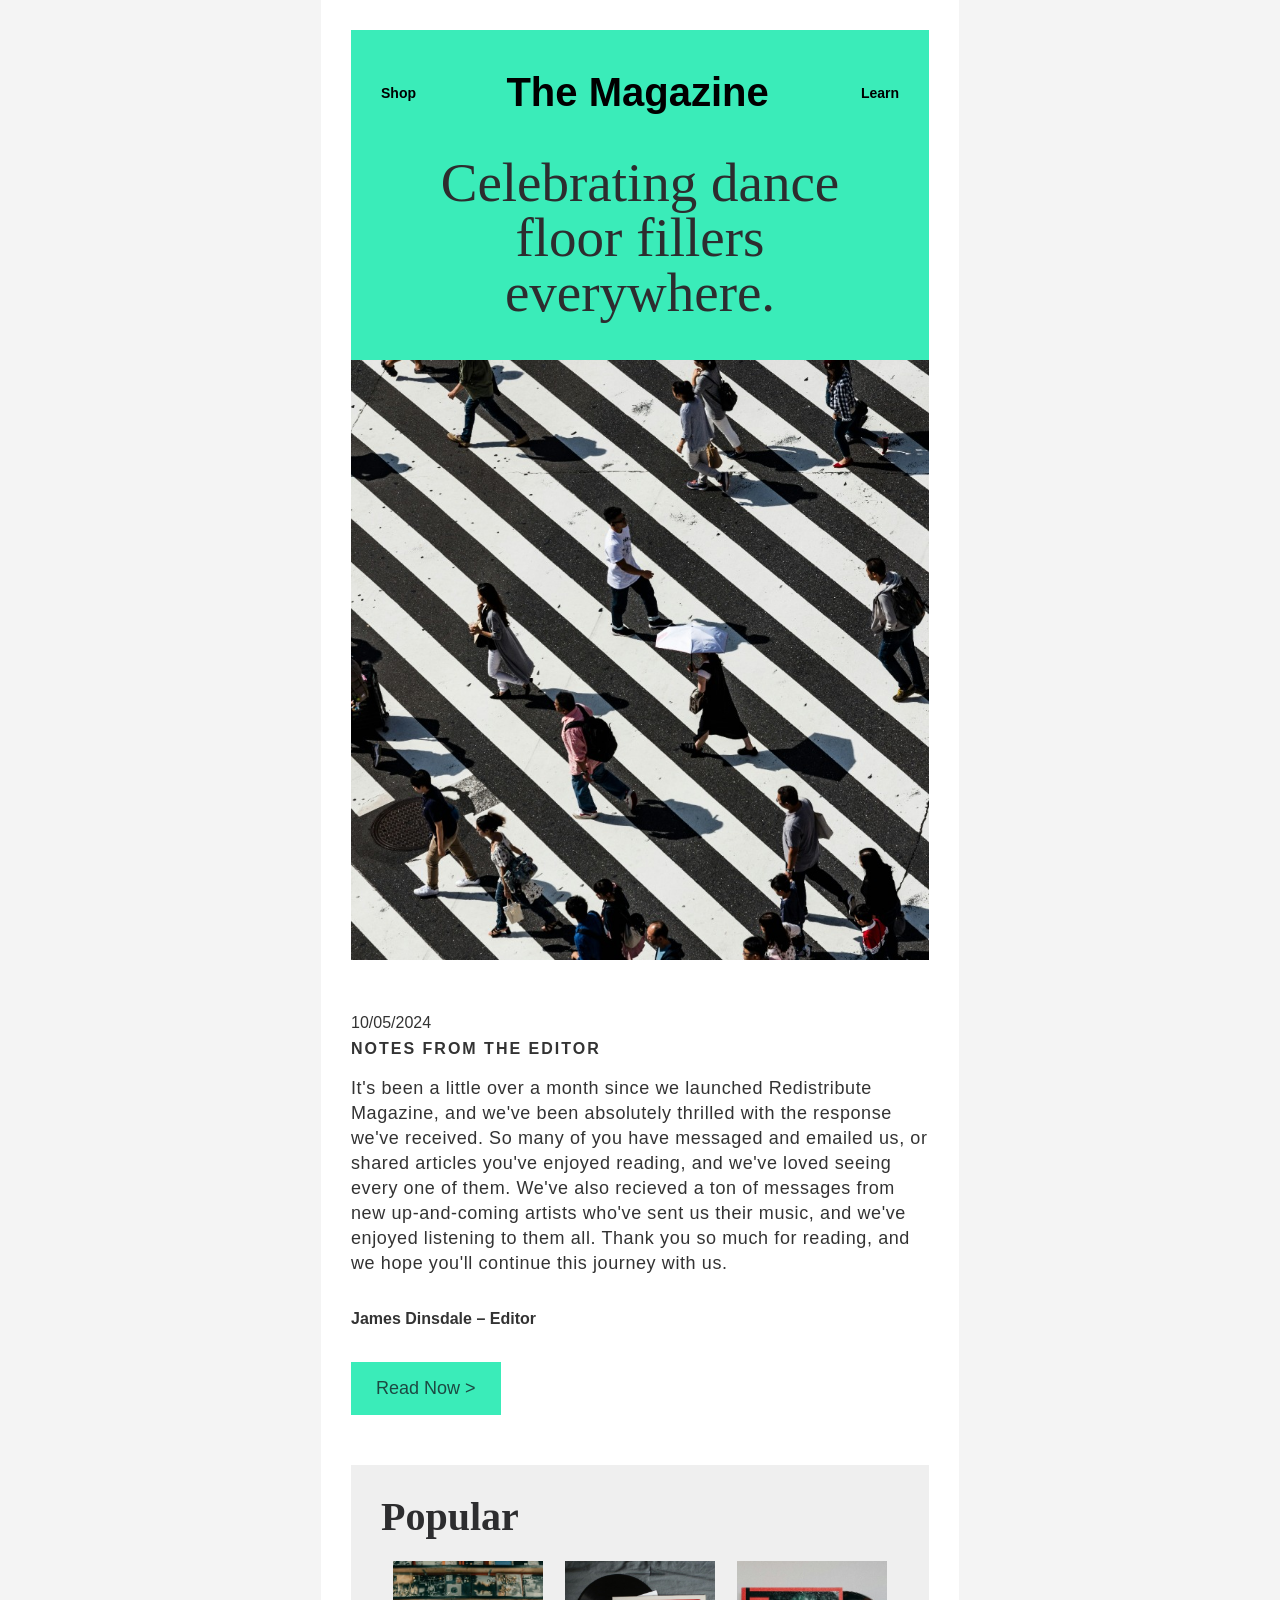
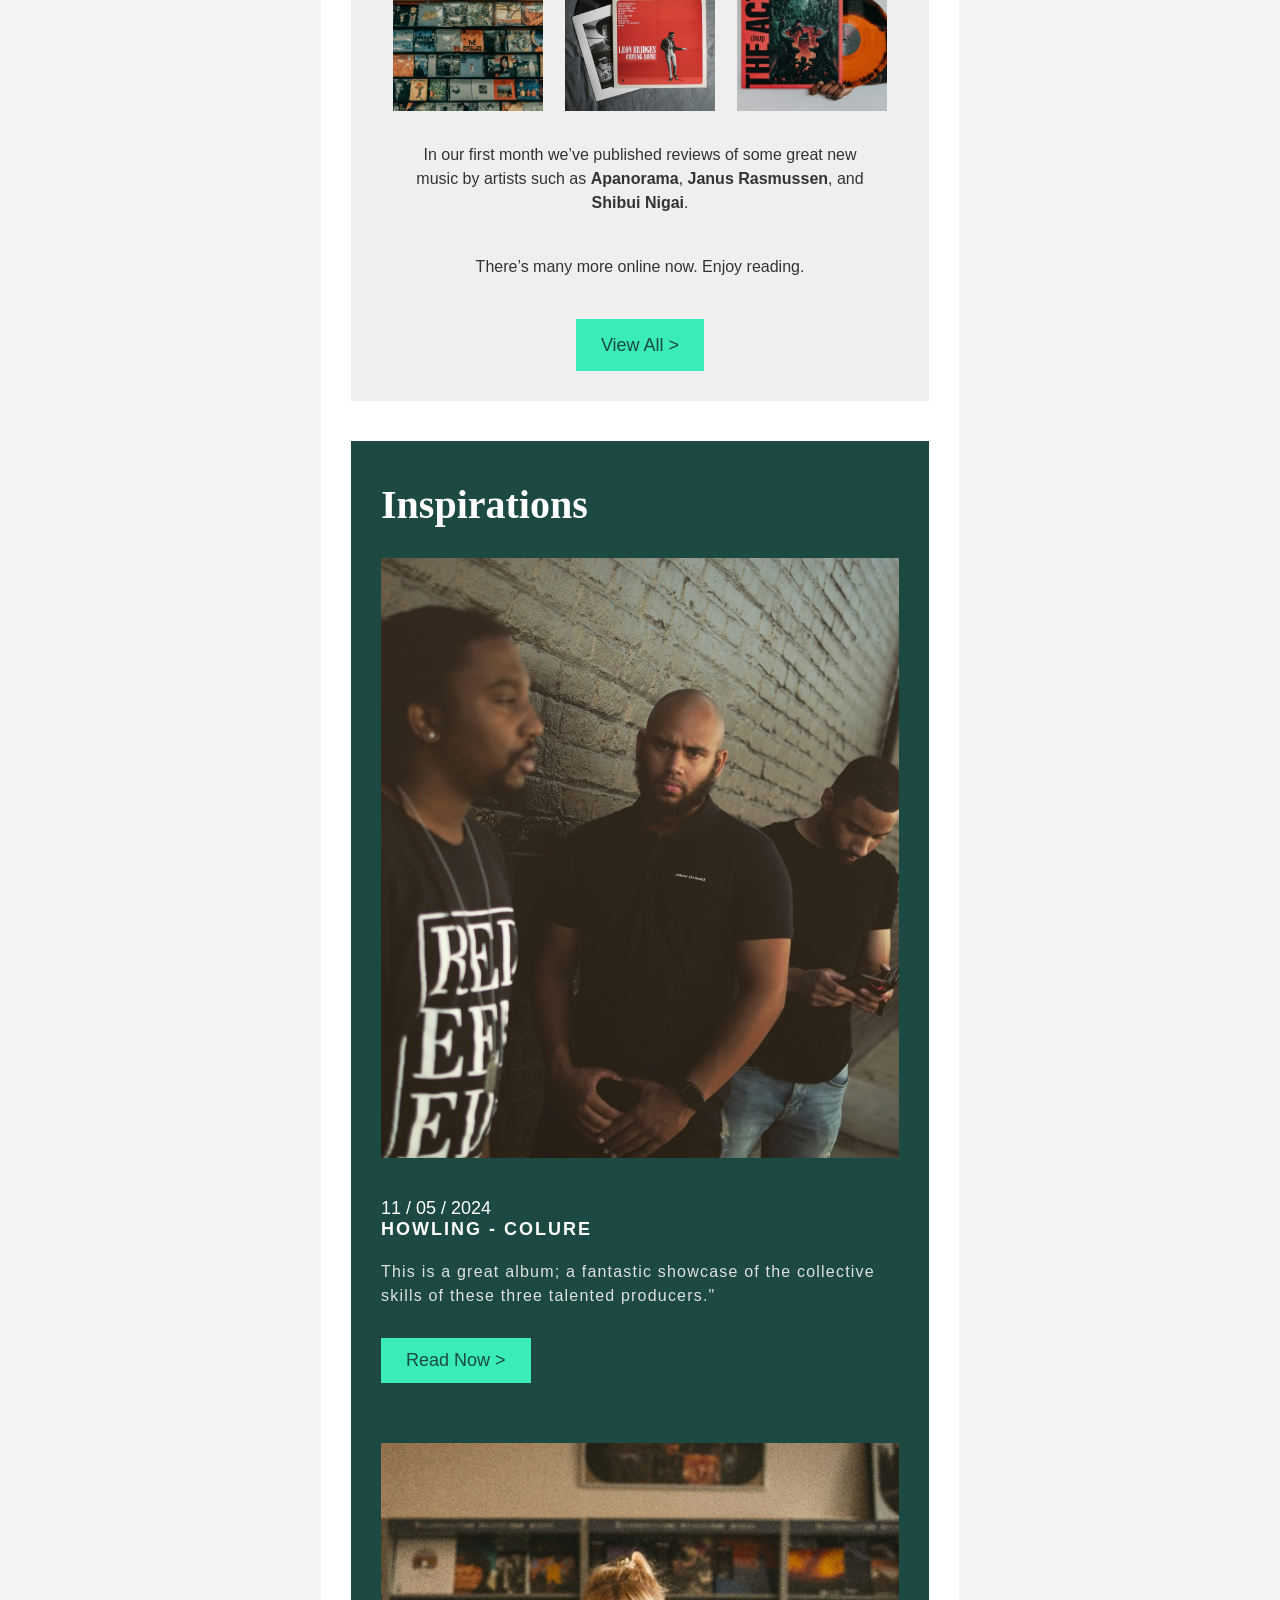
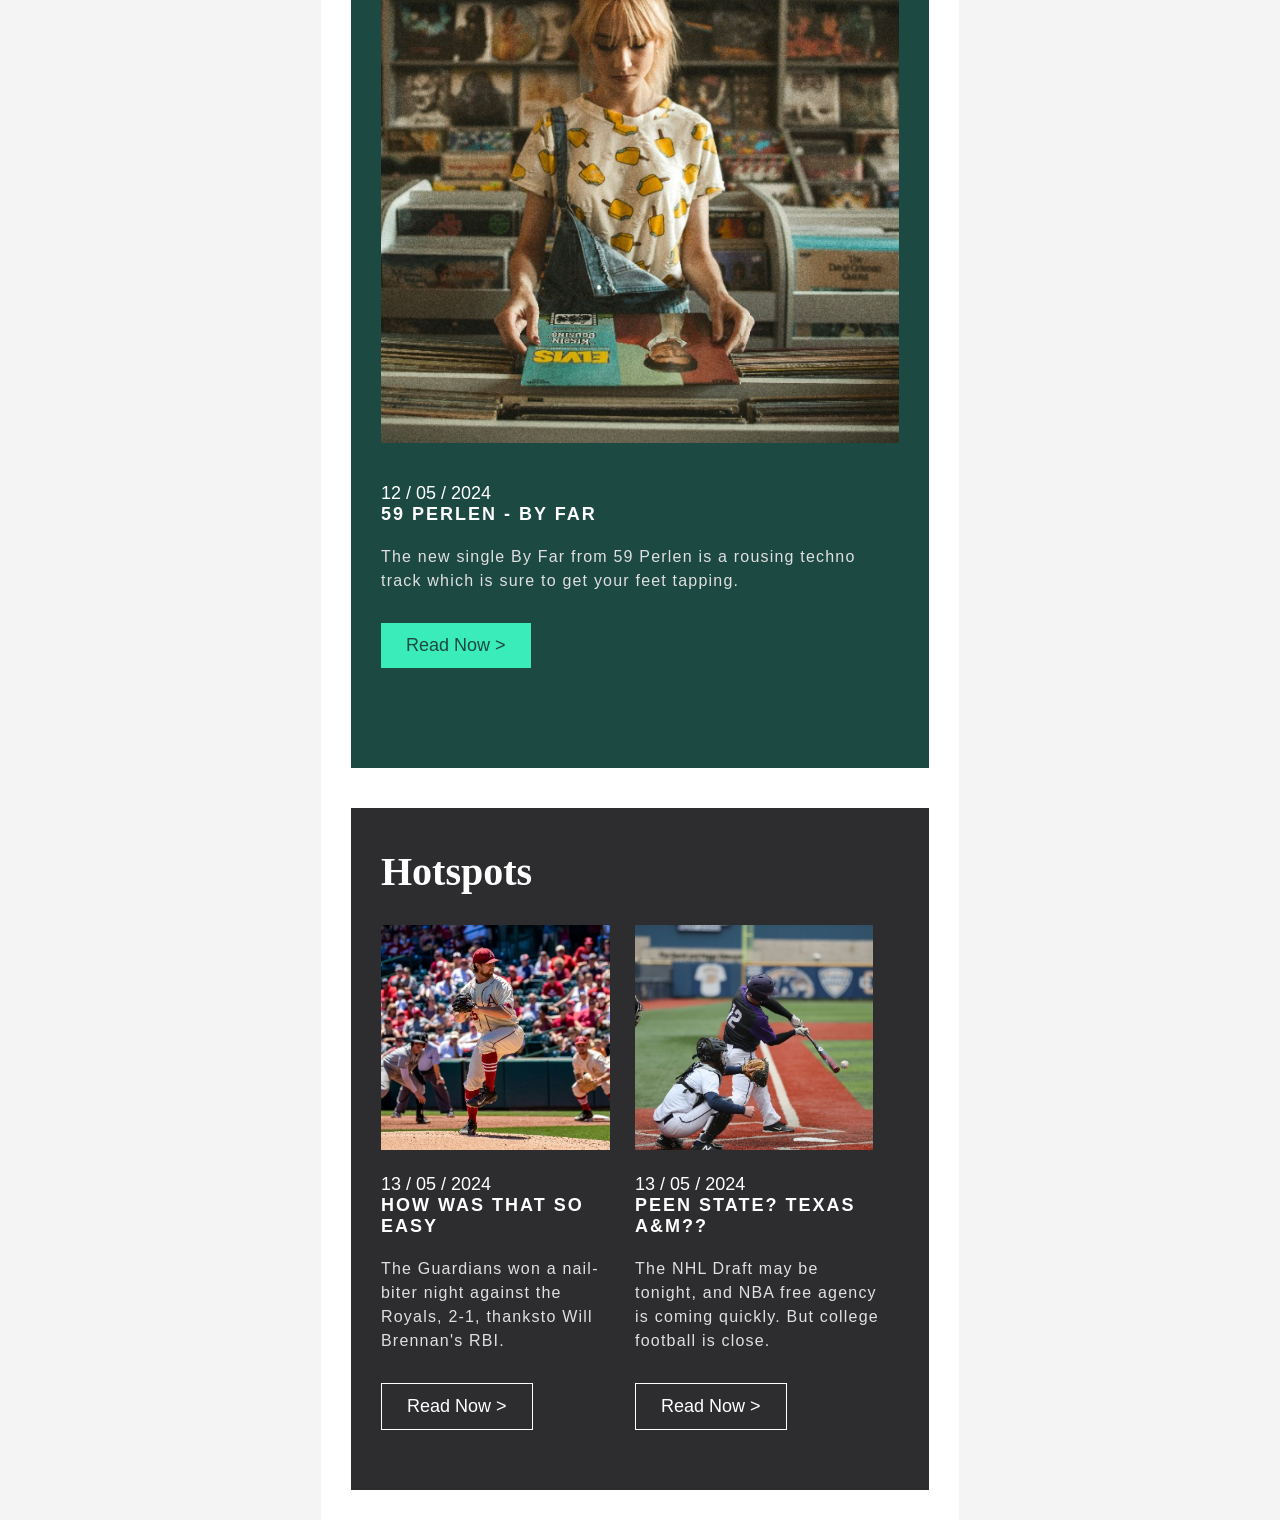
<file: Template1/index.html>
<!DOCTYPE html>
<html lang="en">
<head>
    <meta charset="UTF-8">
    <title>The Magazine Email</title>
    <meta name="viewport" content="width=device-width, initial-scale=1" />
    <link rel="stylesheet" href="style.css">

</head>
<body>

<table class="wrapper" cellpadding="0" cellspacing="0" border="0">
    <tr>
        <td align="center">

            <table class="container" cellpadding="0" cellspacing="0" border="0">

                <!-- Header -->
                <tr>
                    <td class="header">
                        <table class="header-table" cellpadding="0" cellspacing="0" border="0">
                            <tr>
                                <td class="nav nav-left">Shop</td>
                                <td class="logo">The Magazine</td>
                                <td class="nav nav-right">Learn</td>
                            </tr>
                        </table>
                    </td>
                </tr>

                <!-- Hero -->
                <tr>
                    <td class="hero">
                        <h1 class="hero-title">
                            Celebrating dance<br>
                            floor fillers<br>
                            everywhere.
                        </h1>
                    </td>
                </tr>

                <!-- Hero Image -->
                <tr>
                    <td class="image-cell">
                        <img src="img/hero.jpg" alt="Crosswalk" class="responsive-img">
                    </td>
                </tr>

                <!-- Content -->
                <tr>
                    <td class="content">
                        <p class="date">10/05/2024</p>
                        <p class="category">NOTES FROM THE EDITOR</p>

                        <p class="paragraph">
                            It's been a little over a month since we launched Redistribute Magazine,
                            and we've been absolutely thrilled with the response we've received.
                            So many of you have messaged and emailed us, or shared articles you've enjoyed reading,
                            and we've loved seeing every one of them. We've also recieved a ton of messages from new up-and-coming 
                            artists who've sent us their music, and we've enjoyed listening to them all. 
                            Thank you so much for reading, and we hope you'll continue this journey with us.
                        </p>

                        <p class="author">James Dinsdale – Editor</p>

                        <table class="button-table" cellpadding="0" cellspacing="0" border="0">
                            <tr>
                                <td>
                                    <a href="#" class="button">Read Now > </a>
                                </td>
                            </tr>
                        </table>
                    </td>
                </tr>

                <!-- Popular -->
                <tr>
                    <td class="popular">

                        <h2 class="section-title">Popular</h2>

                        <table class="popular-table">
                            <tr>
                                <td class="popular-item">
                                    <img src="img/Diskoi.jpg" alt="" class="responsive-img">
                                </td>
                                <td class="popular-item">
                                    <img src="img/Diskoi 2.jpg" alt="" class="responsive-img">
                                </td>
                                <td class="popular-item">
                                    <img src="img/Diskoi 3.jpg" alt="" class="responsive-img">
                                </td>
                            </tr>
                        </table>

                        <p class="popular-text">
                            In our first month we’ve published reviews of some great new music by artists such as
                            <strong>Apanorama</strong>, <strong>Janus Rasmussen</strong>, and <strong>Shibui Nigai</strong>.
                        </p>

                        <p class="popular-subtext">
                            There’s many more online now. Enjoy reading.
                        </p>

                        <table class="button-table view-all-table" cellpadding="0" cellspacing="0" border="0" align="center">
                            <tr>
                                <td>
                                    <a href="#" class="button">View All > </a>
                                </td>
                            </tr>
                        </table>

                    </td>
                </tr>

                <!-- Space -->
                <tr>
                    <td class="space"></td>
                </tr>

                <!-- Inspirations -->
                <tr>
                    <td class="inspirations">
                        <h2 class="section-title insp-main-title">Inspirations</h2>

                        <table class="inspirations-table" cellpadding="0" cellspacing="0" border="0">
                            <tr>
                                <td class="insp-item">
                                    <img src="img/Insp1.jpg" alt="Howling Colure" class="responsive-img">
                                </td>
                            </tr>
                            <tr>
                                <td class="insp-text-cell">
                                    <p class="inspDate">11 / 05 / 2024</p>
                                    <p class="inspTitle">HOWLING - COLURE</p>
                                    <p class="inspContent">This is a great album; a fantastic showcase of the collective skills of these three talented producers."</p>
                                    <a href="#" class="button insp-button">Read Now > </a>
                                </td>
                            </tr>
                        </table>

                        <table class="inspirations-table" cellpadding="0" cellspacing="0" border="0">
                            <tr>
                                <td class="insp-item">
                                    <img src="img/Insp2.jpg" alt="59 Perlen" class="responsive-img">
                                </td>
                            </tr>
                            <tr>
                                <td class="insp-text-cell">
                                    <p class="inspDate">12 / 05 / 2024</p>
                                    <p class="inspTitle">59 PERLEN - BY FAR</p>
                                    <p class="inspContent">The new single By Far from 59 Perlen is a rousing techno track which is sure to get your feet tapping.</p>
                                    <a href="#" class="button insp-button">Read Now > </a>
                                </td>
                            </tr>
                        </table>
                    </td>
                </tr>
            

                <!-- Space -->
                <tr>
                    <td class="space"></td>
                </tr>

                <!-- Hotspots -->
                <tr>
                    <td class="hotspot">
                        <h2 class="section-title insp-main-title">Hotspots</h2>
                        
                        <table class="hotspot-table"  cellpadding="0" cellspacing="0" border="0">
                            <tr>
                                <td>
                                    <img src="img/Baseall1.jpg" class="hotsImg" alt="Baseball">
                                    <p class="hotsDate">13 / 05 / 2024</p>
                                    <p class="hotsTitle">HOW WAS THAT SO EASY</p>
                                    <p class="hotsContent">The Guardians won a nail-biter  night against the Royals, 2-1, thanksto Will Brennan's RBI.</p>
                                    <a href="#" class="hotsButton">Read Now > </a>
                                </td>
                                <td>
                                    <img src="img/Baseall2.jpg" class="hotsImg" alt="Baseball">
                                    <p class="hotsDate">13 / 05 / 2024</p>
                                    <p class="hotsTitle">PEEN STATE? TEXAS A&M??</p>
                                    <p class="hotsContent">The NHL Draft may be tonight, and NBA free agency is coming quickly. But college football is close.</p>
                                    <a href="#" class="hotsButton">Read Now > </a>
                                </td>
                            </tr>
                        </table>

                    </td>
                </tr>   
        </td>
    </tr>
</table>

</body>
</html>
</file>
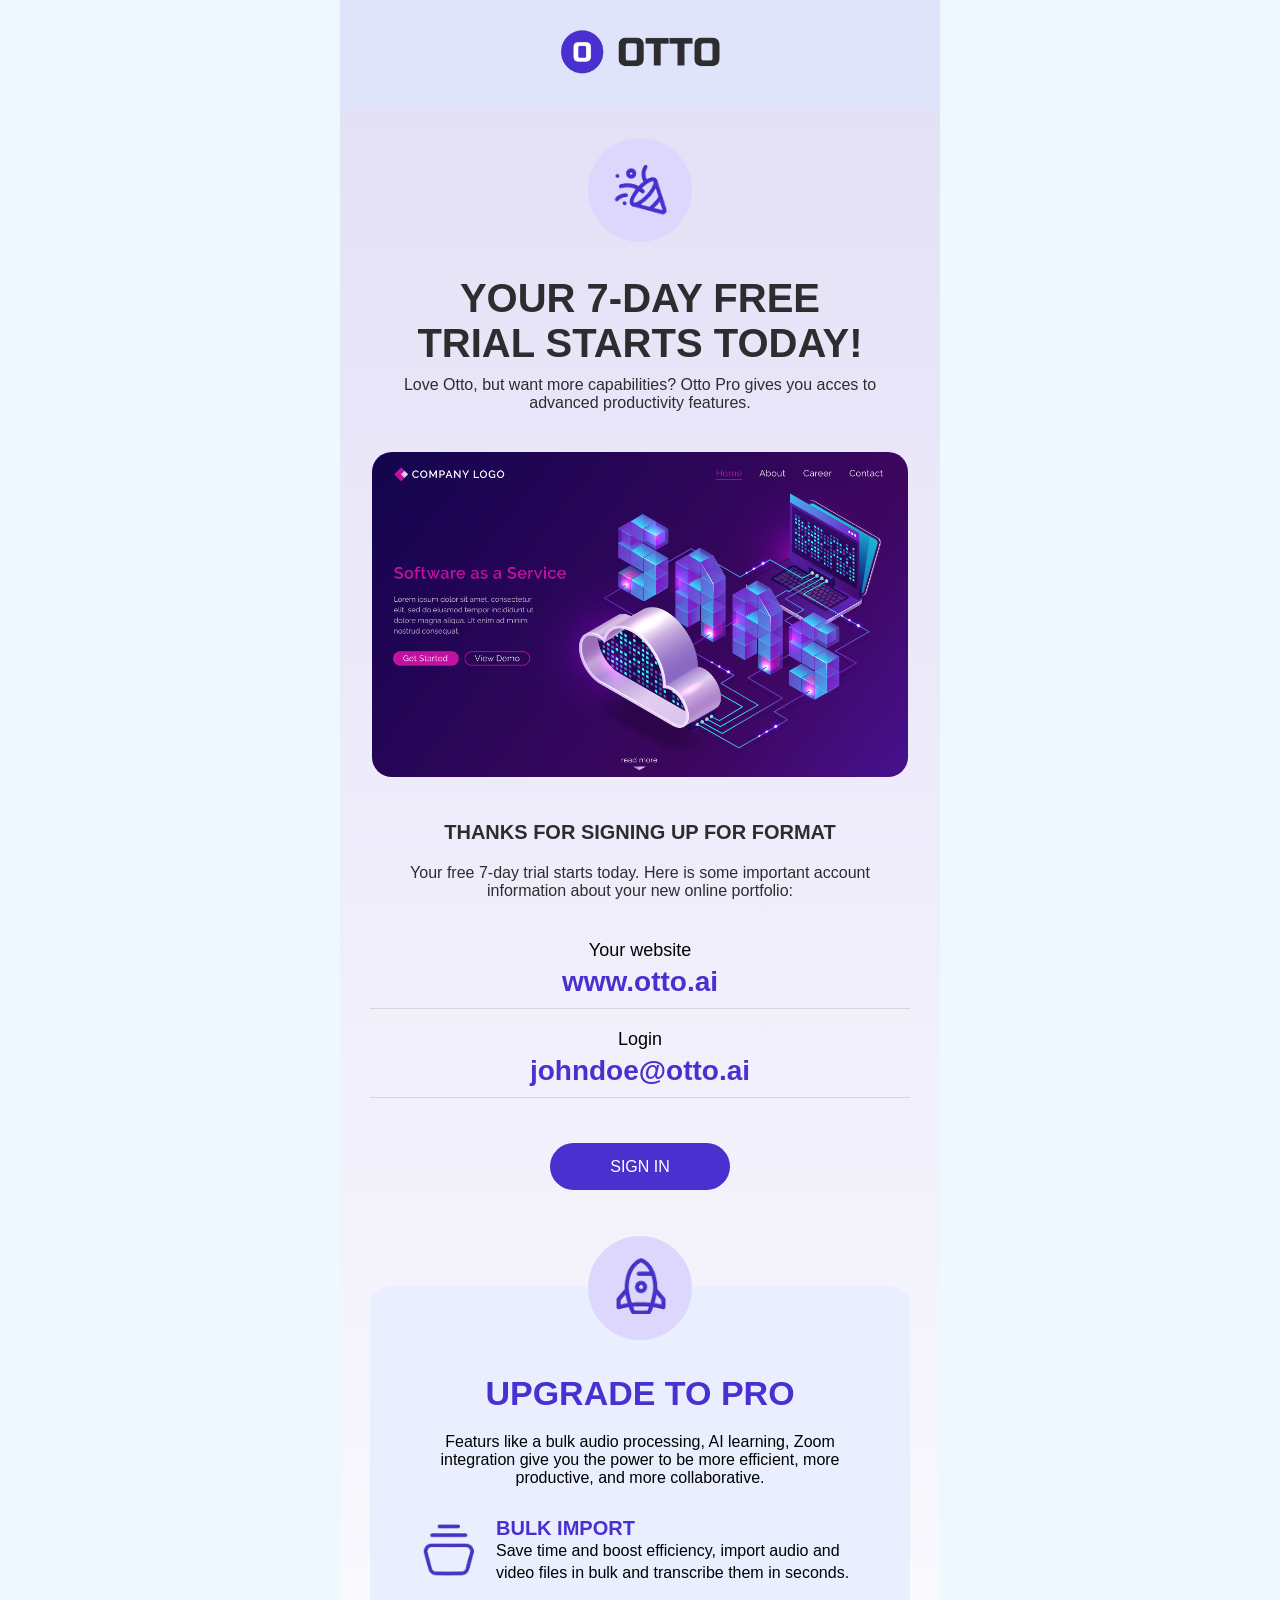
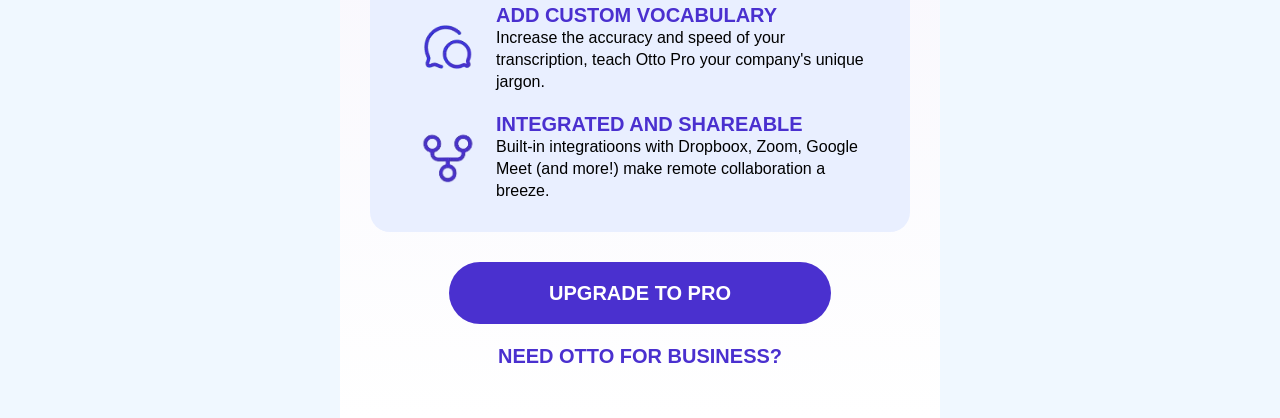
<file: Template10/index.html>
<!DOCTYPE html>
<html lang="en">
<head>
    <meta charset="UTF-8">
    <meta name="viewport" content="width=device-width, initial-scale=1.0">
    <title>OTTO</title>
    <link rel="stylesheet" href="style.css">
</head>
<body>


<table class="wrapper" cellpadding="0" cellspacing="0" border="0">
<tr>
    <td align="center">


        <table class="container" cellpadding="0" cellspacing="0" border="0">
            <tr>
                <td class="wrapLogo">
                    <img class="logo" class="logo" src="img/Logo.png" alt="">
                </td>
            </tr>
        </table>

        <table class="container1" cellpadding="0" cellspacing="0" border="0">
            <tr>
                <td class="centerParty">
                    <table class="wrapParty" cellpadding="0" cellspacing="0" border="0">
                        <tr>
                            <td class="wrapPartyImg">
                                <img class="party" src="img/imgparty.png" alt="">
                            </td>
                        </tr>
                    </table>
                </td>
            </tr>
            <tr>
                <td class="wrapHeroText">
                    <p class="heroTitle">YOUR 7-DAY FREE <br> TRIAL STARTS TODAY!</p>
                    <p class="heroText">
                        Love Otto, but want more capabilities? 
                        Otto Pro gives you acces to advanced
                        productivity features.
                    </p>
                </td>
            </tr>
            <tr>
                <td class="wrapImg1">
                    <img class="img1" src="img/img1.jpg" alt="">
                </td>
            </tr>
            <tr>
                <td class="wrapTySec">
                    <p class="subTitle">THANKS FOR SIGNING UP FOR FORMAT</p>
                    <p class="subText">
                        Your free 7-day trial starts today. Here is some important
                        account information about your new online portfolio:
                    </p>
                </td>
            </tr>
            <tr>
                <td class="wrapContact">
                    <table class="contact" cellpadding="0" cellspacing="0" border="0">
                        <tr>
                            <td class="wrapConInfo">
                                <p class="conTitle">Your website</p>
                                <p class="conText">www.otto.ai</p>
                            </td>
                        </tr>
                        <tr>
                            <td class="wrapConInfo">
                                <p class="conTitle">Login</p>
                                <p class="conText">johndoe@otto.ai</p>
                            </td>
                        </tr>
                        <tr>
                            <td class="wrapConInfo1">
                                <a class="signBtn" href="">SIGN IN</a>
                            </td>
                        </tr>
                    </table>
                </td>
            </tr>
            <tr>
                <td class="spacer">
                    <p></p>
                </td>
            </tr>
            <tr>
                <td class="centerPro">
                    <table class="wrapPro" cellpadding="0" cellspacing="0" border="0">
                        <tr>
                            <td class="wrapProImg">
                                <img class="pro" src="img/imgrocket.png" alt="">
                            </td>
                        </tr>
                    </table>
                    <table class="wrapCard" cellpadding="0" cellspacing="0" border="0">
                        <tr>
                            <td class="wrapCardDis">
                                <p class="cardTitle">UPGRADE TO PRO</p>
                                <p class="cardText">
                                    Featurs like a bulk audio processing, AI learning, Zoom
                                    integration give you the power to be more efficient, more
                                    productive, and more collaborative.
                                </p>
                            </td>
                        </tr>
                        <tr>
                            <td>
                                <table class="wrapFeatures" cellpadding="0" cellspacing="0" border="0">
                                    <tr>
                                        <td class="wrapFeature">
                                            <table cellpadding="0" cellspacing="0" border="0">
                                                <tr>
                                                    <td>
                                                        <img class="imgCard" src="img/imgimport.png" alt="">
                                                    </td>
                                                    <td class="wrapFeatureCon">
                                                        <p class="featureTitle">BULK IMPORT</p>
                                                        <p class="featureText">
                                                            Save time and boost efficiency, import audio and
                                                            video files in bulk and transcribe them in seconds.
                                                        </p>
                                                    </td>
                                                </tr>
                                            </table>
                                        </td>  
                                    </tr>
                                    <tr>
                                        <td class="wrapFeature">
                                            <table cellpadding="0" cellspacing="0" border="0">
                                                <tr>
                                                    <td>
                                                        <img class="imgCard" src="img/imgvocabulary.png" alt="">
                                                    </td>
                                                    <td class="wrapFeatureCon">
                                                        <p class="featureTitle">ADD CUSTOM VOCABULARY</p>
                                                        <p class="featureText">
                                                            Increase the accuracy and speed of your transcription,
                                                            teach Otto Pro your company's unique jargon.
                                                        </p>
                                                    </td>
                                                </tr>
                                            </table>
                                        </td>
                                    </tr>
                                    <tr>
                                        <td class="wrapFeature">
                                            <table cellpadding="0" cellspacing="0" border="0">
                                                <tr>
                                                    <td>
                                                        <img class="imgCard" src="img/imgshareable.png" alt="">
                                                    </td>
                                                    <td class="wrapFeatureCon">
                                                        <p class="featureTitle">INTEGRATED AND SHAREABLE</p>
                                                        <p class="featureText">
                                                            Built-in integratioons with Dropboox, Zoom, Google
                                                            Meet (and more!) make remote collaboration a breeze.
                                                        </p>
                                                    </td>
                                                </tr>
                                            </table>
                                        </td>
                                    </tr>
                                </table>
                            </td>
                        </tr>
                    </table>
                </td>
            </tr>

            <tr>
                <td class="wrapBtns">
                    <table class="wrapBtnsTable" cellpadding="0" cellspacing="0" border="0">
                        <tr>
                            <td class="wrapBtn">
                                <a class="lastBtn" href="##">UPGRADE TO PRO</a>
                            </td>
                        </tr>
                        <tr>                 
                            <td class="wrapBtn">
                                <p class="lastBusinessBtn">NEED OTTO FOR BUSINESS?</p>
                            </td>
                        </tr>
                    </table>
                </td>
            </tr>

        </table>



    </td>
</tr>
</table>


</body>
</html>
</file>
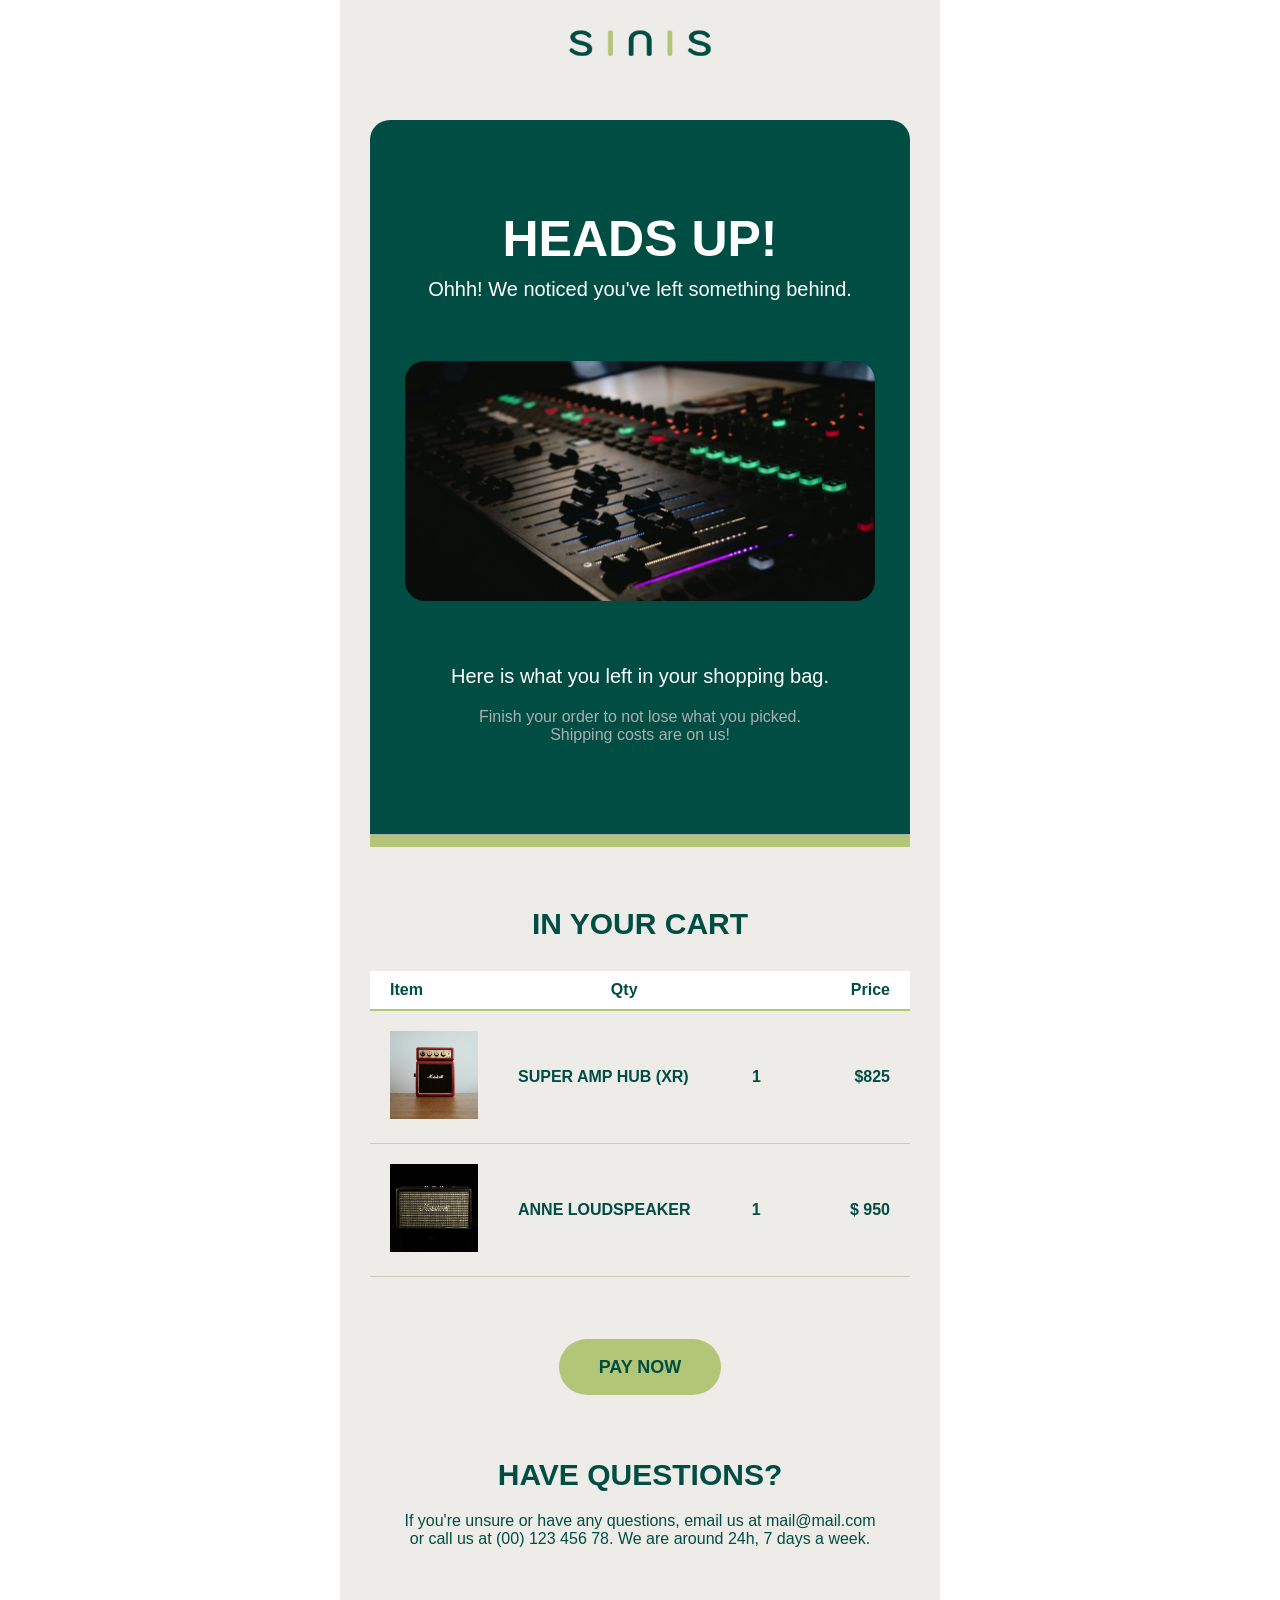
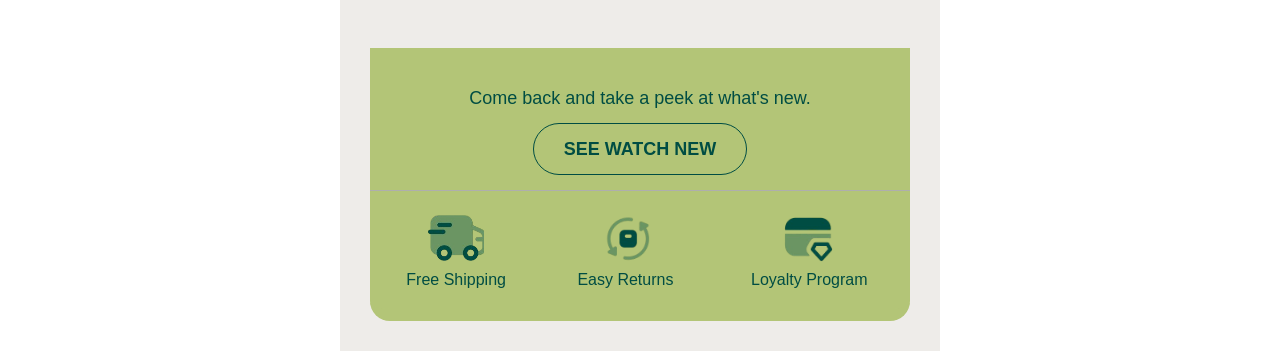
<file: Template11/index.html>
<!DOCTYPE html>
<html lang="en">
<head>
    <meta charset="UTF-8">
    <meta name="viewport" content="width=device-width, initial-scale=1.0">
    <title>OTTO</title>
    <link rel="stylesheet" href="style.css">
</head>
<body>


<table class="wrapper" cellpadding="0" cellspacing="0" border="0">
<tr>
    <td align="center">

        <table class="container" cellpadding="0" cellspacing="0" border="0">
            <tr>
                <td class="wrapLogo">
                    <img class="logo" class="logo" src="img/Logo.png" alt="">
                </td>
            </tr>
        </table>


        <table class="container1" cellpadding="0" cellspacing="0" border="0">
            <tr>
                <td class="wrapGreenSection">
                    <table class="greenSection" cellpadding="0" cellspacing="0" border="0">
                        <tr>
                            <td class="wrapCon">
                                <p class="title">HEADS UP!</p>
                                <p class="subtitle">Ohhh! We noticed you've left something behind.</p>
                                <img class="img1" src="img/img1.jpg" alt="">
                                <p class="secTitle">Here is what you left in your shopping bag.</p>
                                <p class="secSubTitle">
                                    Finish your order to not lose what you picked.
                                    Shipping costs are on us!
                                </p>
                            </td>
                        </tr>
                    </table>
                </td>
            </tr>
        </table>


        <table class="container2" cellpadding="0" cellspacing="0" border="0">
            <tr>
                <td class="wrapSecTitle">
                    <p class="inCart">IN YOUR CART</p>
                </td>
            </tr>
            <tr>
                <td class="wrapItems">
                    <table class="wrapItemsTable" cellpadding="0" cellspacing="0" border="0">
                        <tr>
                            <td>
                                <p class="navCart left">Item</p>
                            </td>
                            <td>
                                <p class="navCart">Qty</p>
                            </td>
                            <td>
                                <p class="navCart right">Price</p>
                            </td>
                        </tr>
                    </table>
                    <table class="wrapItem" cellpadding="0" cellspacing="0" border="0">
                        <tr>
                            <td class="wrapImgItem">
                                <table cellpadding="0" cellspacing="0" border="0">
                                    <tr>
                                        <td>
                                            <img class="imgItem" src="img/img2.jpg" alt="">
                                        </td>
                                        <td>
                                            <p class="itemDisc">SUPER AMP HUB (XR)</p>
                                        </td>
                                    </tr>
                                </table>
                            </td>
                            <td>
                                <p class="qty">1</p>
                            </td>
                            <td>
                                <p class="price">$825</p>
                            </td>
                        </tr>
                    </table>
                    <table class="wrapItem" cellpadding="0" cellspacing="0" border="0">
                        <tr>
                            <td class="wrapImgItem">
                                <table cellpadding="0" cellspacing="0" border="0">
                                    <tr>
                                        <td>
                                            <img class="imgItem" src="img/img3.jpg" alt="">
                                        </td>
                                        <td>
                                            <p class="itemDisc">ANNE LOUDSPEAKER</p>
                                        </td>
                                    </tr>
                                </table>
                            </td>
                            <td>
                                <p class="qty">1</p>
                            </td>
                            <td>
                                <p class="price">$ 950</p>
                            </td>
                        </tr>
                    </table>
                </td>
            </tr>
        </table>


        <table class="container3" cellpadding="0" cellspacing="0" border="0">
            <tr>
                <td class="wrapPayBtn">
                    <a class="payBtn" href="#">PAY NOW</a>
                </td>
            </tr>
            <tr>
                <td class="wrapQuestions">
                    <p class="question">HAVE QUESTIONS?</p>
                    <p class="queDesc">
                        If you're unsure or have any questions, email us at mail@mail.com
                        or call us at (00) 123 456 78. We are around 24h, 7 days a week.
                    </p>
                </td>
            </tr>
        </table>

        
        <table class="container4" cellpadding="0" cellspacing="0" border="0">
            <tr>
                <td class="wrapLightGreenSection">
                    <table class="lightGreenSection" cellpadding="0" cellspacing="0" border="0">
                        <tr>
                            <td class="wrapCon">
                                <p class="footerTitle">Come back and take a peek at what's new.</p>
                                <a class="footerBtn" href="#">SEE WATCH NEW</a>
                            </td>
                        </tr>
                        <tr>
                            <td>
                                <table class="policy" cellpadding="0" cellspacing="0" border="0">
                                    <tr>
                                        <td class="wrapDeliv">
                                            <img class="footerImg" src="img/Van.png" alt="">
                                            <p class="footerText">Free Shipping</p>
                                        </td>
                                        <td class="wrapDeliv">
                                            <img class="footerImg" src="img/Return.png" alt="">
                                            <p class="footerText">Easy Returns</p>
                                        </td>
                                        <td class="wrapDeliv">
                                            <img class="footerImg" src="img/Program.png" alt="">
                                            <p class="footerText">Loyalty Program</p>
                                        </td>
                                    </tr>
                                </table>
                            </td>
                        </tr>
                    </table>
                </td>
            </tr>
        </table>

    </td>
</tr>
</table>
</body>
</html>
</file>
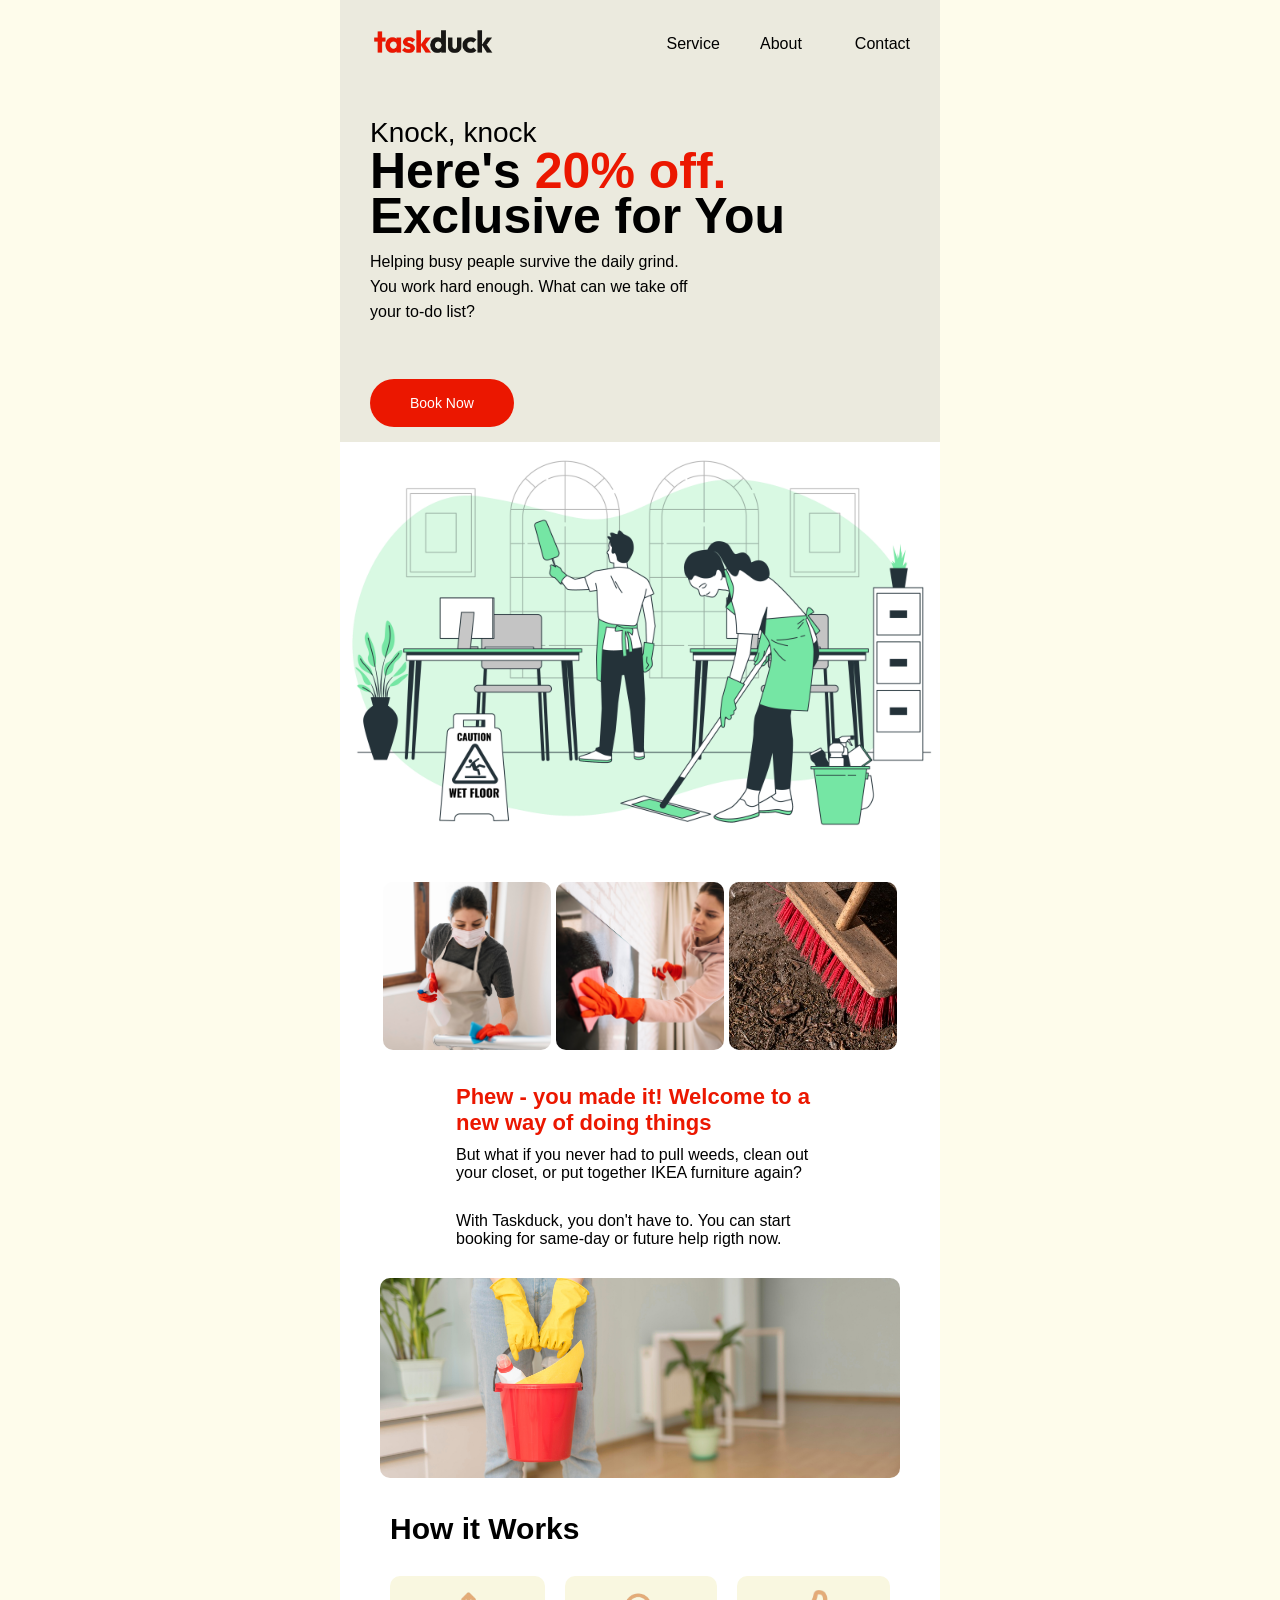
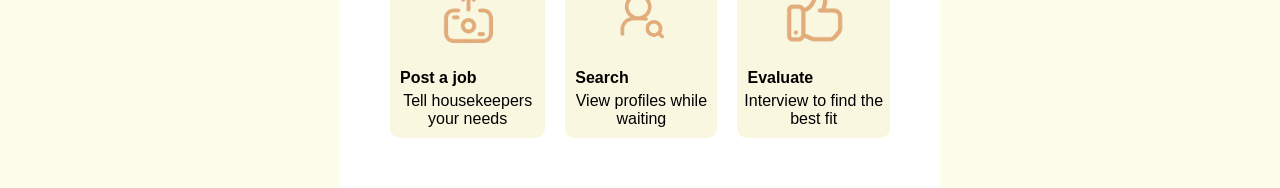
<file: Template12/index.html>
<!DOCTYPE html>
<html lang="en">
<head>
    <meta charset="UTF-8">
    <meta name="viewport" content="width=device-width, initial-scale=1.0">
    <title>OTTO</title>
    <link rel="stylesheet" href="style.css">
</head>
<body>


<table class="wrapper" cellpadding="0" cellspacing="0" border="0">
<tr>
    <td align="center">

        <table class="container" cellpadding="0" cellspacing="0" border="0">
            <tr>
                <td class="wrapLogo">
                    <a href="##"><img class="logo" src="img/Logo.png" alt=""></a>
                </td>
                <td class="wrapNavSec">
                    <table class="navSec" cellpadding="0" cellspacing="0" border="0">
                        <tr>
                            <td class="wrapNav">
                                <a class="navCat" href="#">Service</a>
                            </td>
                            <td class="wrapNav">
                                <a class="navCat" href="#">About</a>
                            </td>
                            <td class="wrapNav">
                                <a class="navCat" href="#">Contact</a>
                            </td>
                        </tr>
                    </table>
                </td>
            </tr>
        </table>


        <table class="container1" cellpadding="0" cellspacing="0" border="0">
            <tr>
                <td class="heroSection">
                    <p class="preTitle">Knock, knock</p>
                    <p class="title">Here's <span>20% off.</span> Exclusive for You</p>
                    <p class="content">
                        Helping busy peaple survive the daily grind.
                        You work hard enough. What can we take off
                        your to-do list?
                    </p>
                </td>
            </tr>
            <tr>
                <td class="wrapHeroBtn">
                    <a class="heroBtn" href="">Book Now</a>
                </td>
            </tr>
            <tr>
                <td class="wrapHeroImg">
                    <img class="img1" src="img/img1.jpg" alt="">
                </td>
            </tr>
        </table>


        <table class="container2" cellpadding="0" cellspacing="0" border="0">
            <tr>
                <td>
                    <table class="wrapSideImgs" cellpadding="0" cellspacing="0" border="0">
                        <tr>
                            <td>
                                <img class="sideImgs" src="img/img2.jpg" alt="">
                            </td>
                            <td>
                                <img class="sideImgs" src="img/img3.jpg" alt="">
                            </td>
                            <td>
                                <img class="sideImgs" src="img/img4.jpg" alt="">
                            </td>
                        </tr>
                    </table>
                </td>
            </tr>
            <tr>
                <td class="wrapTextCon">
                    <p class="first">
                        Phew - you made it! Welcome to a new way of doing things
                    </p>
                    <p class="second">
                        But what if you never had to pull weeds, clean out your
                        closet, or put together IKEA furniture again?
                    </p>
                    <p class="third">
                        With Taskduck, you don't have to. You can start booking
                        for same-day or future help rigth now.
                    </p>
                </td>
            </tr>
            <tr>
                <td>
                    <img class="img5" src="img/img5.jpg" alt="">
                </td>
            </tr>
            <tr>
                <td>
                    <p class="cardSectionTitle">How it Works</p>
                    <table class="wrapCardSection" cellpadding="0" cellspacing="0" border="0">
                        <tr>
                            <td class="wrapCardItem">
                                <table class="cardItem" cellpadding="0" cellspacing="0" border="0">
                                    <tr>
                                        <td class="wrapCon">
                                            <img class="imgCardItem" src="img/camera.png" alt="">
                                            <p class="cardTitle">Post a job</p>
                                            <p class="cardText">Tell housekeepers your needs</p>
                                        </td>
                                    </tr>
                                </table>
                            </td>
                            <td class="wrapCardItem">
                                <table class="cardItem" cellpadding="0" cellspacing="0" border="0">
                                    <tr>
                                        <td class="wrapCon">
                                            <img class="imgCardItem" src="img/person.png" alt="">
                                            <p class="cardTitle">Search</p>
                                            <p class="cardText">View profiles while waiting</p>
                                        </td>
                                    </tr>
                                </table>
                            </td>
                            <td class="wrapCardItem">
                                <table class="cardItem" cellpadding="0" cellspacing="0" border="0">
                                    <tr>
                                        <td class="wrapCon">
                                            <img class="imgCardItem" src="img/hand.png" alt="">
                                            <p class="cardTitle">Evaluate</p>
                                            <p class="cardText">Interview to find the best fit</p>
                                        </td>
                                    </tr>
                                </table>
                            </td>
                        </tr>
                    </table>
                </td>
            </tr>
        </table>

    </td>
</tr>
</table>
</body>
</html>
</file>
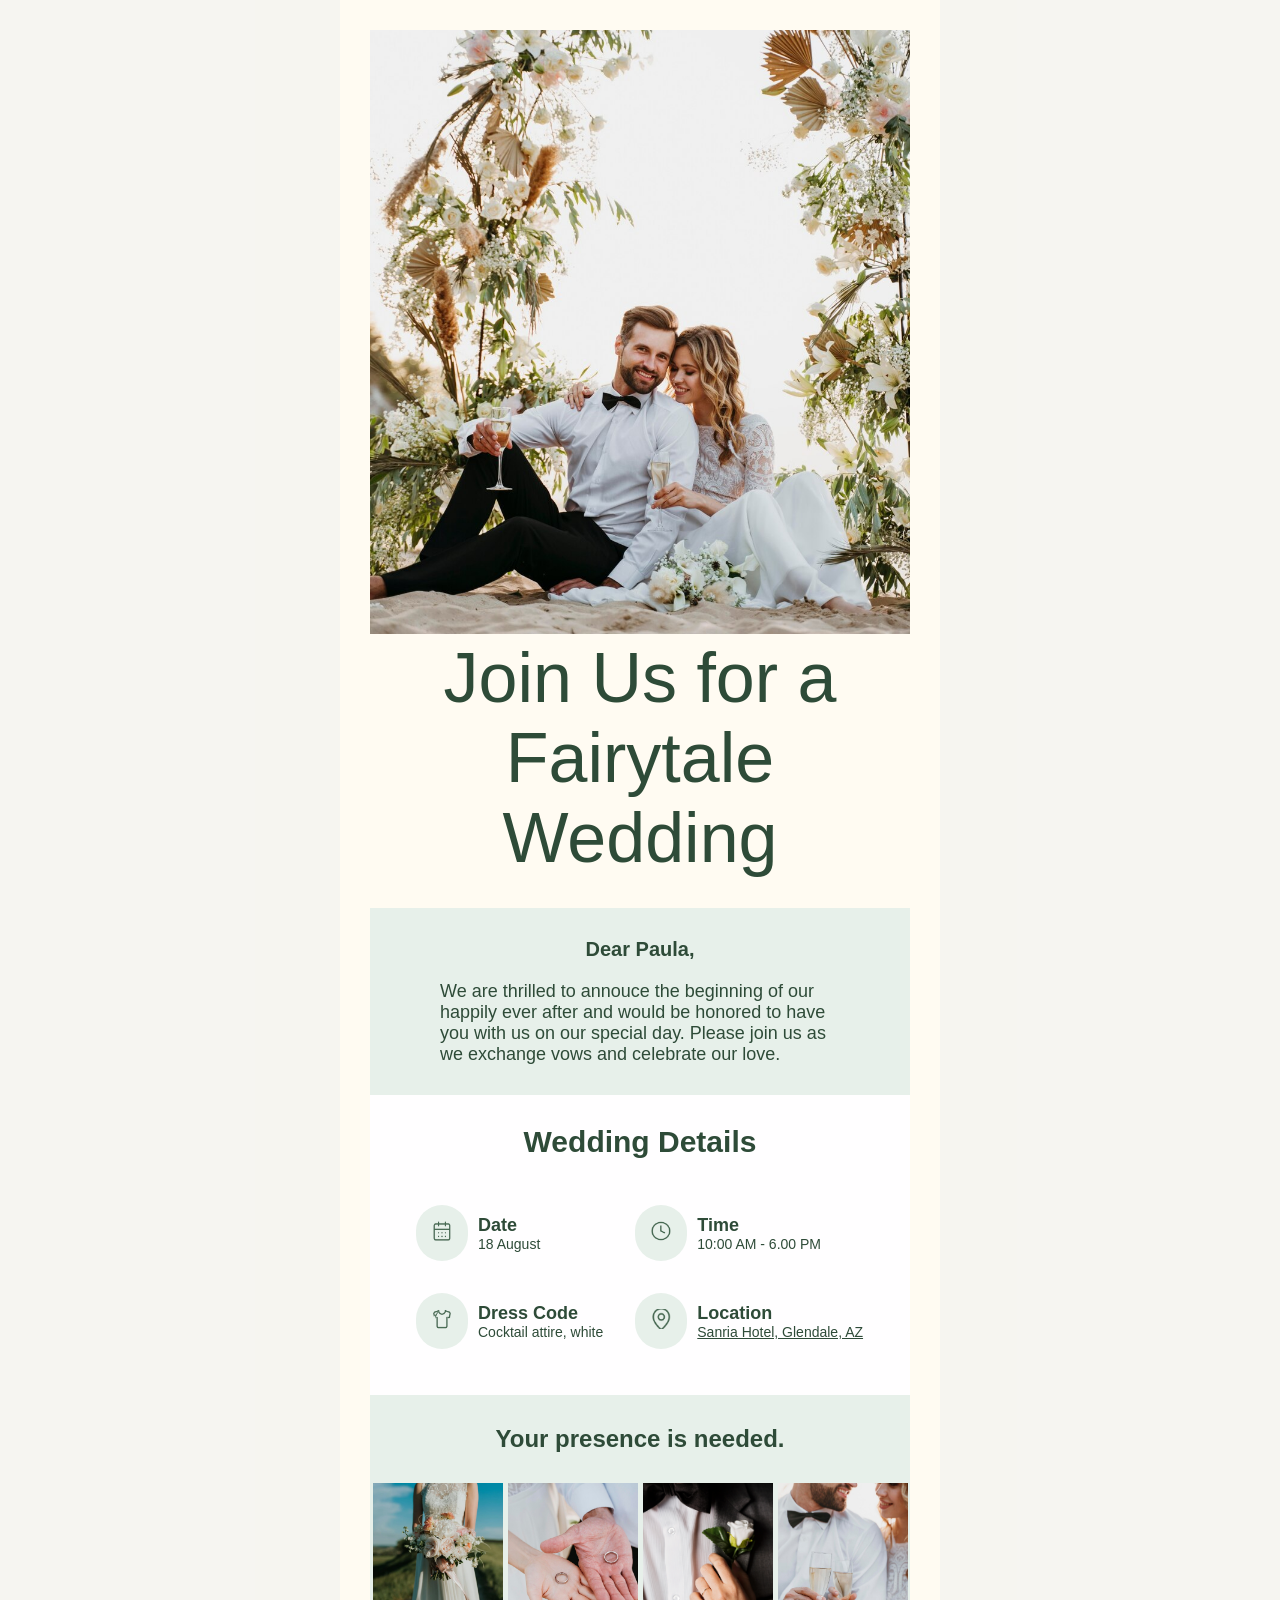
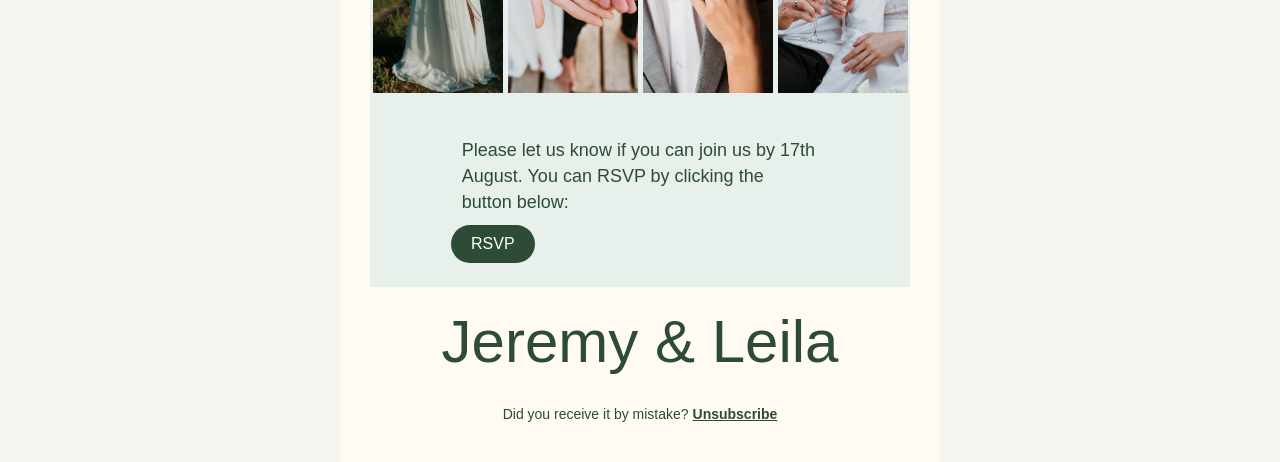
<file: Template13/index.html>
<!DOCTYPE html>
<html lang="en">
<head>
    <meta charset="UTF-8">
    <meta name="viewport" content="width=device-width, initial-scale=1.0">
    <title>Fairytail</title>
    <link rel="stylesheet" href="style.css">
</head>
<body>


<table class="wrapper" cellpadding="0" cellspacing="0" border="0">
<tr>
    <td align="center">

        <table class="container" cellpadding="0" cellspacing="0" border="0">
            <tr>
                <td>
                    <img class="img1" src="img/img1.png" alt="">
                </td>
            </tr>
            <tr>
                <td class="wrapTitle">
                    <p class="title">
                        Join Us for a Fairytale Wedding
                    </p>
                </td>
            </tr>
        </table>


        <!-- Section 1 -->
        <table class="container2" cellpadding="0" cellspacing="0" border="0"q>
            <tr>
                <td class="wrapSecOne">
                    <p class="secOneTitle">Dear Paula,</p>
                    <p class="secOneSubtitle">
                        We are thrilled to annouce the beginning of our happily
                        ever after and would be honored to have you with us on 
                        our special day. Please join us as we exchange vows and
                        celebrate our love.
                    </p>
                </td>
            </tr>
        </table>
        <table class="container3" cellpadding="0" cellspacing="0" border="0">
            <tr>
                <td class="wrapSecTwo">
                    <p class="secTwoTitle">Wedding Details</p>
                </td>
            </tr>
            <tr>
                <td class="wrapSecTwoCard">
                    <table cellpadding="0" cellspacing="0" border="0">
                        <tr>
                            <td>
                                <table class="secTwo" cellpadding="0" cellspacing="0" border="0">
                                    <tr>
                                        <td class="wrapSmallImg">
                                            <img class="smallImg" src="img/date.png" alt="">
                                        </td>
                                        <td class="wrapSecText">
                                            <p class="secTextTitle">Date</p>
                                            <p class="secText">18 August</p>
                                        </td>
                                    </tr>
                                </table>
                            </td>
                            <td>
                                <table class="secTwo" cellpadding="0" cellspacing="0" border="0">
                                    <tr>
                                        <td class="wrapSmallImg">
                                            <img class="smallImg" src="img/clock.png" alt="">
                                        </td>
                                        <td class="wrapSecText">
                                            <p class="secTextTitle">Time</p>
                                            <p class="secText">10:00 AM - 6.00 PM</p>
                                        </td>
                                    </tr>
                                </table>
                            </td>
                        </tr>
                        <tr>
                            <td>
                                <table class="secTwo" cellpadding="0" cellspacing="0" border="0">
                                    <tr>
                                        <td class="wrapSmallImg">
                                            <img class="smallImg" src="img/T-Shirt.png" alt="">
                                        </td>
                                        <td class="wrapSecText">
                                            <p class="secTextTitle">Dress Code</p>
                                            <p class="secText">Cocktail attire, white</p>
                                        </td>
                                    </tr>
                                </table>
                            </td>
                            <td>
                                <table class="secTwo" cellpadding="0" cellspacing="0" border="0">
                                    <tr>
                                        <td class="wrapSmallImg">
                                            <img class="smallImg" src="img/gps.png" alt="">
                                        </td>
                                        <td class="wrapSecText">
                                            <p class="secTextTitle">Location</p>
                                            <p class="secText"> 
                                                <span class="location">Sanria Hotel, Glendale, AZ</span>
                                            </p>
                                        </td>
                                    </tr>
                                </table>
                            </td>
                        </tr>
                    </table>
                </td>
            </tr>
        </table>
        <table class="container4" cellpadding="0" cellspacing="0" border="0">
            <tr>
                <td class="wrapSecThreeTitle">
                    <p class="secTitle">Your presence is needed.</p>
                </td>
            </tr>
            <tr>
                <td class="wrapSecThree">
                    <table class="wrapImgSec" cellpadding="0" cellspacing="0" border="0">
                        <tr>
                            <td>
                                <img class="imgSec" src="img/img2.png" alt="">
                            </td>
                            <td>
                                <img class="imgSec" src="img/img3.png" alt="">
                            </td>
                            <td>
                                <img class="imgSec" src="img/img4.png" alt="">
                            </td>
                            <td>
                                <img class="imgSec" src="img/img5.png" alt="">
                            </td>
                        </tr>

                    </table>
                </td>
            </tr>
            <tr>
                <td class="wrapSecTextFinal">
                    <p class="secTextFinal textFinal">
                        Please let us know if you can join us by 17th August. 
                        You can RSVP by clicking the button below:
                    </p>
                </td>
            </tr>
            <tr>
                <td class="wrapFinalBtn">
                    <table class="tbwrapSecbtnFinal" cellpadding="0" cellspacing="0" border="0">
                        <tr>
                            <td class="wrapSecbtnFinal">
                                <a class="secbtnFinal btnFinal" href="#">RSVP</a>
                            </td>
                        </tr>
                    </table>
                </td>
            </tr>
        </table>

        <table class="wrapSecFooter" cellpadding="0" cellspacing="0" border="0">
            <tr>
                <td class="wrapFooter">
                    <p class="footerTitle">Jeremy & Leila</p>
                    <p class="footerUnsub">
                        Did you receive it by mistake? <a class="footerLink" href="#">Unsubscribe</a>
                    </p>
                </td>
            </tr>
        </table>

    </td>
</tr>
</table>
</body>
</html>
</file>
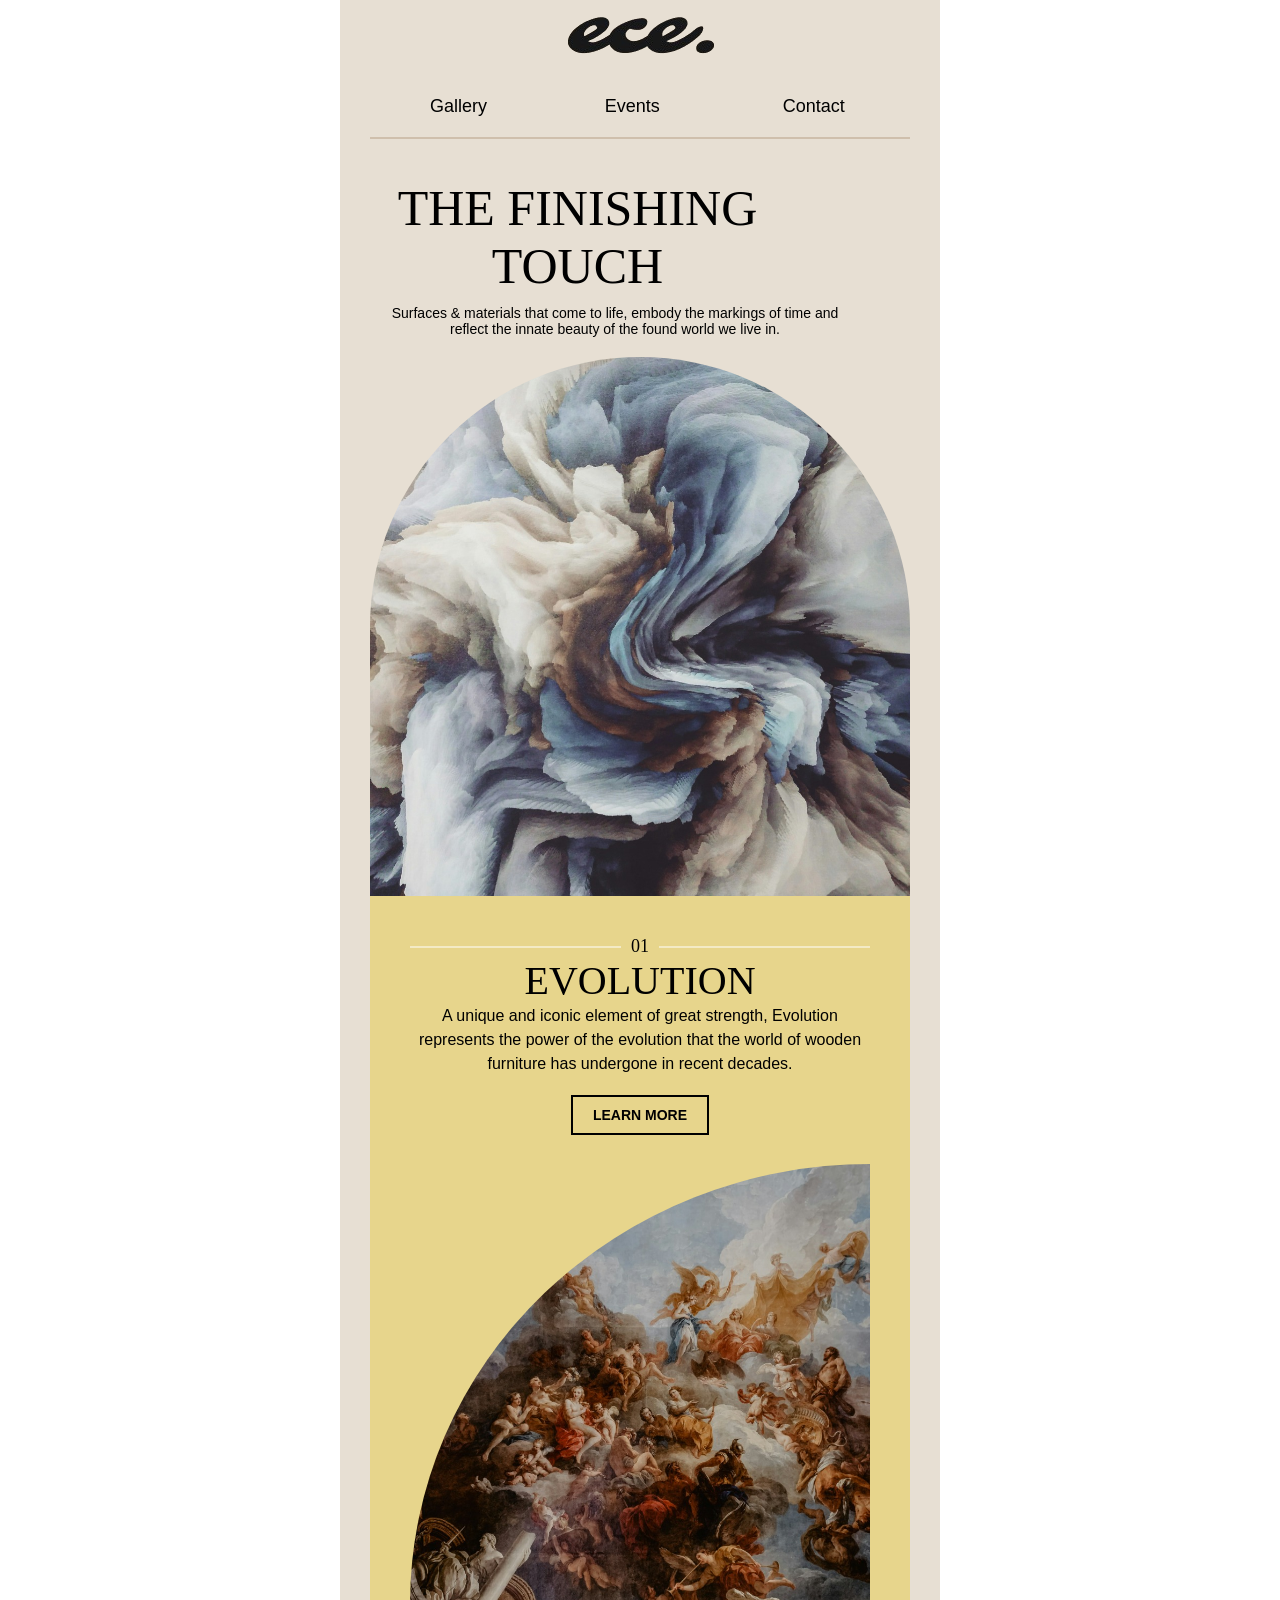
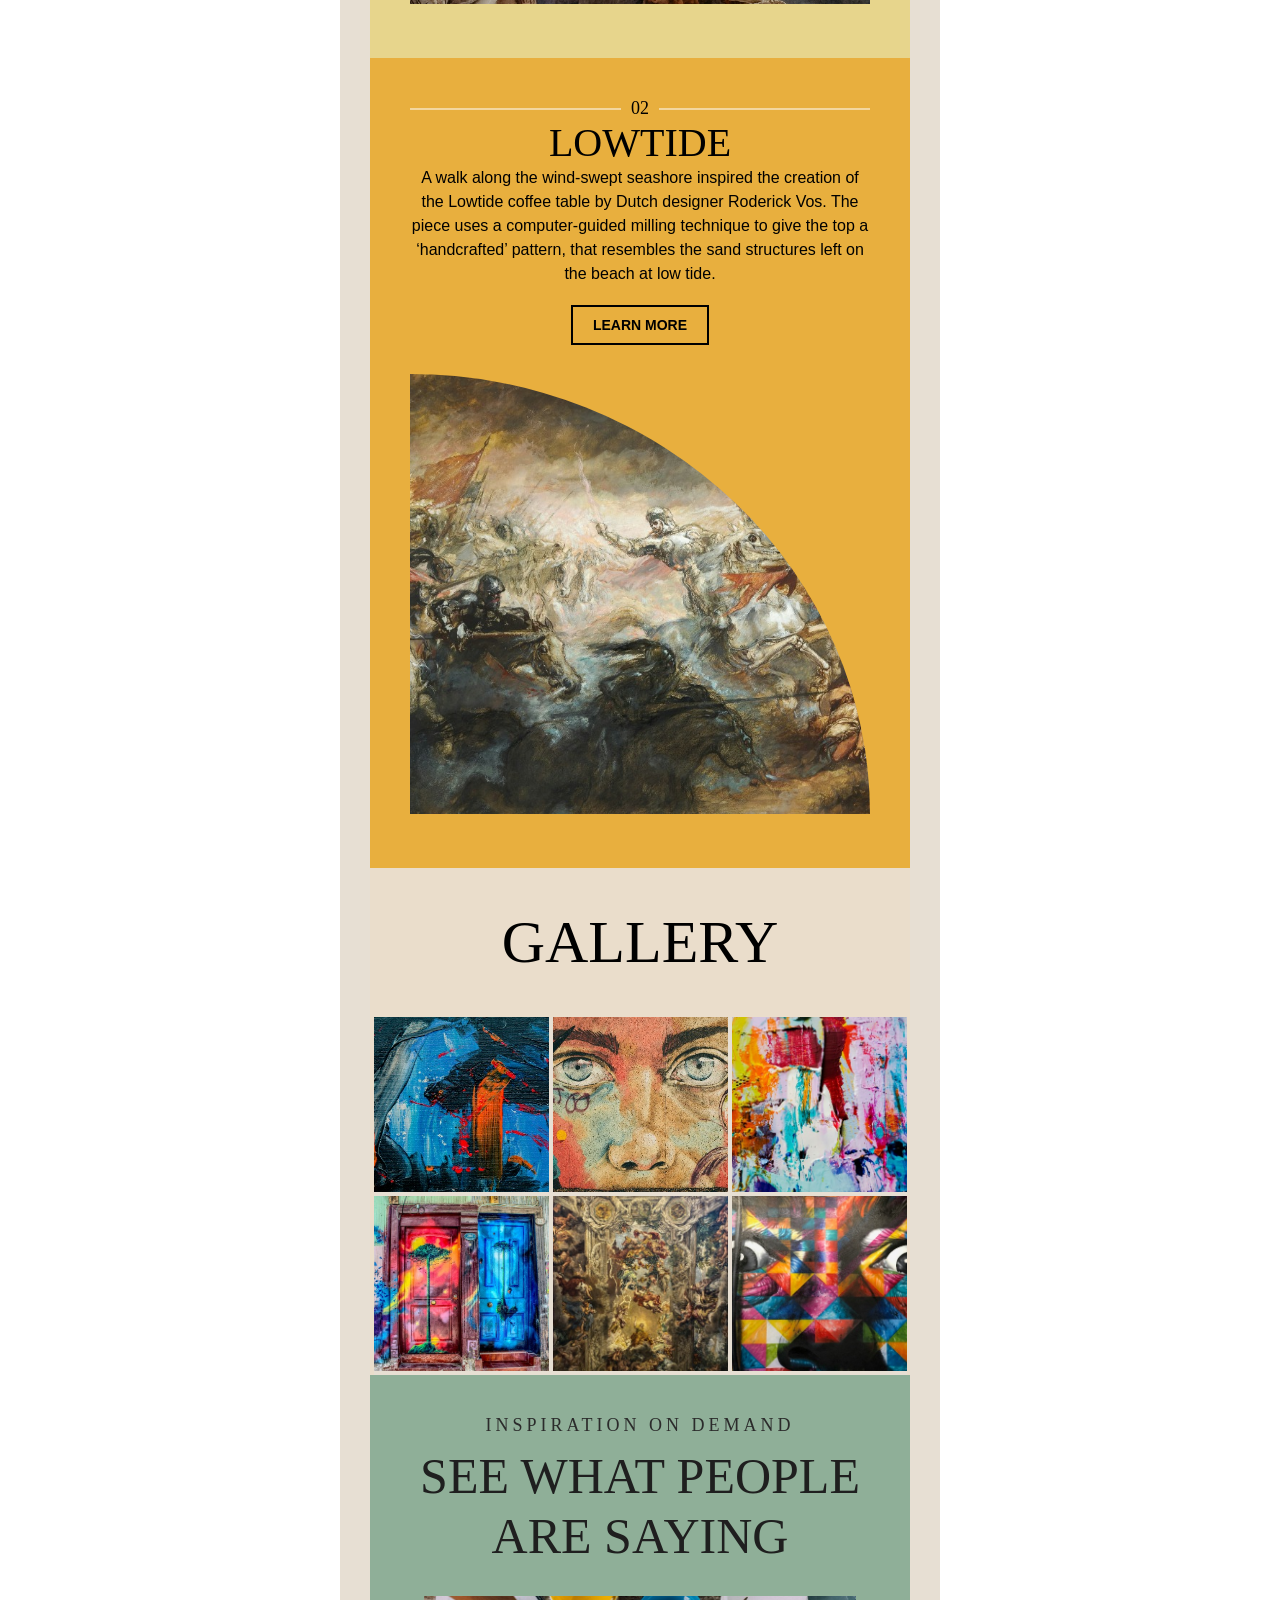
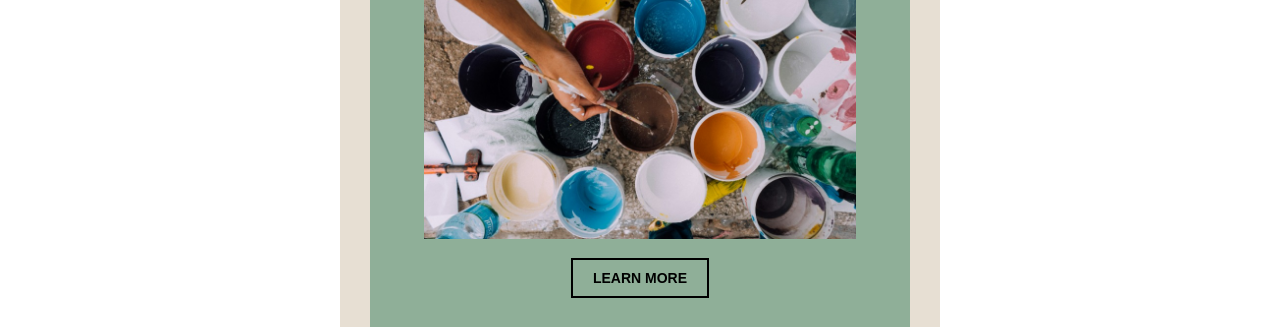
<file: Template2/index.html>
<!DOCTYPE html>
<html lang="en">
<head>
    <meta charset="UTF-8">
    <title>ece</title>
    <link rel="stylesheet" href="style.css">
    <meta name="viewport" content="width=device-width, initial-scale=1" />

</head>
<body>

<table class="wrapper" cellpadding="0" cellspacing="0" border="0">
    <tr>
        <td align="center">

            <table class="container" cellpadding="0" cellspacing="0" border="0">

                <!-- Headaer -->
                <tr>
                    <td class="header">
                        <img src="img/ece-logo.png" alt="">
                    </td>
                </tr>
                <tr>
                    <td class="nav-links">
                        <table class="header-table" cellpadding="0" cellspacing="0" border="0">
                            <tr>
                                <td class="nav-link"><a href="#">Gallery</a></td>
                                <td class="nav-link"><a href="#">Events</a></td>
                                <td class="nav-link"><a href="#">Contact</a></td>
                            </tr>
                        </table>
                    </td>
                </tr>
                <tr>
                    <td class="title-section">
                        <p class="title">THE FINISHING <br> TOUCH</p>
                        <p class="subtitle">Surfaces & materials that come to life, embody the markings of time and reflect the innate beauty of the found world we live in.</p>
                    </td>
                </tr>
                <tr>
                    <td class="image-title">
                        <img src="img/hero.jpg" alt="Abstract Pattern">
                    </td>
                </tr>

                <!--1st Section-->
                <tr>
                    <td class="first-section">
                        <p class="divider">01</p>
                        <p class="evolution-title">EVOLUTION</p>
                        <p class="evolution-text">A unique and iconic element of great strength, Evolution represents the power of the evolution that the world of wooden furniture has undergone in recent decades.</p>
                        <a href="#" class="learn-more">LEARN MORE</a>
                    </td>
                </tr>
                <tr>
                    <td class="image-section-2">
                        <img src="img/2n-img.jpg" alt="Baroque Painting">
                    </td>
                </tr>

                <!--2nd Section-->
                <tr>
                    <td class="sec-section">
                        <p class="divider">02</p>
                        <p class="evolution-title">LOWTIDE</p>
                        <p class="evolution-text">A walk along the wind-swept seashore inspired the creation of the Lowtide coffee table by Dutch designer Roderick Vos. The piece uses a computer-guided milling technique to give the top a ‘handcrafted’ pattern, that resembles the sand structures left on the beach at low tide.</p>
                        <a href="#" class="learn-more">LEARN MORE</a>
                    </td>
                </tr>
                <tr>
                    <td class="image-section-3">
                        <img src="img/3rd.jpg" alt="Baroque Painting">
                    </td>
                </tr>


                <!--Gallery-->
                <tr  style="background-color:#EADDCB;">
                    <td>
                        <p class="gal-section">GALLERY</p>
                    </td>
                </tr>
                    <tr>
                        <td  class="gal-wrap-table" align="center">
                            <table cellpadding="0" cellspacing="0" border="0">
                            <tr>
                                <td class="gal-images">
                                    <img src="img/img1.jpg" alt="">
                                    <img src="img/img2.jpg" alt="">
                                    <img src="img/img3.jpg" alt="">
                                </td>
                            </tr>
                            <tr>
                                <td class="gal-images">
                                    <img src="img/img4.jpg" alt="">
                                    <img src="img/img5.jpg" alt="">
                                    <img src="img/img6.jpg" alt="">
                                </td>
                            </tr>
                        </table>
                    </td>
                </tr>

                <!--Painting-->
                <tr class="painting-section">
                    <td>
                        <table cellpadding="0" cellspacing="0" border="0" style="background-color: #8FAF98;">
                            <tr>
                                <td>
                                    <p class="painting-divider">INSPIRATION ON DEMAND</p>
                                    <p class="painting-title">SEE WHAT PEOPLE ARE SAYING</p>
                                </td>
                            </tr>

                            <tr>
                                <td>
                                    <img src="img/paints.jpg" class="painting-image" alt="">
                                </td>
                            </tr>

                            <tr>
                                <td style="padding-bottom: 40px;">
                                    <a href="#" class="learn-more">LEARN MORE</a>
                                </td>
                            </tr>
                        </table>
                    </td>
                </tr>


            </table>
            

        </td>
    </tr>

    
    
</table>


</body>
</html>
</file>
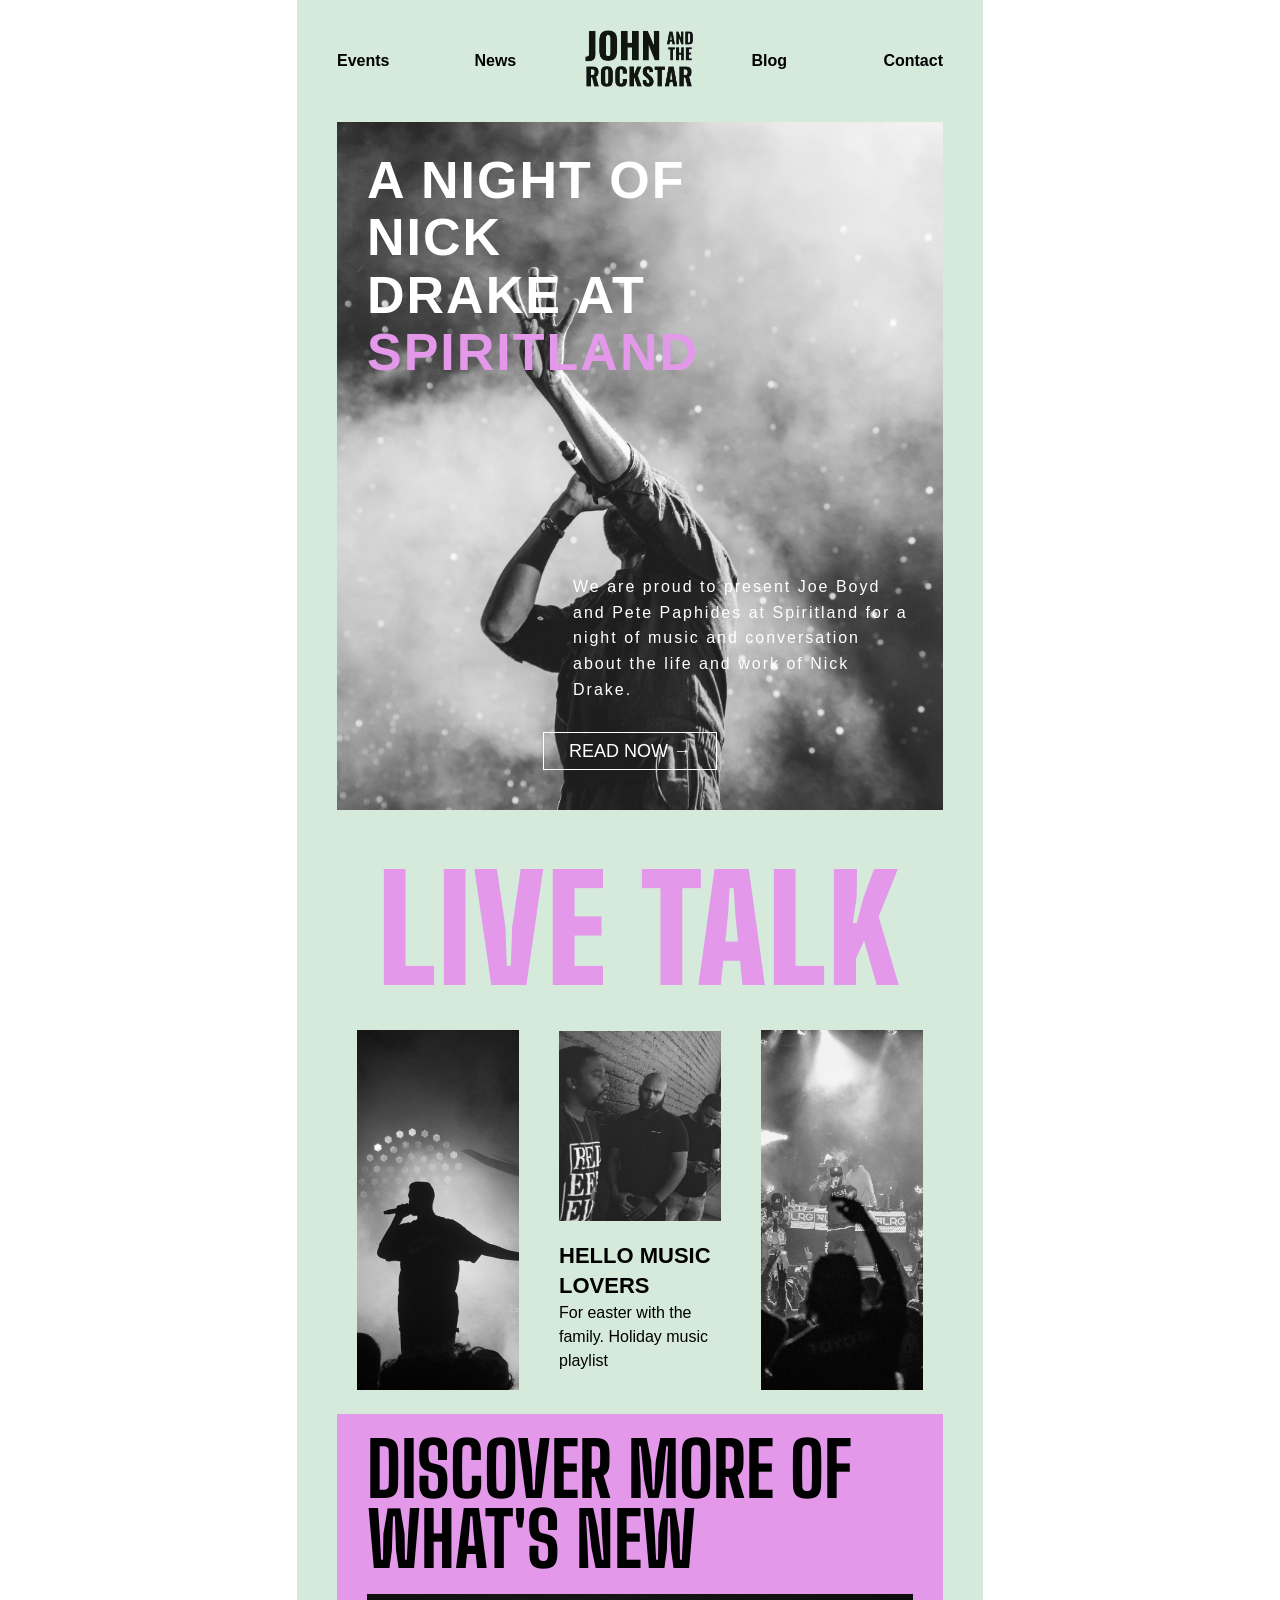
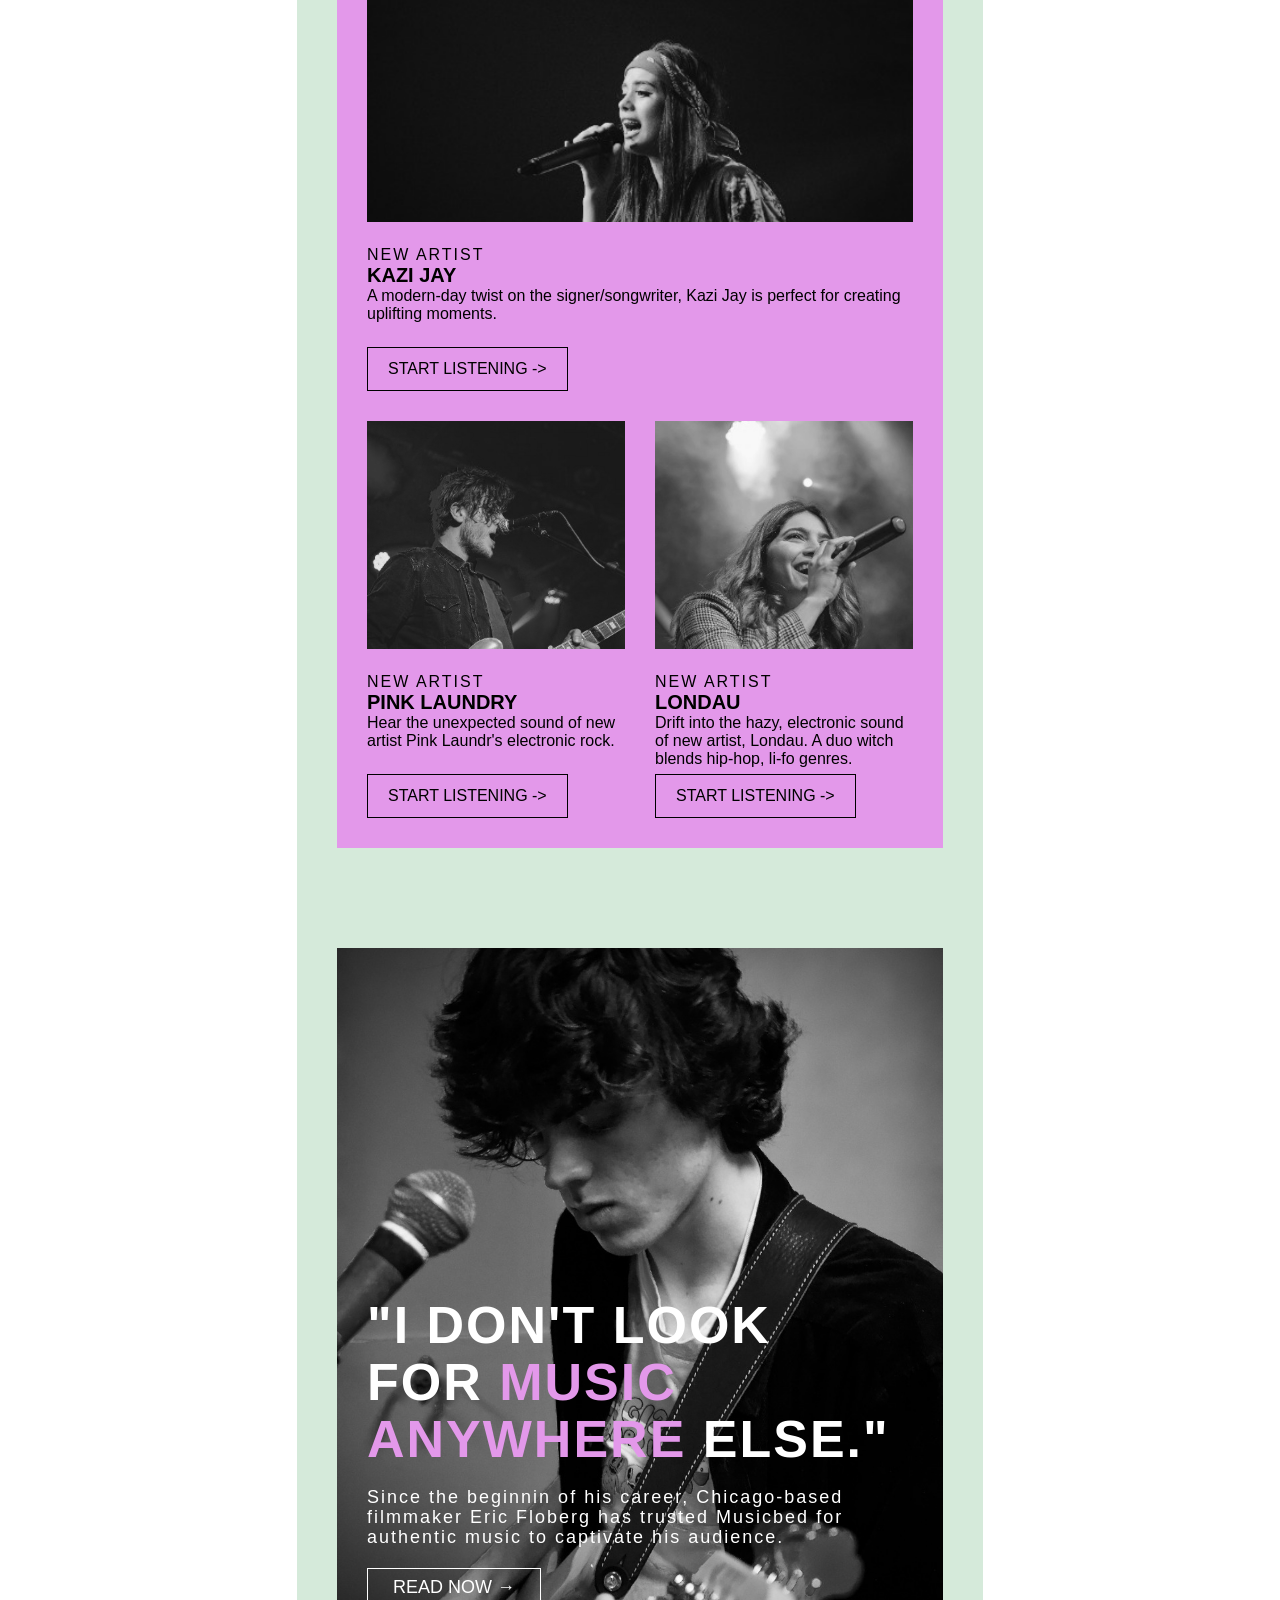
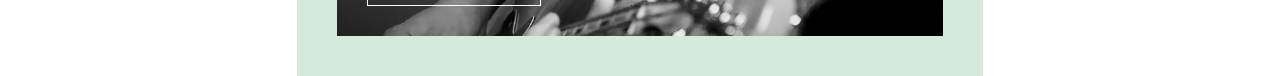
<file: Template3/index.html>
<!DOCTYPE html>
<html lang="en">
<head>
    <meta charset="UTF-8">
    <title>Rockstar</title>
    <link rel="stylesheet" href="style.css">
    <meta name="viewport" content="width=device-width, initial-scale=1" />

    <link rel="preconnect" href="https://fonts.googleapis.com">
    <link rel="preconnect" href="https://fonts.gstatic.com" crossorigin>
    <link href="https://fonts.googleapis.com/css2?family=Big+Shoulders:opsz,wght@10..72,100..900&display=swap" rel="stylesheet">

</head>
<body>

<table class="wrapper" cellpadding="0" cellspacing="0" border="0">
    <tr>
        <td align="center">

            <table class="container" cellpadding="0" cellspacing="0" border="0">


                <tr>
                    <td class="header">
                        <table class="header-table" cellpadding="0" cellspacing="0" border="0">
                            <tr>
                                <td class="nav nav-left"><a class="nav-text" href="#">Events</a></td>
                                <td class="nav nav-left"><a class="nav-text" href="#">News</a></td>
                                <td class="nav-logo-wrap"><a href="##"><img class="nav-logo" src="img/Logo.png" alt=""></a></td>                                
                                <td class="nav  nav-right"><a class="nav-text" href="#">Blog</a></td>
                                <td class="nav nav-right"><a class="nav-text" href="#">Contact</a></td>
                            </tr>
                        </table>
                    </td>
                </tr>

                <tr>
                    <td class="wrap-hero-img" style="position: relative; line-height: 0;">
                        <img class="hero-img" src="img/img1.jpg" width="100%" height="688px" alt="Nick Drake" style="display: block; border: 0;">

                        <table class="hero-content" border="0" cellpadding="40" cellspacing="0" width="100%" style="position: absolute; top: 0; left: 0; height: 688px;">
                            <tr>
                                <td valign="top" align="left">
                                    <h1 class="hero-text">
                                        A NIGHT OF <br>
                                        NICK <br>
                                        DRAKE AT <br>
                                        <span>SPIRITLAND</span>
                                    </h1>
                                </td>
                            </tr>
                            <tr>
                                <td valign="bottom" align="right">
                                    <table border="0" cellpadding="0" cellspacing="0" width="400" align="right">
                                        <tr>
                                            <td align="left">
                                                <p class="hero-text">
                                                    We are proud to present Joe Boyd and Pete Paphides at Spiritland 
                                                    for a night of music and conversation about the life and work of Nick Drake.
                                                </p>
                                            </td>
                                        </tr>
                                        <tr>
                                            <td align="left"  style="padding-bottom: 40px;">
                                                <a href="#" class="btn">READ NOW →</a>
                                            </td>
                                        </tr>
                                    </table>
                                </td>
                            </tr>
                        </table>
                    </td>
                </tr>


                <!--Title-->
                <tr>
                    <td class="wrap-sec-title">
                        <h2 class="section-title">LIVE TALK</h2>
                    </td>
                </tr>


                <!--Content-->
                <tr>
                    <td class="wrap-con-section">
                        <table border="0" cellpadding="0" cellspacing="0" width="400">

                            <tr>
                                <td class="con-section">
                                   <img class="con-img" src="img/img2.jpg" alt=""> 
                                </td>
                                <td class="con-section">
                                    <img class="con-img-s" src="img/img3.jpg" alt=""> 
                                    <p class="p1">HELLO MUSIC LOVERS</p>
                                    <p class="p2">For easter with the family. Holiday music playlist</p>
                                </td>
                                <td class="con-section">
                                   <img class="con-img" src="img/img4.jpg" alt=""> 
                                </td>
                            </tr>

                        </table>
                    </td>
                </tr>


                <!--ROZ-->
                <tr>
                    <td class="roz-bg">
                        <table border="0" cellpadding="0" cellspacing="0" width="100%">

                            <tr>
                                <td class="roz-sec">
                                    <p class="roz-p">DISCOVER MORE OF WHAT'S NEW</p>
                                    <img class="roz-img" src="img/img5.jpg" alt="">
                                    <p class="roz-art-title">NEW ARTIST</p>
                                    <p class="roz-creator">KAZI JAY</p>
                                    <p class="roz-description">A modern-day twist on the signer/songwriter, Kazi Jay is perfect for creating uplifting moments.</p>
                                    <a href="#" class="btn-bl">START LISTENING -></a>
                                </td>
                            </tr>

                            <tr>
                                <td class="roz-sec">
                                    <table border="0" cellpadding="0" cellspacing="0" width="100%">
                                        <tr>
                                            <td class="half-1">
                                                <img class="roz-img-2" src="img/img6.jpg" alt="">
                                                <p class="roz-art-title">NEW ARTIST</p>
                                                <p class="roz-creator">PINK LAUNDRY</p>
                                                <p class="roz-description">Hear the unexpected sound of new artist Pink Laundr's electronic rock.</p>
                                                <a href="#" class="btn-bl">START LISTENING -></a>
                                            </td>
                                            <td class="half-2">
                                                <img class="roz-img-2" src="img/img7.jpg" alt="">
                                                <p class="roz-art-title">NEW ARTIST</p>
                                                <p class="roz-creator">LONDAU</p>
                                                <p class="roz-description">Drift into the hazy, electronic sound of new artist, Londau. A duo witch blends hip-hop, li-fo genres.</p>
                                                <a href="#" class="btn-bl">START LISTENING -></a>
                                            </td>   
                                        </tr>
                                    </table>
                                </td>
                            </tr>

                        </table>
                    </td>
                </tr>


                
                <tr>
                    <td class="wrap-last-img" style="position: relative; line-height: 0;">
                        <img class="last-img" src="img/img8.jpg" width="100%" height="688px" alt="Nick Drake" style="display: block; border: 0;">

                        <table class="last-content" border="0" cellpadding="40" cellspacing="0" width="100%">
                            <tr>
                                <td class="last-text">
                                    <p>"I DON'T LOOK <br> FOR <span>MUSIC ANYWHERE</span> ELSE."</p>
                                    <p class="last-img-text">
                                        Since the beginnin of his career, Chicago-based filmmaker
                                        Eric Floberg has trusted Musicbed for authentic music to
                                        captivate his audience.
                                    </p>
                                </td>
                            </tr>
                            <tr>
                                <td style="padding: 0 0 30px 30px;">
                                    <a href="#" class="btn">READ NOW →</a>
                                </td>
                            </tr>
                        </table>
                    </td>
                </tr>

                <tr>
                    <td style="height: 40px;">

                    </td>
                </tr>



            </table>

        </td>
    </tr>
</table>

</body>
</html>
</file>
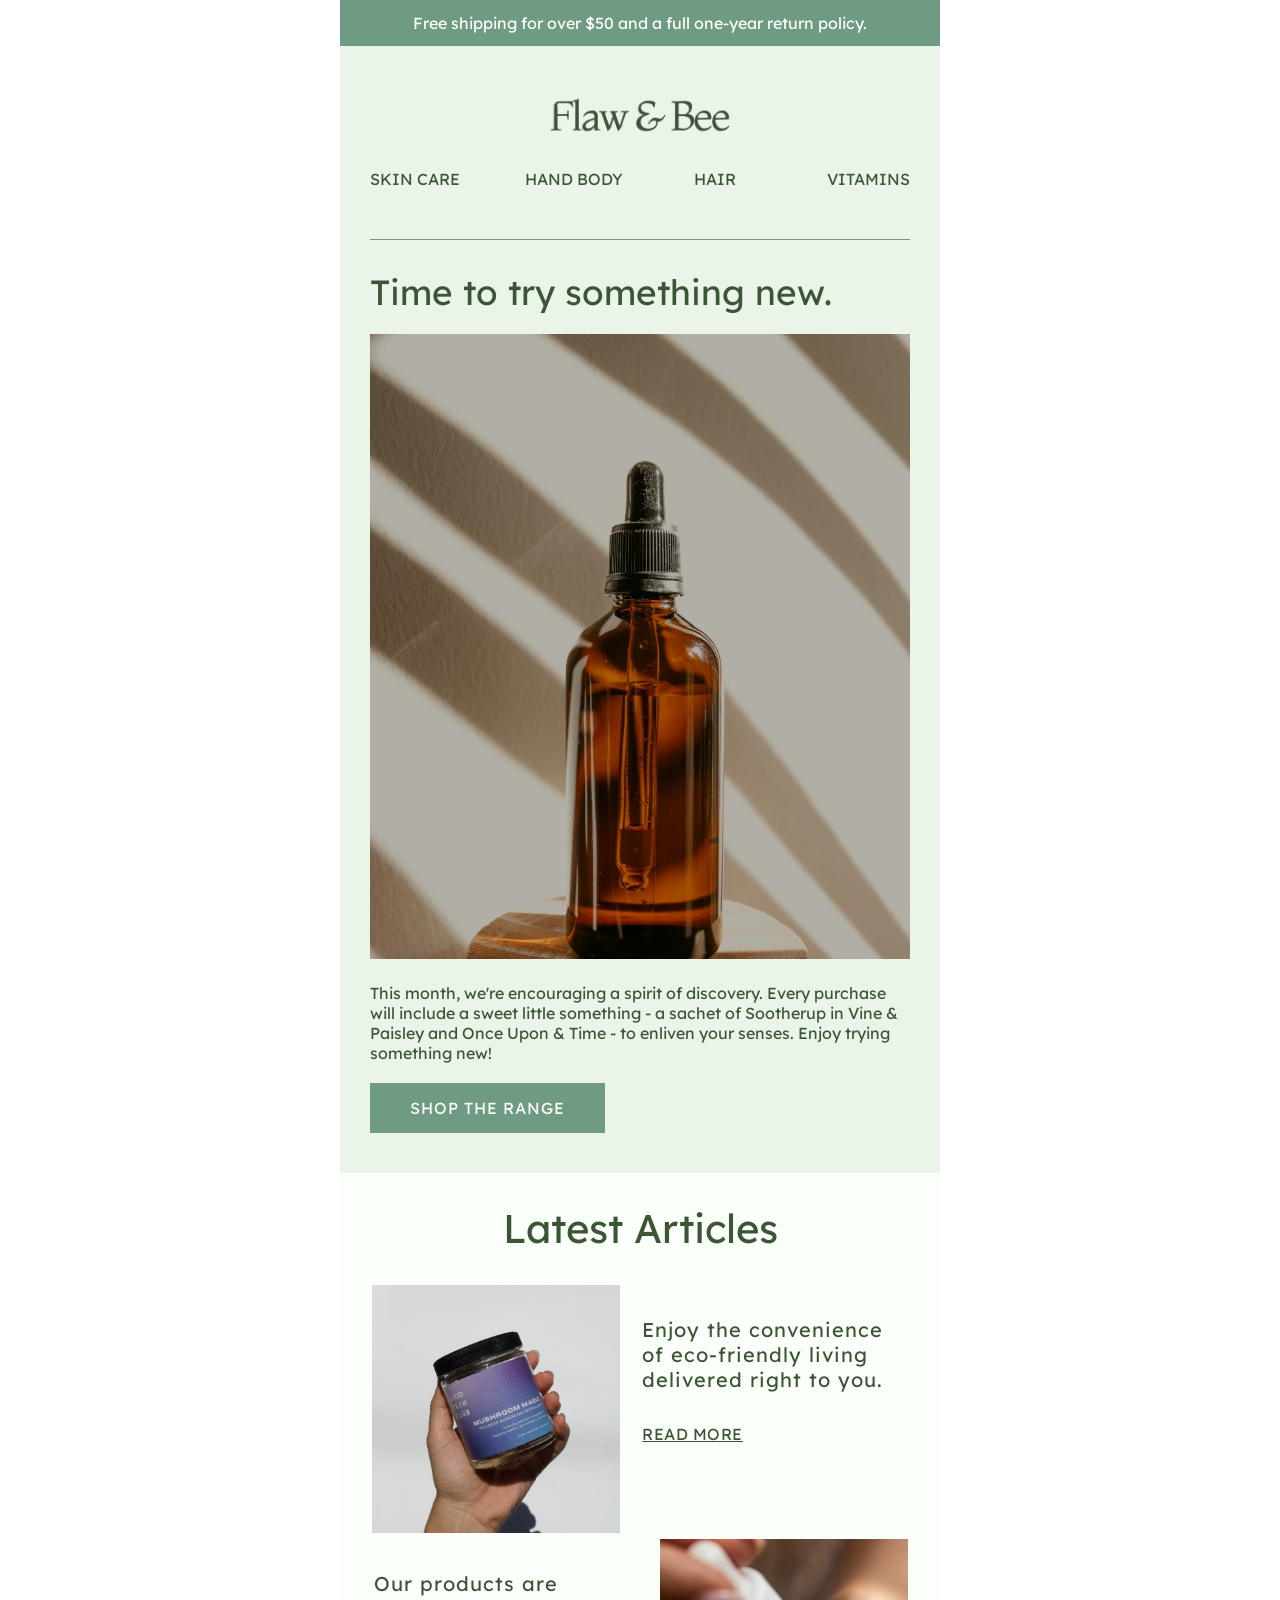
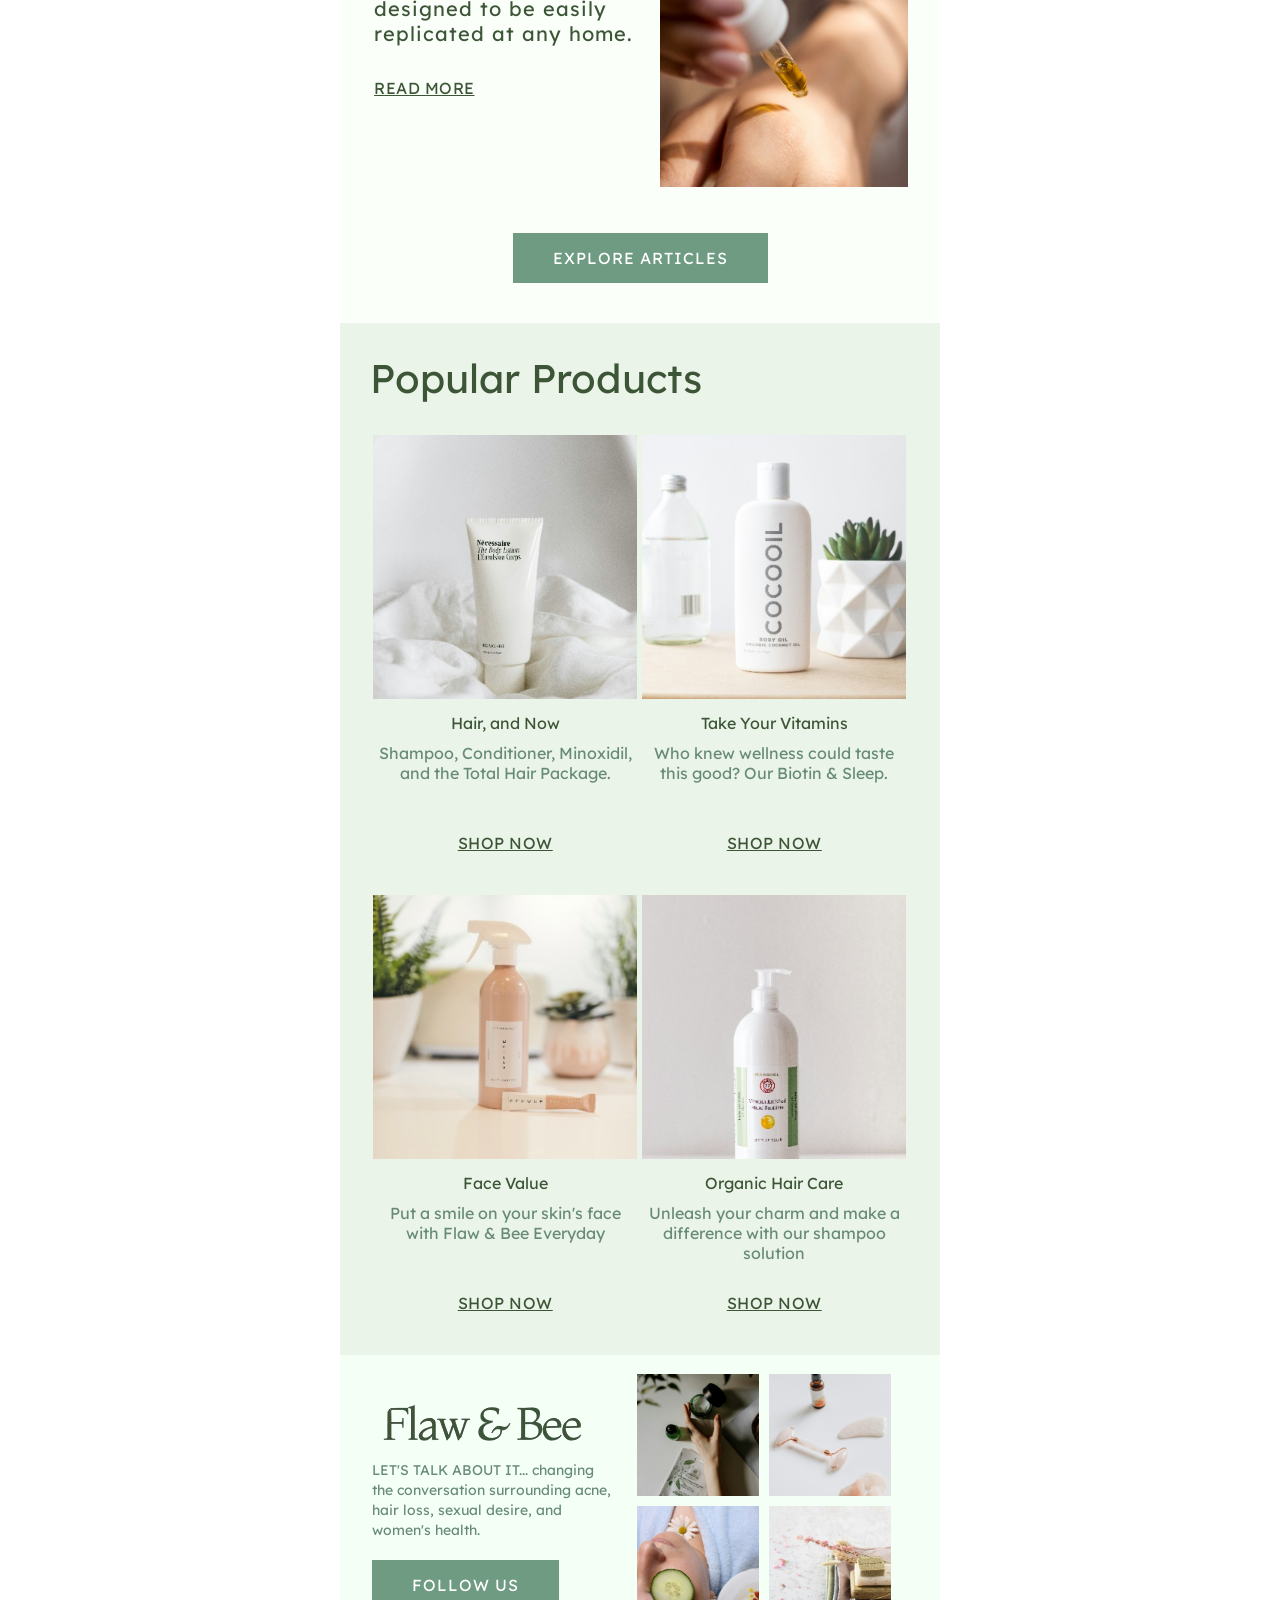
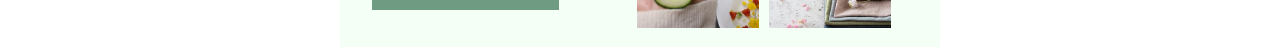
<file: Template4/index.html>
<!DOCTYPE html>
<html lang="en">
<head>
    <meta charset="UTF-8">
    <title>FLAW AND BEE</title>
    <link rel="stylesheet" href="style.css">
    <meta name="viewport" content="width=device-width, initial-scale=1" />

    <link rel="preconnect" href="https://fonts.googleapis.com">
    <link rel="preconnect" href="https://fonts.gstatic.com" crossorigin>
    <link href="https://fonts.googleapis.com/css2?family=Lexend:wght@100..900&display=swap" rel="stylesheet">

</head>
<body>

<table class="wrapper" cellpadding="0" cellspacing="0" border="0">
    <tr>
        <td align="center">

            <table class="contBanner"  cellpadding="0" cellspacing="0" border="0">
                <tr> 
                    <td class="banner">
                        <p class="bennerText">Free shipping for over $50 and a full one-year return policy.</p>
                    </td>
                </tr>
            </table>

            <table class="container" cellpadding="0" cellspacing="0" border="0">

                <!-- Nav/Header -->
                <tr>
                    <td class="wrapTitle">
                        <img class="titleImg" src="img/LOGO.png" alt="">
                    </td>
                </tr>
                <tr>
                    <td class="wrapNav">
                        <table class="tableNav" cellpadding="0" cellspacing="0" border="0">
                            <tr>
                                <td class="nav text-left"><a class="nav-text" href="#">SKIN CARE</a></td>
                                <td class="nav text-left"><a class="nav-text" href="#">HAND BODY</a></td>                              
                                <td class="nav text-left"><a class="nav-text" href="#">HAIR</a></td>
                                <td class="nav text-right"><a class="nav-text" href="#">VITAMINS</a></td>
                            </tr>
                        </table>
                    </td>
                </tr>


                <!-- Content -->
                <tr>
                    <td>
                        <table class="wrapContent" cellpadding="0" cellspacing="0" border="0">
                            <tr>
                                <td class="wrapeCon">
                                    <p class="titleCon">Time to try something new.</p>
                                    <img class="imgCon" src="img/img1.jpg" alt="">
                                    <p class="descriptionCon"> 
                                        This month, we're encouraging a spirit of discovery. Every purchase will include a sweet little something -
                                        a sachet of Sootherup in Vine & Paisley and Once Upon & Time - to enliven your senses. Enjoy trying something new!
                                    </p>
                                    <a href="#" class="btn">SHOP THE RANGE</a>
                                </td>
                            </tr>
                        </table>
                    </td>
                </tr>
            </table>



            <!-- Products -->
            <table class="containerProduct" cellpadding="0" cellspacing="0" border="0">
                <tr>
                    <td>
                        <table class="wrapProducts" cellpadding="0" cellspacing="0" border="0">

                            <tr>
                                <td>
                                    <p class="prodTilte">Latest Articles</p>
                                </td>
                            </tr>

                            <tr>
                                <td>
                                    <table>
                                        <tr>
                                            <td class="wrapImgProduct">
                                                <img class="imgProduct imgLeft" src="img/img2.jpg" alt="">
                                            </td>
            
                                            <td class="productListing">
                                                <table>
                                                    <tr>
                                                        <td>
                                                            <p class="prodDes">Enjoy the convenience of eco-friendly living delivered right to you.</p>
                                                        </td>
                                                    </tr>
                                                    <tr>
                                                        <td>
                                                            <a class="productRM" href="#">READ MORE</a>
                                                        </td>
                                                    </tr>
                                                </table>
                                            </td>
                                        </tr>
            
            
                                        <tr>
                                            <td class="productListing">
                                                <table>
                                                    <tr>
                                                        <td>
                                                            <p class="prodDes">Our products are designed to be easily replicated at any home.</p>
                                                        </td>
                                                    </tr>
                                                    <tr>
                                                        <td>
                                                            <a class="productRM" href="#">READ MORE</a>
                                                        </td>
                                                    </tr>
                                                </table>
                                            </td>
            
                                            <td class="wrapImgProduct imgRight">
                                                <img class="imgProduct" src="img/img3.jpg" alt="">
                                            </td>
                                        </tr>
                                    </table>
                                </td>
                            </tr>

                            <tr>
                                <td class="wrapProductbtn">
                                    <a href="#" class="btn">EXPLORE ARTICLES</a>
                                </td>
                            </tr>
                        </table>
                    </td>
                </tr>
            </table>



            <!-- Popular Products -->
            <table class="containerPopular" cellpadding="0" cellspacing="0" border="0">
                <tr>
                    <td>
                        <table class="wrapPop" cellpadding="0" cellspacing="0" border="0">

                            <tr>
                                <td>
                                    <p class="popTilte">Popular Products</p>
                                </td>
                            </tr>

                            <tr>
                                <td>
                                    <table>

                                        <tr>
                                            <td class="wrapPopProduct">
                                                <img class="popImg" src="img/img4.jpg" alt="">
                                                <p class="popProdTitle">Hair, and Now</p>
                                                <p class="popDesc">Shampoo, Conditioner, Minoxidil, and the Total Hair Package.</p>
                                                <p class="wrapPopRM">
                                                    <a class="popRM" href="#">SHOP NOW</a>                                            
                                                </p>
                                            </td>
                                            <td class="wrapPopProduct">
                                                <img class="popImg" src="img/img5.jpg" alt="">
                                                <p class="popProdTitle">Take Your Vitamins</p>
                                                <p class="popDesc">Who knew wellness could taste this good? Our Biotin & Sleep.</p>
                                                <p class="wrapPopRM">
                                                    <a class="popRM" href="#">SHOP NOW</a>                                            
                                                </p>
                                            </td>
                                        </tr>

                                        <tr>
                                            <td class="wrapPopProduct">
                                                <img class="popImg" src="img/img6.jpg" alt="">
                                                <p class="popProdTitle">Face Value</p>
                                                <p class="popDesc">Put a smile on your skin's face with Flaw & Bee Everyday</p>
                                                <p class="wrapPopRM">
                                                    <a class="popRM" href="#">SHOP NOW</a>                                            
                                                </p>
                                            </td>
                                            <td class="wrapPopProduct">
                                                <img class="popImg" src="img/img7.jpg" alt="">
                                                <p class="popProdTitle">Organic Hair Care</p>
                                                <p class="popDesc">Unleash your charm and make a difference with our shampoo solution</p>
                                                <p class="wrapPopRM">
                                                    <a class="popRM" href="#">SHOP NOW</a>                                            
                                                </p>
                                            </td>
                                        </tr>

                                    </table>
                                </td>
                            </tr>
                        </table>
                    </td>
                </tr>
            </table>




            <!-- Follow Us -->
            <table class="containerFollowUS" cellpadding="0" cellspacing="0" border="0">
                <tr>
                    <td class="">
                    
                        <table>
                            <tr>
                                <td>
                                    <img class="logoFol" src="img/LOGO.png" alt="">
                                    <p class="textFol">LET'S TALK ABOUT IT... changing the conversation surrounding acne, hair loss, sexual desire, and women's health.</p>
                                    <a class="btn" href="#">FOLLOW US</a>
                                </td>
                                <td>
                                    <table>
                                        <tr>
                                            <td class="wrapGrid">
                                                <img class="itemGrid" src="img/img8.jpg" alt="">
                                                <img class="itemGrid" src="img/img9.jpg" alt="">
                                                <img class="itemGrid" src="img/img10.jpg" alt="">
                                                <img class="itemGrid" src="img/img11.jpg" alt="">
                                            </td>
                                        </tr>
                                    </table>
                                </td>
                            </tr>
                        </table>

                    
                    </td>
                </tr>
            </table>






        </td>
    </tr>
</table>



    
</body>
</html>
</file>
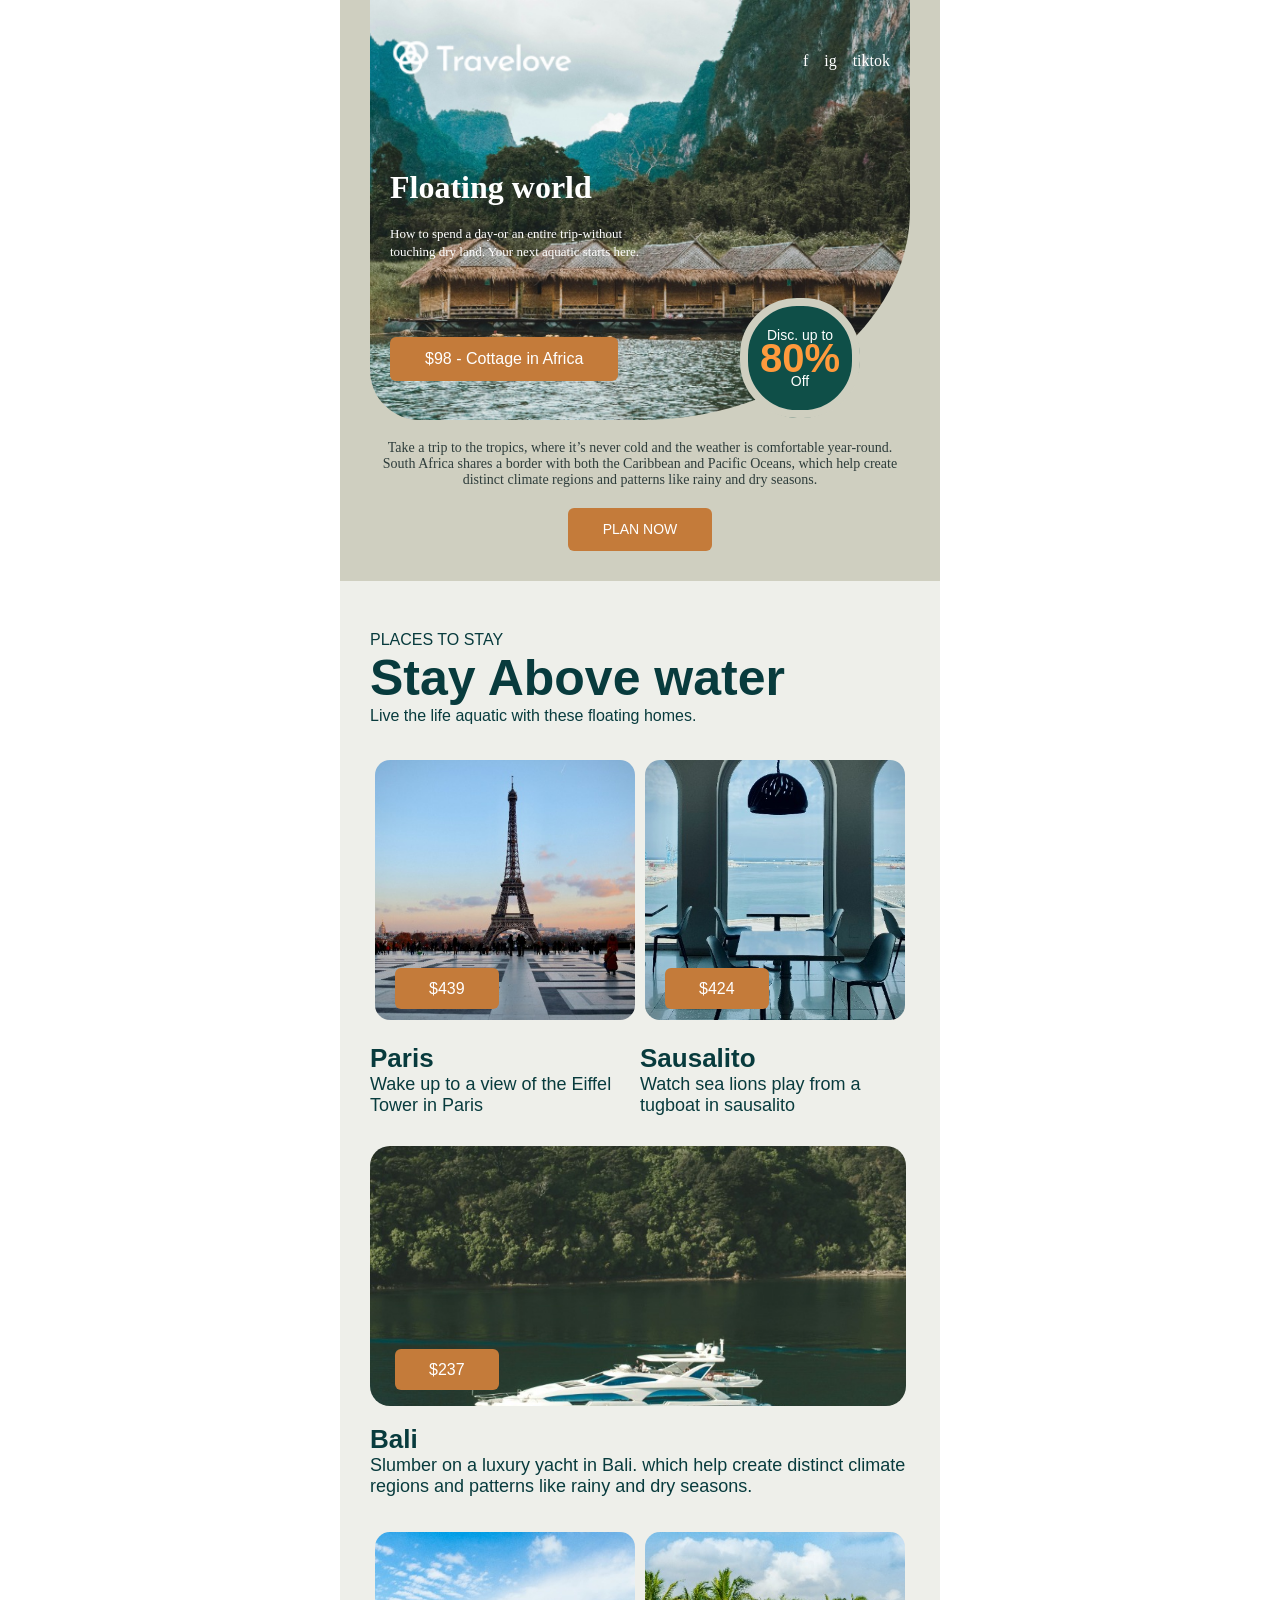
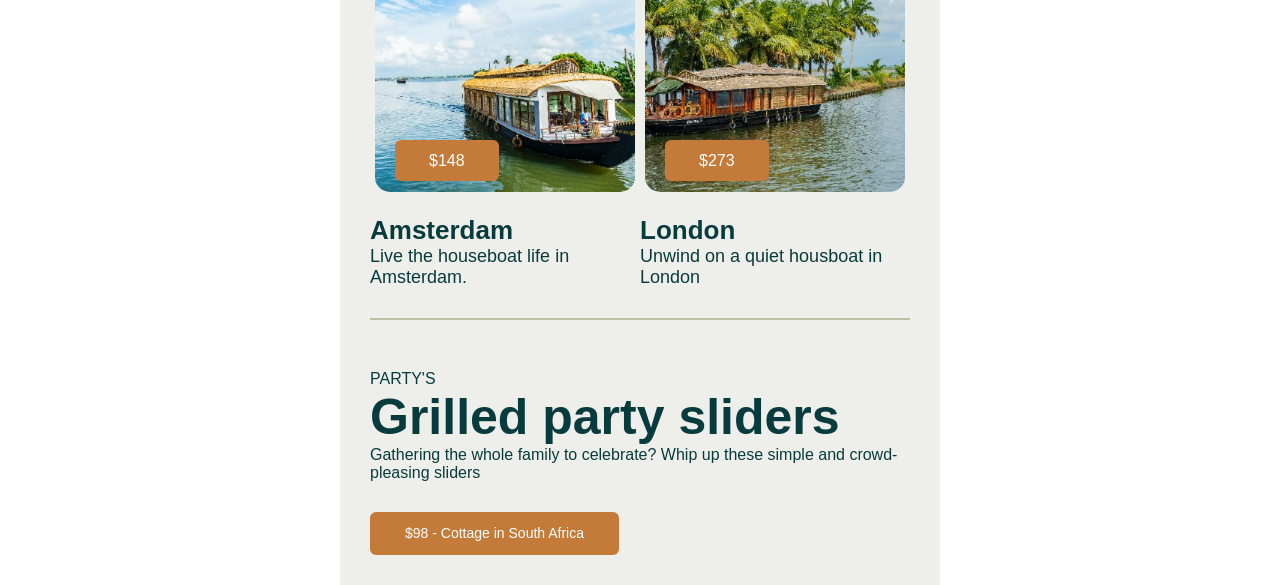
<file: Template6/index.html>
<!DOCTYPE html>
<html>
<head>
    <title>Travelove</title>
    <link rel="stylesheet" href="style.css">
    <meta name="viewport" content="width=device-width, initial-scale=1" />

</head>

<body>

<table width="100%" cellpadding="0" cellspacing="0" border="0">
    <tr>
        <td align="center">

            <table cellpadding="0" cellspacing="0" border="0" class="main-bg">
                
                <tr>
                <td class="side-padding">

                    <!-- HERO SECTION -->
                    <table cellpadding="0" cellspacing="0" border="0" background="img/img1.jpg" class="hero">
                        
                        <tr>
                            <td width="50%" class="top-left">
                                <img src="img/Logo.png" height="40">
                            </td>
                            <td width="50%" align="right" class="top-right">
                                f &nbsp;&nbsp; ig &nbsp;&nbsp; tiktok
                            </td>
                        </tr>

                        <tr>
                            <td colspan="2" class="title">
                                <font size="6"><b>Floating world</b></font><br><br>
                                <font size="2">
                                    How to spend a day-or an entire trip-without<br>
                                    touching dry land. Your next aquatic starts here.
                                </font>
                            </td>
                        </tr>

                        <tr>
                            <td class="cta-cell">
                                <table cellspacing="0" class="btn">
                                    <tr>
                                        <td class="cta-text">
                                            <a class="btnText" href="#">$98 - Cottage in Africa</a>
                                        </td>
                                    </tr>
                                </table>
                            </td>

                            <td align="right" valign="bottom" style="padding-left: 100px;  z-index: 3; position: absolute;">
                                <table width="120" height="120" cellpadding="0" cellspacing="0" border="0" bgcolor="#0f4f48" style="border-radius:60px;">
                                    <tr>
                                        <td class="wrapDis">
                                            <p class="disText">Disc. up to</p>
                                            <p class="disPer">80%</p>
                                            <p class="disText">Off</p>
                                        </td>
                                    </tr>
                                </table>
                            </td>
                        </tr>
                    </table>
                </td>
                </tr>

                <tr>
                    <td class="desc">
                        <p>
                            Take a trip to the tropics, where it’s never cold and the weather is 
                            comfortable year-round. South Africa shares a border with both the 
                            Caribbean and Pacific Oceans, which help create distinct climate 
                            regions and patterns like rainy and dry seasons.
                        </p>
                    </td>
                </tr>

                <!-- BUTTON -->
                <tr>
                    <td align="center" class="btn-wrap">
                        <table cellspacing="0" class="btn">
                            <tr>
                                <td class="btn-text">
                                    <a class="btnText" href="#">PLAN NOW</a>
                                </td>
                            </tr>
                        </table>
                    </td>
                </tr>
            </table>



            <table class="contBg" cellpadding="0" cellspacing="0" border="0">
                <tr>
                    <td class="side-padding">
                        <table cellpadding="0" cellspacing="0" border="0">

                            <tr>
                                <td class="wrapPacestitle">
                                    <p class="upperTitle">PLACES TO STAY</p>
                                    <p class="placesTitle">Stay Above water</p> 
                                    <p class="downTitle">Live the life aquatic with these floating homes.</p>                       
                                </td>
                            </tr>



                            <tr>
                                <td>
                                    <table cellpadding="0" cellspacing="0" border="0">
                                        <tr>
                                            <td>
                                                <table class="prodTable" cellpadding="0" cellspacing="0" border="0">
                                                    <tr>
                                                        <td>
                                                            <img class="contProd" src="img/img2.jpg" alt="">
                                                            <a class="btn btnText prodBtn" href="#">$439</a>
                                                        </td>
                                                    </tr>
                                                    <tr>
                                                        <td>
                                                            <p class="prodTitle">Paris</p>
                                                            <p class="prodDisc">Wake up to a view of the Eiffel Tower in Paris</p>
                                                        </td>
                                                    </tr>
                                                </table>
                                            </td>
                                            <td>
                                                <table class="prodTable" cellpadding="0" cellspacing="0" border="0">
                                                    <tr>
                                                        <td>
                                                            <img class="contProd" src="img/img3.jpg" alt="">
                                                            <a class="btn btnText prodBtn" href="#">$424</a>
                                                        </td>
                                                    </tr>
                                                    <tr>
                                                        <td>
                                                            <p class="prodTitle">Sausalito</p>
                                                            <p class="prodDisc">Watch sea lions play from a tugboat in sausalito</p>
                                                        </td>
                                                    </tr>
                                                </table>
                                            </td>
                                        </tr>
                                    </table>
                                </td>
                            </tr>

                            <tr>
                                <td>
                                    <img class="contProdBig" src="img/img4.jpg" alt="">
                                    <a class="btn btnText prodBtn" href="#">$237</a>
                                </td>
                            </tr>
                            <tr>
                                <td class="wrapProdBigText">
                                    <p class="prodTitle">Bali</p>
                                    <p class="prodDisc">
                                        Slumber on a luxury yacht in Bali. which help create distinct climate regions
                                        and patterns like rainy and dry seasons.
                                    </p>
                                </td>
                            </tr>


                            <tr>
                                <td>
                                    <table style="border-bottom: 2px solid #C0C1A2;" cellpadding="0" cellspacing="0" border="0">
                                        <tr>
                                            <td>
                                                <table class="prodTable" cellpadding="0" cellspacing="0" border="0">
                                                    <tr>
                                                        <td>
                                                            <img class="contProd" src="img/img5.jpg" alt="">
                                                            <a class="btn btnText prodBtn" href="#">$148</a>
                                                        </td>
                                                    </tr>
                                                    <tr>
                                                        <td>
                                                            <p class="prodTitle">Amsterdam</p>
                                                            <p class="prodDisc">Live the houseboat life in Amsterdam.</p>
                                                        </td>
                                                    </tr>
                                                </table>
                                            </td>
                                            <td>
                                                <table class="prodTable" cellpadding="0" cellspacing="0" border="0">
                                                    <tr>
                                                        <td>
                                                            <img class="contProd" src="img/img6.jpg" alt="">
                                                            <a class="btn btnText prodBtn" href="#">$273</a>
                                                        </td>
                                                    </tr>
                                                    <tr>
                                                        <td>
                                                            <p class="prodTitle">London</p>
                                                            <p class="prodDisc">Unwind on a quiet housboat in London</p>
                                                        </td>
                                                    </tr>
                                                </table>
                                            </td>
                                        </tr>
                                    </table>
                                </td>
                            </tr>


                        </table>
                    </td>
                </tr>
            </table>


            <table class="contBg" cellpadding="0" cellspacing="0" border="0">
                <tr>
                    <td class="side-padding">
                        <table cellpadding="0" cellspacing="0" border="0">


                            <tr>
                                <td class="wrapPacestitle">
                                    <p class="upperTitle">PARTY'S</p>
                                    <p class="placesTitle">Grilled party sliders</p> 
                                    <p class="downTitle">Gathering the whole family to celebrate? Whip up these simple and crowd-pleasing sliders</p>                       
                                </td>
                            </tr>
                            
                            <tr>
                                <td class="btn-wrap">
                                    <table cellspacing="0" class="btn">
                                        <tr>
                                            <td class="btn-text">
                                                <a class="btnText" href="#">$98 - Cottage in South Africa</a>
                                            </td>
                                        </tr>
                                    </table>
                                </td>
                            </tr>


                        </table>
                    </td>
                </tr>
            </table>



        </td>
    </tr>
</table>

</body>
</html>
</file>
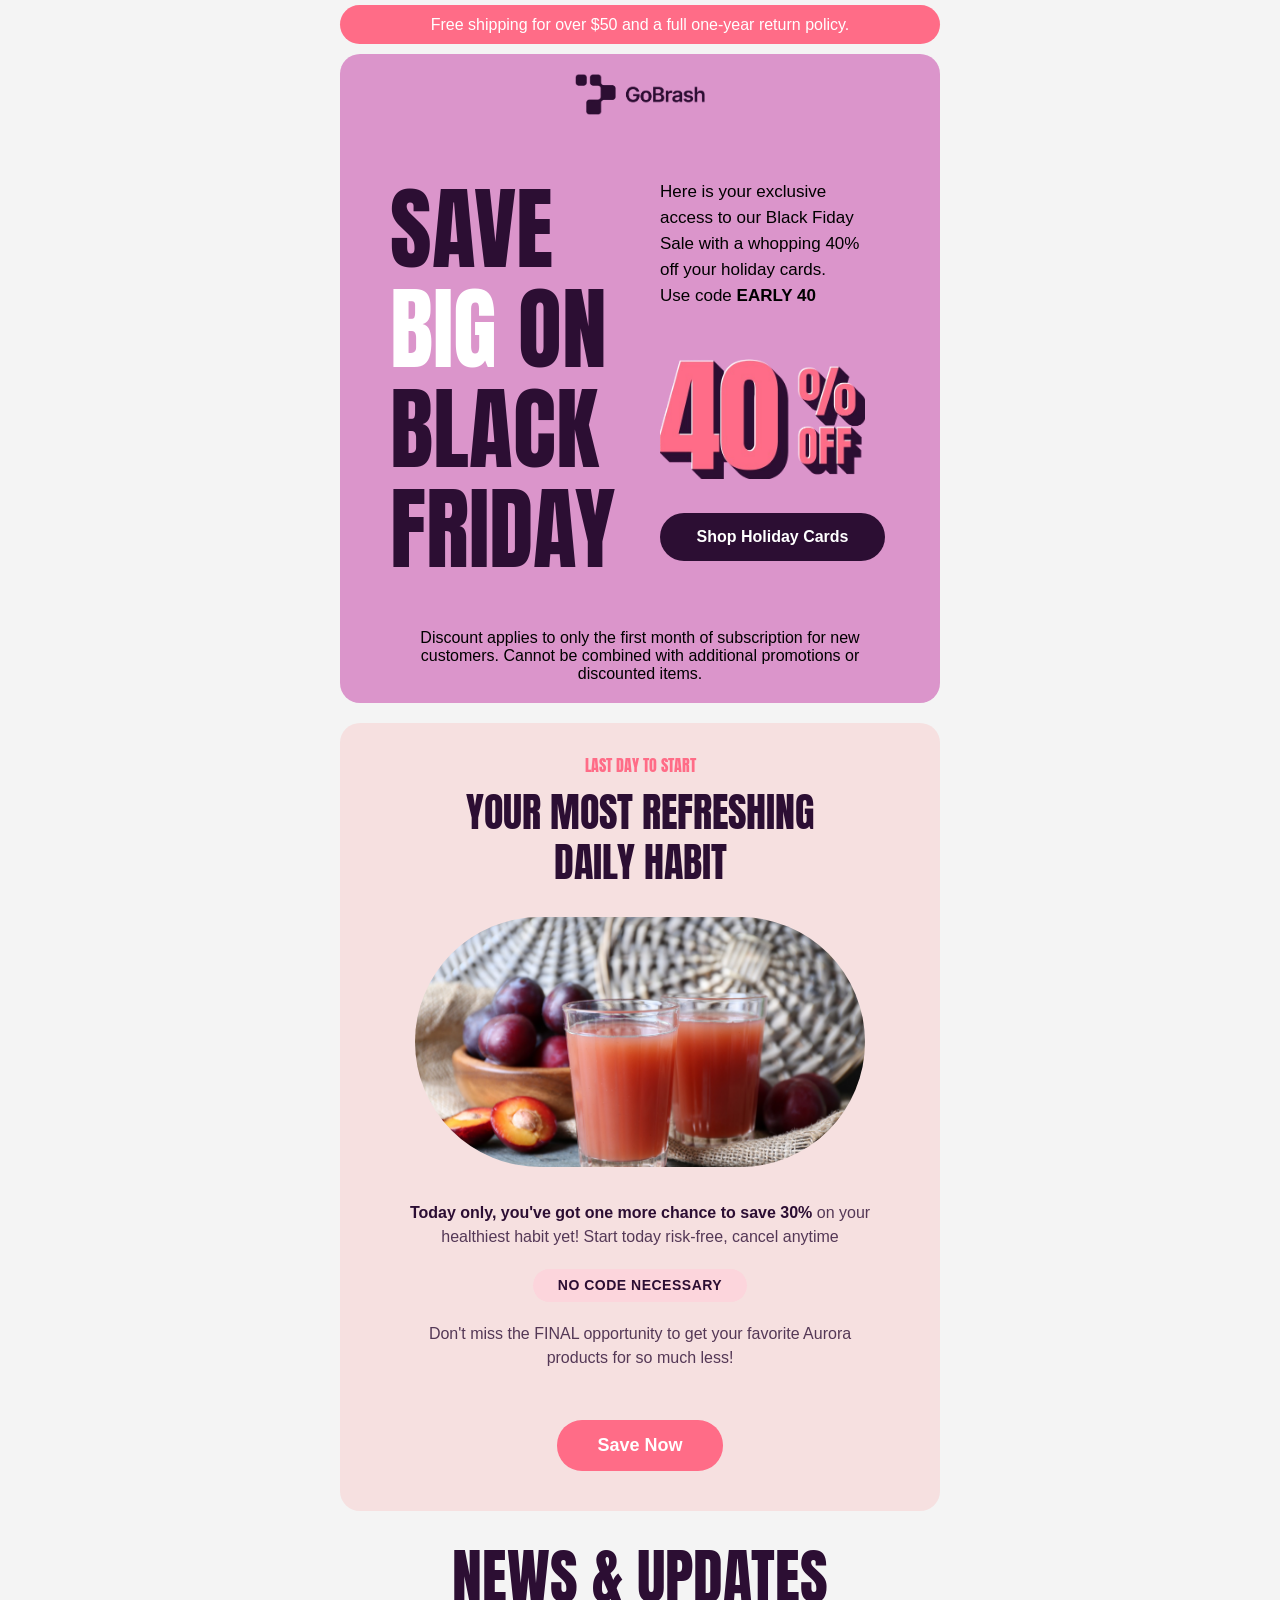
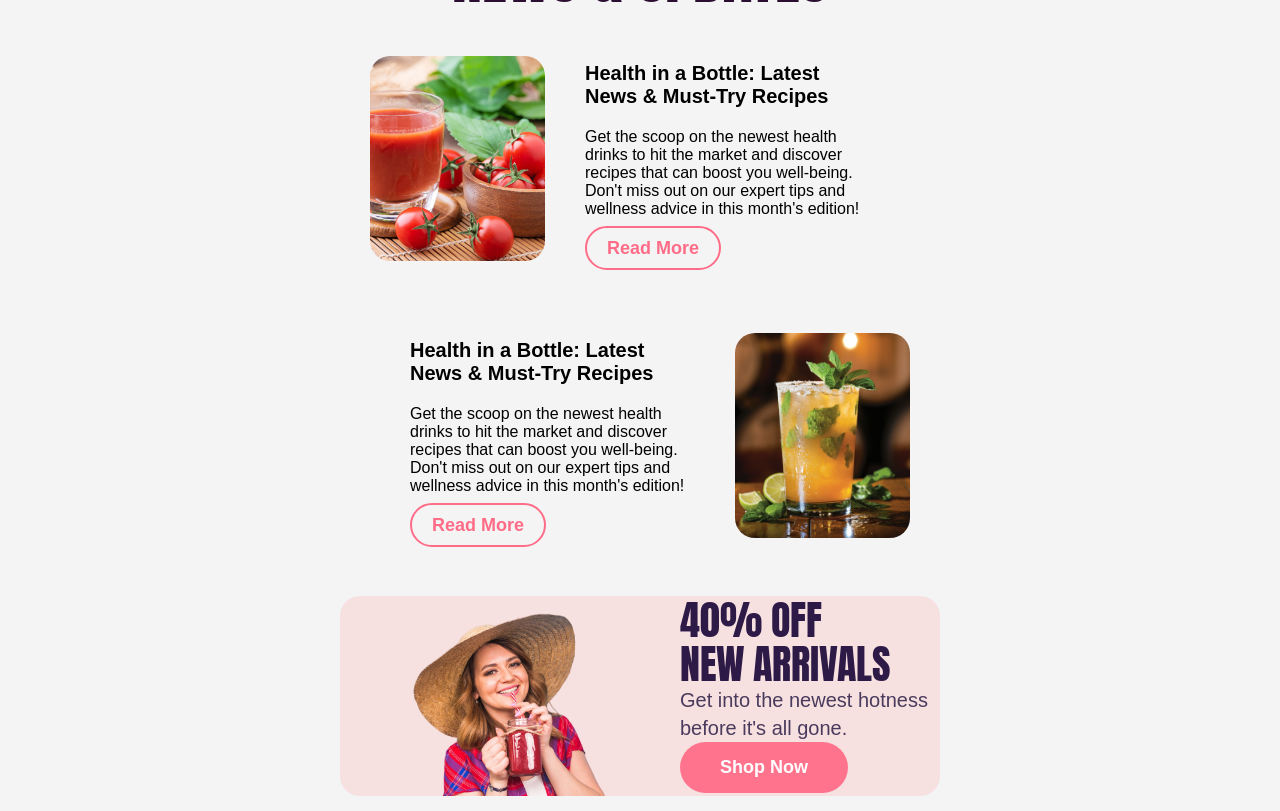
<file: Template7/index.html>
<!DOCTYPE html>
<html lang="en">
<head>
    <meta charset="UTF-8">
    <title>Go Brash</title>
    <link rel="stylesheet" href="style.css">
    <meta name="viewport" content="width=device-width, initial-scale=1" />

    <link rel="preconnect" href="https://fonts.googleapis.com">
    <link rel="preconnect" href="https://fonts.gstatic.com" crossorigin>
    <link href="https://fonts.googleapis.com/css2?family=Anton&family=Bebas+Neue&display=swap" rel="stylesheet">

</head>
<body>

<table class="wrapper" cellpadding="0" cellspacing="0" border="0">
    <tr>
        <td align="center">

            <table cellpadding="0" cellspacing="0" border="0">
                <tr>
                    <td class="side-padding">
                        <table cellpadding="0" cellspacing="0" border="0">
                            <tr>
                                <td>
                                    <table class="contBanner" cellpadding="0" cellspacing="0" border="0">
                                        <tr> 
                                            <td class="banner">
                                                <p class="bannerText">
                                                    Free shipping for over $50 and a full one-year return policy.
                                                </p>
                                            </td>
                                        </tr>
                                    </table>
                                </td>
                            </tr>

                            <!-- First Section -->
                            <tr>
                                <td class="parentSecOne">
                                    <table  class="wrapSectionOne" cellpadding="0" cellspacing="0" border="0">

                                        <tr>
                                            <td class="wrapLogo">
                                                <img class="logo" src="img/Logo.png" alt="">
                                            </td>
                                        </tr>
                                        <tr>
                                            <td>

                                                <table cellpadding="0" cellspacing="0" border="0">
                                                    
                                                    <tr>
                                                        <td class="wrapHeroTitle">
                                                            <p>SAVE <span style="color: white;">BIG</span> ON BLACK FRIDAY</p>
                                                        </td>
                                                        <td class="wrapHeroCon">
                                                            <table cellpadding="0" cellspacing="0" border="0">
                                                                <tr>
                                                                    <td>
                                                                        <p class="sectionOneText">
                                                                            Here is your exclusive access to our Black Fiday Sale with a
                                                                            whopping 40% off your holiday cards. Use code <b>EARLY 40</b>
                                                                        </p>
                                                                        <img class="disImg" src="img/discount.png" alt="">
                                                                        <a class="secOneBtn" href="#">Shop Holiday Cards</a>
                                                                    </td>
                                                                </tr>
                                                            </table>
                                                        </td>
                                                    </tr>

                                                </table>
                                                
                                            </td>
                                        </tr>
                                        <tr>
                                            <td>
                                                <p class="contSecOne">
                                                    Discount applies to only the first month of subscription for new customers.
                                                    Cannot be combined with additional promotions or discounted items.
                                                </p>
                                            </td>
                                        </tr>

                                    </table>
                                </td>
                            </tr>
                            




                            <!-- Second Section -->
                            <tr>
                                <td class="parentSecTow">
                                    <table  class="wrapSectionTwo" cellpadding="0" cellspacing="0" border="0">

                                        <tr>
                                            <td class="wrapSecTitle">
                                                <p class="titleOne">LAST DAY TO START</p>
                                                <p class="mainTitleOne">YOUR MOST REFRESHING DAILY HABIT</p>
                                            </td>
                                        </tr>

                                        <tr>
                                            <td class="wrapImg1">
                                                <img class="img1" src="img/img1.png" alt="">
                                            </td>
                                        </tr>


                                        <tr>
                                            <td class="wrapSecText">
                                                <table cellpadding="0" cellspacing="0" border="0" width="100%">
                                                    <tr>
                                                        <td class="SecText">
                                                            <p class="text1">
                                                                <span class="bold">Today only, you've got one more chance to save 30%</span>
                                                                on your healthiest habit yet! Start today risk-free, cancel anytime 
                                                            </p>
                                                        </td>                                                    
                                                    </tr>
                                                    <tr>
                                                        <td class="SecText" style="padding: 20px 0;">                                                            
                                                            <span class="code-pill">NO CODE NECESSARY</span>
                                                        </td>
                                                    </tr>
                                                    <tr>
                                                        <td class="SecText">
                                                            <p class="text3">
                                                                Don't miss the FINAL opportunity to get your favorite
                                                                Aurora products for so much less!
                                                            </p>
                                                        </td>
                                                    </tr>
                                                </table>
                                            </td>
                                        </tr>
                                        

                                        <tr>
                                            <td class="wrapSecBtn">
                                                <a class="secBtn" href="#">Save Now</a>
                                            </td>
                                        </tr>
                                    </table>
                                </td>
                            </tr>



                            <!-- Thired Section -->
                            <tr>
                                <td class="parentSecThree">
                                    <table cellpadding="0" cellspacing="0" border="0" width="100%">
                                        <tr>
                                            <td class="wrapThirdSecTitle">
                                                <p class="thirdSecTitle">NEWS & UPDATES</p>
                                            </td>
                                        </tr>
                                        <tr>
                                            <td class="cardPad">
                                                <table cellpadding="0" cellspacing="0" border="0" width="100%">
                                                    <tr>
                                                        <td class="wrapImg2">
                                                            <img class="img2" src="img/img2.png" alt="">
                                                        </td>
                                                        <td>
                                                            <table>
                                                                <tr>
                                                                    <td class="wrapThirdCon">
                                                                        <p class="thirdConTitleOne">
                                                                            Health in a Bottle: Latest News & Must-Try Recipes
                                                                        </p>
                                                                        <p class="thirdConTitleTwo">
                                                                            Get the scoop on the newest health drinks to hit
                                                                            the market and discover recipes that can boost
                                                                            you well-being. Don't miss out on our expert tips
                                                                            and wellness advice in this month's edition!
                                                                        </p>
                                                                        <a class="thirdSecBtn" href="#">Read More</a>
                                                                    </td>
                                                                </tr>
                                                            </table>
                                                        </td>
                                                    </tr>
                                                </table>
                                            </td>
                                        </tr>
                                        <tr>
                                            <td class="cardPad">
                                                <table cellpadding="0" cellspacing="0" border="0" width="100%">
                                                    <tr>                                                        
                                                        <td>
                                                            <table>
                                                                <tr>
                                                                    <td class="wrapThirdCon">
                                                                        <p class="thirdConTitleOne">
                                                                            Health in a Bottle: Latest News & Must-Try Recipes
                                                                        </p>
                                                                        <p class="thirdConTitleTwo">
                                                                            Get the scoop on the newest health drinks to hit
                                                                            the market and discover recipes that can boost
                                                                            you well-being. Don't miss out on our expert tips
                                                                            and wellness advice in this month's edition!
                                                                        </p>
                                                                        <a class="thirdSecBtn" href="#">Read More</a>
                                                                    </td>
                                                                </tr>
                                                            </table>
                                                        </td>
                                                        <td class="wrapImg2">
                                                            <img class="img2" src="img/img3.png" alt="">
                                                        </td>
                                                    </tr>
                                                </table>
                                            </td>
                                        </tr>
                                    </table>
                                </td>
                            </tr>



                            <!-- Fourth Section -->
                            <tr>
                                <td class="parentSecFour">
                                    <table class="wrapSectionTwo" cellpadding="0" cellspacing="0" border="0" width="100%">

                                        <tr>
                                            <td class="wrapImg4">
                                                <img class="img4" src="img/img4.png" alt="">
                                            </td>
                                            <td class="wrapFooterCon">
                                                <p class="footerTitle">40% OFF <br> NEW ARRIVALS</p>
                                                <p class="footerCon">Get into the newest hotness before it's all gone.</p>
                                                <a class="btn" href="#">Shop Now</a>
                                            </td>
                                        </tr>


                                    </table>
                                </td>
                            </tr>



                        </table>

                    </td>
                </tr>
            </table>
        </td>
    </tr>
</table>
</body>
</html>
</file>
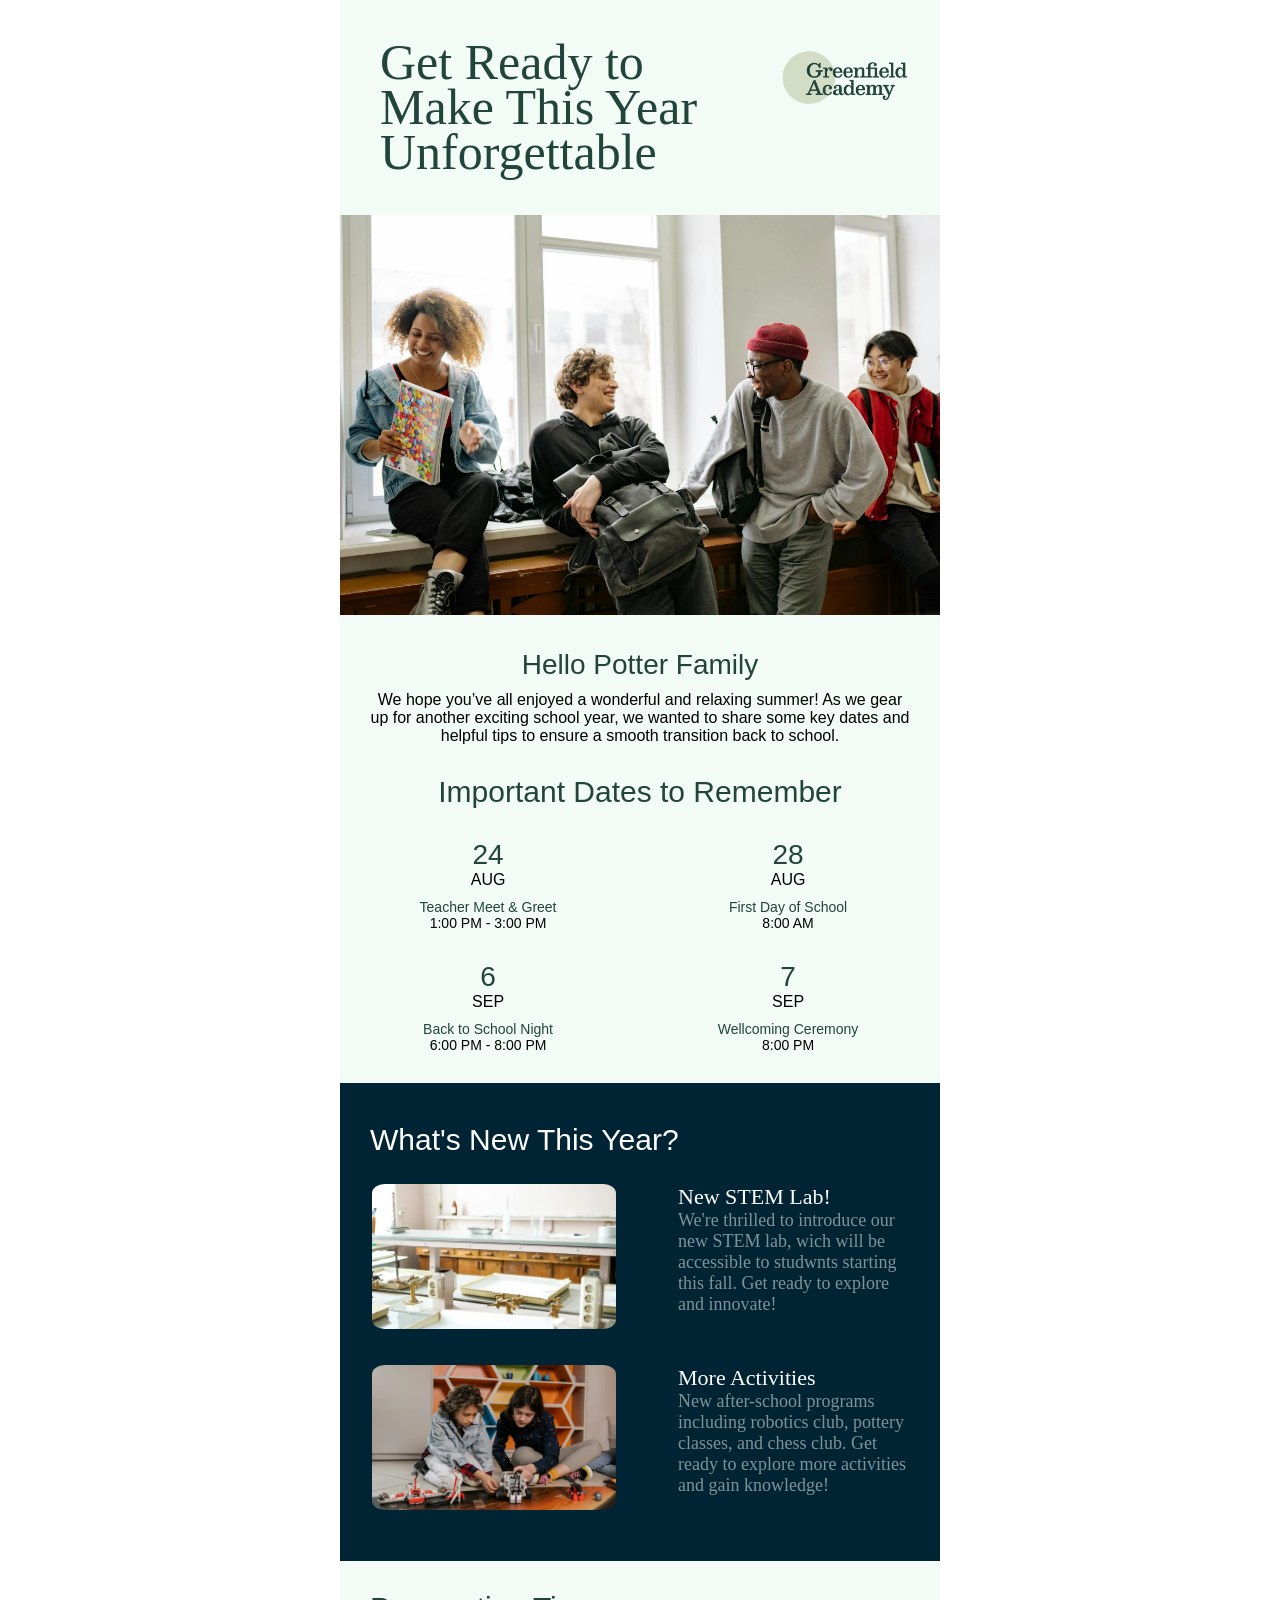
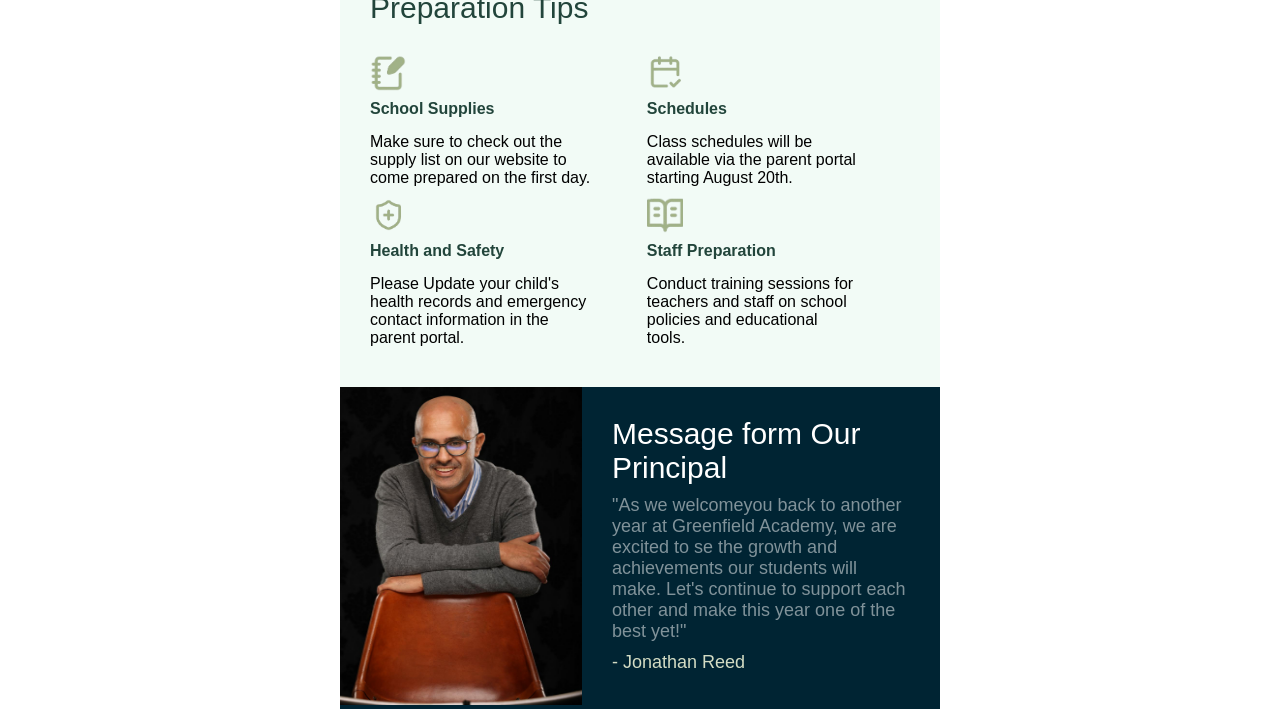
<file: Template8/index.html>
<!DOCTYPE html>
<html lang="en">
<head>
    <meta charset="UTF-8">
    <meta name="viewport" content="width=device-width, initial-scale=1.0">
    <title>Greenfield</title>
    <link rel="stylesheet" href="style.css">
    <meta name="viewport" content="width=device-width, initial-scale=1" />

</head>
<body>

    
<table class="wrapper" cellpadding="0" cellspacing="0" border="0">
<tr>
    <td align="center">

        <table class="container" cellpadding="0" cellspacing="0" border="0">

            <tr>
                <td>
                    <table cellpadding="0" cellspacing="0" border="0">

                        <tr>
                            <td>
                                <table cellpadding="0" cellspacing="0" border="0">
                                    <tr>
                                        <td class="wrapTitle">
                                            <p class="heroTitle">Get Ready to Make This Year Unforgettable</p>
                                        </td>
                                        <td class="wrapLogo">
                                            <img class="heroLogo" src="img/Logo.png" alt="">
                                        </td>
                                    </tr>
                                </table>
                            </td>
                        </tr>
                        <tr>
                            <td class="wrapImg1">
                                <img class="img1" src="img/img1.png" alt="">
                            </td>
                        </tr>

                    </table>
                </td>
            </tr>


            <tr>
                <td>
                    <table class="wrapDates" cellpadding="0" cellspacing="0" border="0">

                        <tr>
                            <td class="wrapHeader">
                                <p class="headerTitle">Hello Potter Family</p>
                                <p class="headerText">
                                    We hope you’ve all enjoyed a wonderful and relaxing summer!
                                    As we gear up for another exciting school year, we wanted to share some 
                                    key dates and helpful tips to ensure a smooth transition back to school.
                                </p>
                            </td>
                        </tr>
                        <tr>
                            <td>
                                <p class="headerSubitle">Important Dates to Remember </p>
                            </td>
                        </tr>
                        <tr>
                            <td>
                                <table class="wrapSchedule" cellpadding="0" cellspacing="0" border="0">
                                    <tr>
                                        <td>
                                            <p class="dates">24</p>
                                            <p class="month">AUG</p>
                                            <p class="activity">Teacher Meet & Greet</p>
                                            <p class="time">1:00 PM - 3:00 PM</p>
                                        </td>
                                        <td>
                                            <p class="dates">28</p>
                                            <p class="month">AUG</p>
                                            <p class="activity">First Day of School</p>
                                            <p class="time">8:00 AM</p>
                                        </td>
                                    </tr>
                                    <tr>
                                        <td>
                                            <p class="dates">6</p>
                                            <p class="month">SEP</p>
                                            <p class="activity">Back to School Night</p>
                                            <p class="time">6:00 PM - 8:00 PM</p>
                                        </td>
                                        <td>
                                            <p class="dates">7</p>
                                            <p class="month">SEP</p>
                                            <p class="activity"> Wellcoming Ceremony</p>
                                            <p class="time">8:00 PM</p>
                                        </td>
                                    </tr>
                                </table>
                            </td>
                        </tr>
                        

                    </table>
                </td>
            </tr>



            <tr>
                <td>
                    <table class="wrapTotalBlue" cellpadding="0" cellspacing="0" border="0">
                        <tr>
                            <td class="wrapSecTitle">
                                <p class="secTitle">What's New This Year?</p>
                            </td>
                        </tr>
                        <tr>
                            <td>
                                <table class="wrapTotalBlue">
                                    <tr>
                                        <td class="wrapBlueSecImg">
                                            <img class="BlueSecImg" src="img/img2.png" alt="">
                                        </td>
                                        <td class="wrapBlueSecText">
                                            <p class="blueSecTextTitle">New STEM Lab!</p>
                                            <p class="blueSecText">
                                                We're thrilled to introduce our new STEM lab, wich will be 
                                                accessible to studwnts starting this fall. Get ready to explore and innovate!
                                            </p>
                                        </td>
                                    </tr>
                                    <tr>
                                        <td  class="wrapBlueSecImg">
                                            <img class="BlueSecImg" src="img/img3.png" alt="">
                                        </td>
                                        <td class="wrapBlueSecText">
                                            <p class="blueSecTextTitle">More Activities</p>
                                            <p class="blueSecText">
                                                New after-school programs including robotics club, pottery classes,
                                                and chess club. Get ready to explore more activities and gain knowledge!
                                            </p>
                                        </td>
                                    </tr>
                                </table>
                            </td>
                        </tr>
                    </table>
                </td>
            </tr>


            <tr>
                <td>
                    <table class="wrapTips" cellpadding="0" cellspacing="0" border="0">

                        <tr>
                            <td class="wrapTipTitle">
                                <p class="tipTitle">Preparation Tips</p>
                            </td>
                        </tr>

                        <tr>
                            <td>
                                <table cellpadding="0" cellspacing="0" border="0">
                                    <tr>
                                        <td>
                                            <img class="logos" src="img/Logo1.png" alt="">
                                            <p class="tipsSubtitle">School Supplies</p>
                                            <p class="tipsText">
                                                Make sure to check out the supply list on
                                                our website to come prepared on the first day.
                                            </p>
                                        </td>
                                        <td>
                                            <img class="logos" src="img/Logo2.png" alt="">
                                            <p class="tipsSubtitle">Schedules</p>
                                            <p class="tipsText">
                                                Class schedules will be available via the 
                                                parent portal starting August 20th.
                                            </p>
                                        </td>
                                    </tr>
                                    <tr>
                                        <td>
                                            <img class="logos" src="img/Logo3.png" alt="">
                                            <p class="tipsSubtitle">Health and Safety</p>
                                            <p class="tipsText">
                                                Please Update your child's health records and
                                                emergency contact information in the parent portal.
                                            </p>
                                        </td>
                                        <td>
                                            <img class="logos" src="img/Logo4.png" alt="">
                                            <p class="tipsSubtitle">Staff Preparation</p>
                                            <p class="tipsText">
                                                Conduct training sessions for teachers and staff 
                                                on school policies and educational tools.
                                            </p>
                                        </td>
                                    </tr>
                                </table>
                            </td>
                        </tr>

                    </table>
                </td>
            </tr>



            <tr>
                <td>
                    <table class="wrapMessages" cellpadding="0" cellspacing="0" border="0">
                        <tr>
                            <td class="wrapImg4">
                                <img class="img4" src="img/img4.png" alt="">
                            </td>
                            <td class="parentWrapMessage">
                                <table cellpadding="0" cellspacing="0" border="0">
                                    <tr>
                                        <td class="wrapMessageText">
                                            <p class="messageTitle">Message form Our Principal</p>
                                            <p class="messageCon">
                                                "As we welcomeyou back to another year at Greenfield Academy,
                                                we are excited to se the growth and achievements our students
                                                will make. Let's continue to support each other and make this year 
                                                one of the best yet!"
                                            </p>
                                            <p class="author">- Jonathan Reed</p>
                                        </td>
                                    </tr>
                                </table>
                            </td>
                        </tr>
                    </table>
                </td>
            </tr>


            
        </table>


    </td>
</tr>
</table>




</body>
</html>
</file>
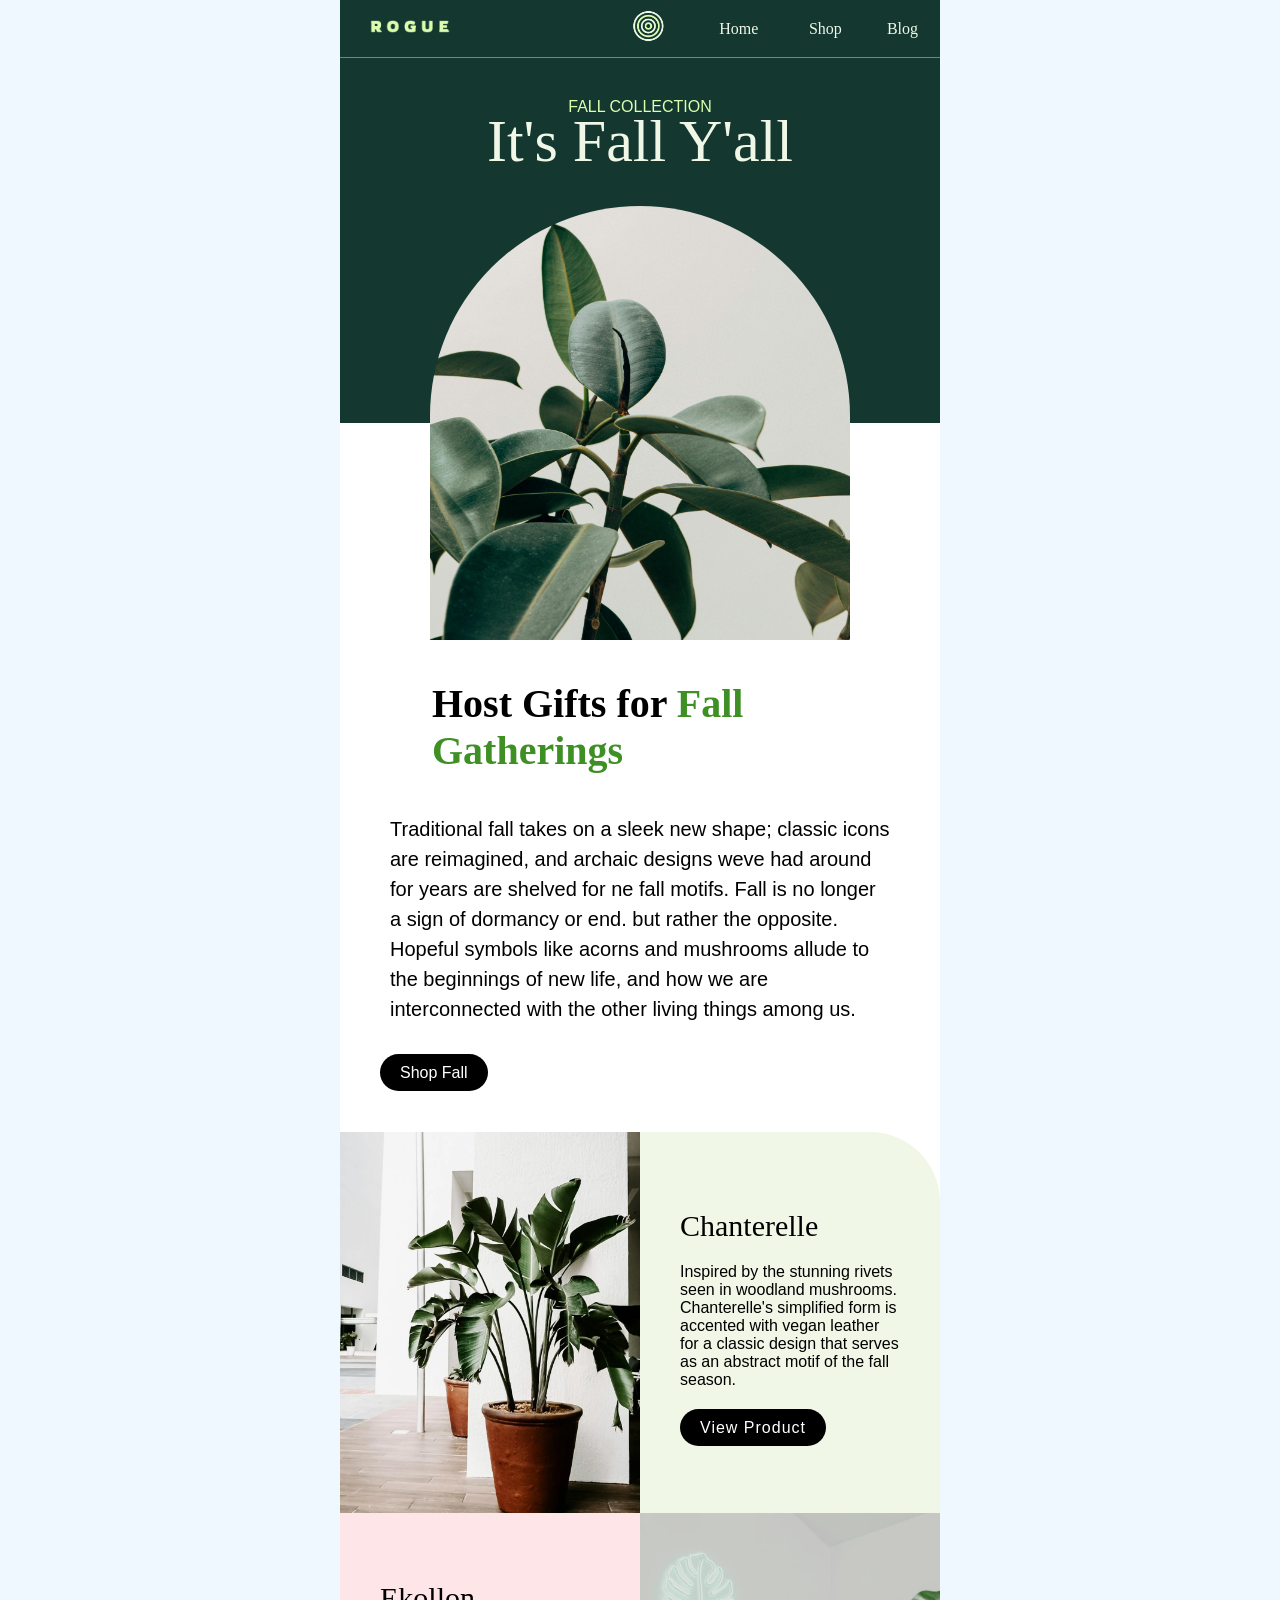
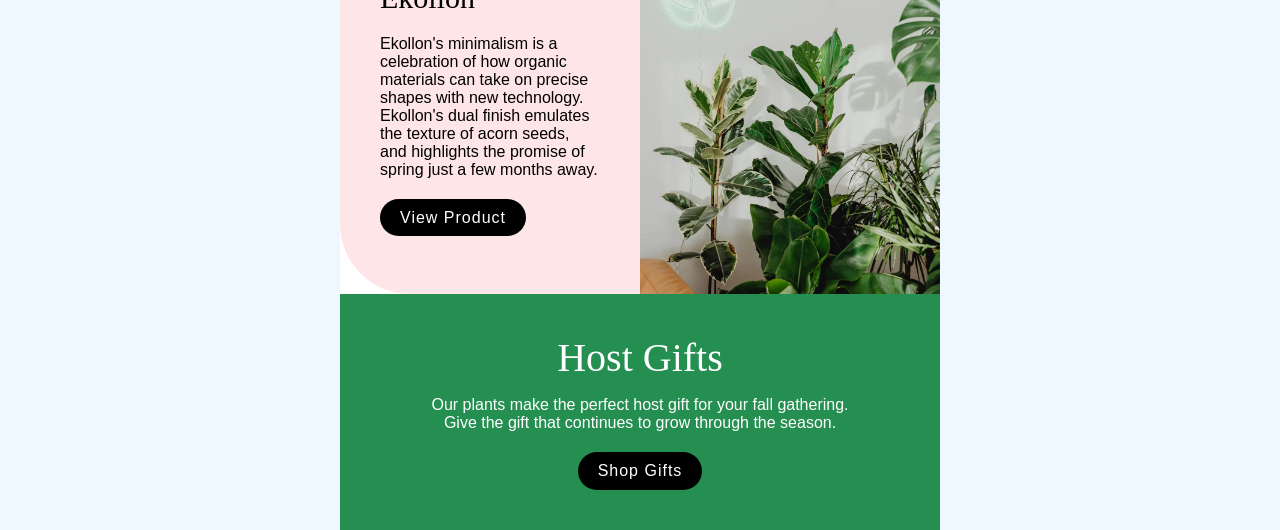
<file: Template9/index.html>
<!DOCTYPE html>
<html lang="en">
<head>
    <meta charset="UTF-8">
    <meta name="viewport" content="width=device-width, initial-scale=1.0">
    <title>Greenfield</title>
    <link rel="stylesheet" href="style.css">
    <meta name="viewport" content="width=device-width, initial-scale=1" />

</head>
<body>

    
<table class="wrapper" cellpadding="0" cellspacing="0" border="0">
<tr>
    <td align="center">

        <table class="container" cellpadding="0" cellspacing="0" border="0">

            <tr>
                <td>
                    <table class="container2" cellpadding="0" cellspacing="0" border="0">
                        <tr>
                            <td class="wrapLogo1">
                                <img class="logo1" src="img/Logo1.png" alt="">
                            </td>
                            <td class="wrapLogo2">
                                <img class="logo2" src="img/Logo2.png" alt="">
                            </td>
                            <td class="wrapItems">
                                <a class="navItem" href="#">Home</a>
                            </td>
                            <td class="wrapItems">
                                <a class="navItem" href="#">Shop</a> 
                            </td>
                            <td class="wrapItems">
                                <a class="navItem" href="#">Blog</a>
                            </td>
                        </tr>
                    </table>    
                </td>
            </tr>

            <tr>
                <td>
                    <table class="container3" cellpadding="0" cellspacing="0" border="0">
                        <tr>
                            <td class="wrapHeroTitle">
                                <p class="heroTitle">FALL COLLECTION</p>
                                <p class="heroSubtitle">It's Fall Y'all</p>
                            </td>
                        </tr>
                    </table>
                </td>
            </tr>
        </table>

        <table class="container4" cellpadding="0" cellspacing="0" border="0">
            <tr>
                <td>
                    <table class="wrapHeroImage" cellpadding="0" cellspacing="0" border="0">
                        <tr>
                            <td class="halfTop">
                            </td>
                        </tr>
                        <tr>
                            <td class="halfBottom">
                            </td>
                        </tr>
                        <tr>
                            <td class="wrapImg1">
                                <img class="img1" src="img/img1.png" alt="">
                            </td>
                        </tr>
                    </table>
                </td>
            </tr>
        </table>

        <table class="container5" cellpadding="0" cellspacing="0" border="0">
            <tr>
                <td>
                    <table class="wrapGiftContent" cellpadding="0" cellspacing="0" border="0">
                        <tr>
                            <td class="wrapGiftContent">
                                <p class="giftTitle">
                                    Host Gifts for <span>Fall</span>
                                </p>
                                <p class="giftTitle"><span>Gatherings</span></p>
                                <p class="giftText">
                                    Traditional fall takes on a sleek new shape; classic icons are reimagined, and archaic designs weve had around for years are shelved for ne fall motifs. Fall is no longer a sign of dormancy or end. but rather the opposite. Hopeful symbols like acorns and mushrooms allude to the beginnings of new life, and how we are interconnected with the other living things among us.
                                </p>
                                <a class="giftShopBtn" href="#">Shop Fall</a>
                            </td>
                        </tr>
                    </table>
                </td>
            </tr>
        </table>


        <table class="container6" cellpadding="0" cellspacing="0" border="0">
            <tr>
                <td>
                    <table style="width: 100%;" cellpadding="0" cellspacing="0" border="0">
                        <tr>
                            <td class="wrapImg">
                                <img class="img3" src="img/img2.png" alt="">
                            </td>
                            <td class="wrapCard">
                                <p class="cardTitle">Chanterelle</p>
                                <p class="cardText">
                                    Inspired by the stunning rivets seen 
                                    in woodland mushrooms. Chanterelle's simplified form is 
                                    accented with vegan leather for a classic design that 
                                    serves as an abstract motif of the fall season.
                                </p>
                                <a class="cardBtn" href="#">View Product</a>
                            </td>
                        </tr>
                        <tr>
                            <td class="wrapCard2">
                                <p class="cardTitle">Ekollon</p>
                                <p class="cardText">
                                    Ekollon's minimalism is a celebration of how organic
                                    materials can take on precise shapes with new technology.
                                    Ekollon's dual finish emulates the texture of acorn seeds,
                                    and highlights the promise of spring just a few months away.
                                </p>
                                <a class="cardBtn" href="#">View Product</a>
                            </td>
                            <td class="wrapImg">
                                <img class="img3" src="img/img3.png" alt="">
                            </td>
                        </tr>
                    </table>
                </td>
            </tr>
        </table>


        <table class="container7" cellpadding="0" cellspacing="0" border="0">
            <tr>
                <td>
                    <p class="ftTitle">Host Gifts</p>
                    <p class="ftText">
                        Our plants make the perfect host gift for your fall gathering.<br>
                        Give the gift that continues to grow through the season.
                    </p>
                    <a class="ftBtn" href="#">Shop Gifts</a>
                </td>
            </tr>
        </table>








        </table>
    </td>
</tr>
</table>
</body>
</html>
</file>
<file: Template1/style.css>
body {
  margin: 0;
  padding: 0;
}

.section-title {
  font-family: Georgia;
  font-size: 40px;
  color: #2d2d2f;
  margin: 0;
}

.wrapper {
  width: 100%;
  background-color: #f4f4f4;
}

.container {
  width: 600px;
  background-color: #ffffff;
  padding: 30px;
}

/* Header */
.header {
  background-color: #3AECB9;
  padding: 40px 30px;
}

.header-table {
  width: 100%;
}

.nav {
  font-family: Arial;
  font-size: 14px;
  font-weight: bold;
}

.nav-left {
  text-align: left;
}

.nav-right {
  text-align: right;
}

.logo {
  font-family: Arial;
  font-size: 40px;
  text-align: center;
  font-weight: bold;
}

/* Hero */
.hero {
  background-color: #3AECB9;
  padding: 0px 20px 40px 20px;
  text-align: center;
}

.hero-title {
  margin: 0;
  font-size: 55px;
  font-family: Georgia;
  line-height: 1;
  font-weight: 500;
  color: #2D2D2F;
}

.image-cell {
  text-align: center;
}

.responsive-img {
  width: 100%;
  height: 600px;
  max-height: 600px;
  display: block;
  object-fit: cover;
}

/* Content */
.content {
  padding: 50px 0;
  font-size: 14px;
  line-height: 1.6;
  color: #333333;
}

.date {
  font-family: Arial;
  font-size: 16px;
  margin: 0;
}

.category {
  font-size: 16px;
  font-weight: bold;
  font-family: Arial;
  letter-spacing: 2px;
  margin: 0;
}

.paragraph {
  margin: 15px 0;
  font-family: Arial;
  font-size: 18px;
  letter-spacing: 0.6px;
  line-height: 25px;
}

.author {
  font-family: Arial;
  font-weight: bold;
  font-size: 16px;
  margin: 30px 0;
}

/* Button */
.button-table {
  margin-top: 20px;
}

.button {
  display: inline-block;
  padding: 10px 20px;
  background-color: #3AECB9;
  color: #1C4942;
  text-decoration: none;
  font-size: 18px;
  font-family: Arial;
  padding: 12px 25px;
  font-family: Arial;
}

/* Popular */
.popular {
  padding: 20px 30px 30px 30px;
  font-size: 14px;
  line-height: 1.6;
  color: #333333;
  background-color: #efefef;
}

.popular-text, .popular-subtext {
  margin: 0;
  padding: 20px;
  text-align: center;
  line-height: 1.5;
  font-size: 16px;
  font-family: Arial;
}


.popular-table {
  max-width: 100%;
}
.popular-table td {
  padding: 10px;
} 

.popular-table img {
  width: 150px;
  height: 150px;
  object-fit: cover;
}

.view-all-table {
  margin-top: 20px;
  text-align: center;
}


/* Spacer */
.space{padding: 20px;}

/* Inspirations Section Fixes */
.inspirations {
  padding: 40px 30px;
  background-color: #1C4942;
  color: #ffffff;
}

.insp-main-title {
  color: #ffffff;
  margin-bottom: 30px;
  font-family: serif; /* Matches the reference image style */
}

.inspirations-table {
  width: 100%;
  margin-bottom: 20px;
}

.insp-text-cell {
  padding: 40px 0;
}

.inspDate {
  font-size: 18px;
  font-family: Arial;
  margin: 0;
}

.inspTitle {
  font-weight: bold;
  font-size: 18px;
  font-family: Arial;
  letter-spacing: 2px;
  margin: 0;
}

.inspContent {
  font-size: 16px;
  letter-spacing: 1.2px;
  font-family: Arial;
  font-weight: 500;
  line-height: 1.5;
  color: #e0e0e0;
  margin: 0;
  padding: 20px 0  30px 0;
}


.insp-item img {
  width: 100%;
  display: block;
}

/** HOTSPOT **/

.hotspot {
  padding: 40px 30px;
  background-color: #2D2D2F;
  color: #ffffff;
}

.hotspot-table {
  width: 100%;
  margin-bottom: 20px;
}

.hotsImg {
  margin: auto;
  width: 90%;
  height: 225px;
  object-fit: cover;
  padding-bottom: 20px;
}

.hotsDate {
  font-size: 18px;
  font-family: Arial;
  margin: 0;
}
.hotsTitle {
  font-weight: bold;
  font-size: 18px;
  font-family: Arial;
  letter-spacing: 2px;
  margin: 0;
}
.hotsContent {
  font-size: 16px;
  letter-spacing: 1.2px;
  font-family: Arial;
  font-weight: 500;
  line-height: 1.5;
  color: #e0e0e0;
  margin: 0;
  padding: 20px 20px 30px 0;
}

.hotsButton {
  display: inline-block;
  padding: 10px 20px;
  background-color: transparent;
  color: white;
  border: 1px solid white;
  text-decoration: none;
  font-size: 18px;
  font-family: Arial;
  padding: 12px 25px;
  font-family: Arial;
}
</file>
<file: Template10/style.css>
body {
  margin: 0;
  padding: 0;
}
td{
  margin: 0;
  padding: 0;
}
p {
  margin: 0;
}

.wrapper {
  width: 100%;
  background-color: aliceblue;
}


/* LOGO */
.container {
  background-color: #4A30CF1A;
  width: 600px;
  padding: 0 30px;
}
.wrapLogo {
  width: 100%;
  text-align: center;
}
.logo {
  width: 164px;
  height: 44px;
  object-fit: cover;
  padding: 30px 0;
}


/* Hero */
.container1 {
  background-image: linear-gradient(#E4E1F7,#FFFFFF);
  width: 600px;
  padding: 0 30px;
  text-align: center;
}

.centerParty {
  padding: 30px 0;
}
.wrapParty {
  display: inline;
}
.wrapPartyImg {
  width: 104px;
  height: 104px;
  border-radius: 60px;
  background-color: #DDD6FD;
}
.party {
  width: 56px;
  height: 56px;
  object-fit: cover;
}

.wrapHeroText {
  text-align: center;
  font-family: Arial;
  color: #2D2D2F;
}
.heroTitle {
  font-size: 40px;
  font-weight: bold;
}
.heroText {
  font-size: 16px;
  padding: 10px 0 40px 0;
}

.img1 {
  width: 536px;
  height: 325px;
  border-radius: 20px;
}


/* Sub Section */
.wrapTySec {
  text-align: center;
  font-family: Arial;
  color: #2D2D2F;
}
.subTitle {
  font-size: 20px;
  font-weight: bold;
  padding-top: 40px;
}
.subText {
  font-size: 16px;
  padding: 20px 0;
}

/* Contact Section */
.wrapContact {
  font-family: Arial;
}
.contact {
  width: 100%;
  text-align: center;
}

.wrapConInfo {
  border-bottom: 1px solid #D6D6D6;
  font-family: Arial;
}
.conTitle {
  font-size: 18px;
  padding: 20px 0 5px 0;
}
.conText {
  font-size: 28px;
  font-weight: bold;
  color: #4A30CF;
  padding-bottom: 10px;
}

.wrapConInfo1 {
  padding: 60px;
}

.signBtn {
  text-decoration: none;
  background-color: #4A30CF;
  color: white;
  padding: 15px 60px;
  border-radius: 30px;
}



/* Spacer */
.spacer {
  height: 50px;
}


/* CARD */
.container2 {
  width: 600px;
  padding: 0 30px;
  text-align: center;
}

.centerPro {
  font-family: Arial;
  background-color: #E9EFFF;
  border-radius: 20px;
  padding: 0 30px 0 30px;
}
.wrapPro {
  width: 100%;
  display: inline;
  padding-top: 60px;
}
.wrapProImg {
  width: 104px;
  height: 104px;
  border-radius: 60px;
  background-color: #DDD6FD;
  position: relative;
  top: -50px;
}
.pro {
  width: 56px;
  height: 56px;
  object-fit: cover;
}

.wrapCard {
  width: 100%;
  position: relative;
  top: -20px;
}


.cardTitle {
  font-size: 34px;
  font-weight: bold;
  color: #4A30CF;
}
.cardText {
  width: 90%;
  display: inline-block;
  text-align: center;
  font-size: 16px;
  padding: 20px;
}

.wrapFeatures {
  text-align: start;
}
.wrapFeature {
  padding: 10px 0;
}
.imgCard {
  width: 56px;
  height: 56px;
  object-fit: cover;
  padding: 0 20px;
}

.featureTitle {
  font-size: 20px;
  font-weight: bold;
  color: #4A30CF;
}
.featureText {
  line-height: 22px;
  font-size: 16px;
}

/* Btns */

.wrapBtnsTable {
  text-align: center;
  width: 100%;
  padding: 50px 0;
}

.wrapBtn {
  text-align: center;
}
.lastBtn {
  text-decoration: none;
  font-family: Arial;
  font-size: 20px;
  font-weight: bold;
  background-color: #4A30CF;
  color: white;
  padding: 20px 100px;
  border-radius: 40px;
}
.lastBusinessBtn {
  color: #4A30CF;
  text-decoration: none;
  font-family: Arial;
  font-size: 20px;
  font-weight: bold;
  padding: 40px 60px 0 60px;
}
</file>
<file: Template11/style.css>
body {
  margin: 0;
  padding: 0;
}
td{
  margin: 0;
  padding: 0;
}
p {
  margin: 0;
}

.wrapper {
  width: 100%;
}


/* LOGO */
.container {
  background-color: #eeece9;
  width: 600px;
  padding: 0 30px;
}
.wrapLogo {
  width: 100%;
  text-align: center;
}
.logo {
  width: 144px;
  height: 26px;
  object-fit: cover;
  padding: 30px 0;
}


/* Hero */
.container1 {
  background-color: #eeece9;
  width: 600px;
  padding: 30px;
  text-align: center;
}

.greenSection {
  width: 100%;
  text-align: center;
  background-color: #004D43;
  border-radius: 20px 20px 0 0;
  border-bottom: 12px solid #B3C577;
  color: white;
  font-family: Arial;
}


.title {
  font-size: 50px;
  font-weight: bold;
  padding: 60px 0 10px 0;
}
.subtitle {
  font-size: 20px;
  padding: 0 0 60px 0;
}
.img1 {
  width: 470px;
  height: 240px;
  object-fit: cover;
  border-radius: 20px;
}
.secTitle {
  font-size: 20px;
  padding: 60px 0 10px 0;
}
.secSubTitle {
  color: #AEAEAE;
  font-size: 16px;
  width: 70%;
  display: inline-block;
  padding: 10px 0 60px 0;
}


/* In Cart */
.container2 {
  background-color: #eeece9;
  width: 600px;
  padding: 30px;
  text-align: center;
}
.left {
  text-align: left;
}
.right {
  text-align: right;
}

.inCart {
  font-size: 30px;
  font-weight: bold;
  color: #004D43;
  font-family: Arial;
  padding-bottom: 30px;
}
.navCart, .itemDisc, .price, .qty {
  font-family: Arial;
  font-size: 16px;
  font-weight: bold;
  color: #004D43;
}
.itemDisc {
  padding: 20px 0 20px 20px;
}
.price {
  text-align: right;
  padding: 20px;
}

.wrapItem {
  width: 100%;
  border-bottom: 1px solid #CFC9C1
}
.wrapImgItem {
  width: 70%;
}
.wrapItemsTable {
  width: 100%;
  align-items: center;
  background-color: white;
  border-bottom: 2px solid #B3C577;
  padding: 10px 20px;
}
.imgItem {
  width: 88px;
  height: 88px;
  object-fit: cover;
  padding: 20px;
}


/* Pay Section */
.container3 {
  background-color: #eeece9;
  width: 600px;
  padding: 30px;
  text-align: center;
}
.wrapPayBtn {
  padding: 20px 0 60px 0;
}
.payBtn {
  text-decoration: none;
  background-color: #B3C577;
  color: #004D43;
  font-family: Arial;
  font-size: 18px;
  font-weight: bold;
  padding: 18px 40px;
  border-radius: 40px;
}

.question {
  color: #004D43;
  font-family: Arial;
  font-size: 30px;
  font-weight: bold;
  padding: 20px;
}
.queDesc {
  width: 90%;
  display: inline-block;
  color: #004D43;
  font-size: 16px;
  font-family: Arial;
  padding-bottom: 40px;
}


/* Lime Section */
.container4 {
  background-color: #eeece9;
  width: 600px;
  padding: 30px;
  text-align: center;
  font-family: Arial;
}
.lightGreenSection {
  width: 100%;
  text-align: center;
  background-color: #B3C577;
  border-radius:  0 0 20px 20px;
  border-bottom: 12px solid #B3C577;
  color: #004D43;
}

.wrapCon {
  padding: 30px;
  border-bottom: 1px solid #AEAEAE;
}
.footerTitle {
  font-size: 18px;
  padding: 10px 0 30px 0;
}
.footerBtn {
  text-decoration: none;
  font-size: 18px;
  font-weight: bold;
  color: #004D43;
  border: 1px solid #004D43;
  padding: 15px 30px;
  border-radius: 40px;
}


.policy {
  width: 100%;
  padding: 20px 0;
}
.footerImg {
  width: 56px;
  height: 56px;
  object-fit: cover;
}
</file>
<file: Template12/style.css>
body {
  margin: 0;
  padding: 0;
}
td{
  margin: 0;
  padding: 0;
}
p {
  margin: 0;
}

.wrapper {
  width: 100%;
  font-family: Arial;
  background-color: #fdfadc94;
}

/* LOGO */
.container {
  background-color: #EBEADE;
  width: 600px;
  padding: 30px;
}
.logo {
  width: 125px;
  height: 23px;
  object-fit: cover;
}

.navSec {
  text-align: right;
  width: 100%;
}
.navCat {
  text-decoration: none;
  font-size: 16px;
  color: black;
}


/* Section 1 */
.container1 {
  background-color: #EBEADE;
  width: 600px;
}
.heroSection {
  padding: 30px;
}
.preTitle {
  font-size: 28px;
}
.title {
  font-size: 50px;
  font-weight: bold;
  line-height: 45px;
}
span {
  color: #EB1700;
}
.content {
  width: 60%;
  font-size: 16px;
  padding: 10px 0;
  line-height: 25px;
}

.heroBtn {
  text-decoration: none;
  font-size: 14px;
  padding: 16px 40px;
  border-radius: 60px;
  background-color: #EB1700;
  color: white;
}
.wrapHeroBtn {
  padding: 30px;
}

.wrapHeroImg {
  line-height: 0;
}
.img1 {
  width: 100%;
}


/* Section 1 */
.container2 {
  background-color: white;
  width: 600px;
  padding: 40px;
}
.sideImgs {
  width: 100%;
  width: 168px;
  height: 168px;
  object-fit: cover;
  border-radius: 10px;
}

.wrapSideImgs {
  width: 100%;
  text-align: center;
}
.wrapTextCon {
  padding: 30px;
  text-align: center;
}

.first {
  color: #EB1700;
  width: 80%;
  display: inline-block;
  font-size: 22px;
  font-weight: bold;
  text-align: start;
}
.second {
  width: 80%;
  display: inline-block;
  font-size: 16px;
  text-align: start;
  padding: 10px 0 20px 0;
}
.third {
  width: 80%;
  display: inline-block;
  font-size: 16px;
  text-align: start;
  padding: 10px 0 0 0;
}

.img5 {
  width: 100%;
  height: 200px;
  object-fit: cover;
  border-radius: 10px;
}

/* Cards */

.cardSectionTitle {
  font-size: 30px;
  font-weight: bold;
  padding: 30px 10px 20px 10px;
}

.wrapCon {
  background-color: #F9F7E0; 
  border-radius: 10px;
  max-width: 168px;
}


.cardItem {
  width: 160px;
  padding: 10px;
  width: 100%;
  text-align: center;
}
.imgCardItem {
  width: 64px;
  height: 64px;
  object-fit: cover;
  text-align: center;
  padding: 10px;

}
.cardTitle {
  font-weight: bold;
  text-align: start;
  padding: 5px 10px;
}
.cardText {
  padding-bottom: 10px;
}
</file>
<file: Template13/style.css>
body {
  margin: 0;
  padding: 0;
}
td{
  margin: 0;
  padding: 0;
}
p {
  margin: 0;
}

.wrapper {
  width: 100%;
  font-family: Arial;
  background-color: #f3f1ebb7;
}

/* Hero */
.container {
  background-color: #FFFBF2;
  width: 600px;
  padding: 30px 30px 0 30px;
}
.img1 {
  width: 100%;
  height: 604px;
  object-fit: cover;
}

.wrapTitle {
  text-align: center;
  width: 100%;
}
.title {
  width: 80%;
  display: inline-block;
  font-size: 70px;
  color: #2E4B38;
}

/* Section 1 */
.container2 {
  background-color: #FFFBF2;
  width: 600px;
  padding: 30px 30px 0 30px;
}
.wrapSecOne {
  background-color: #E7F0EA;
  color: #2E4B38;
  padding: 30px;
  width: 100%;
  align-items: center;
}
.secOneTitle {
  width: 100%;
  text-align: center;
  font-size: 20px;
  font-weight: bold;
  padding-bottom: 10px;
}
.secOneSubtitle {
  font-size: 18px;
  padding: 10px 40px 0 40px;
}



.secTwoTitle {
  font-size: 30px;
  font-weight: bold;
}
.container3 {
  background-color: #FFFBF2;
  width: 600px;
  padding: 0 30px 0 30px;
}
.wrapSecTwo {
  width: 100%;
  text-align: center;
  background-color: #FFFEFF;
  color: #2E4B38;
  padding: 30px;
  width: 100%;
}
.wrapSecTwoCard {
  background-color: #FFFEFF;
  color: #2E4B38;
  padding: 0 30px 30px 30px;
  width: 100%;
}

.wrapSmallImg {
  padding: 16px;
  background-color: #E7F0EA;
  border-radius: 50px;
}
.smallImg {
  width: 20px;
  height: 20px;
  object-fit: cover;
}

.secTwo {
  padding: 16px;
}

.wrapSecText {
  padding-left: 10px;
  color: #2E4B38;
}
.secTextTitle {
  font-size: 18px;
  font-weight: bold;
  text-align: left;
}
.secText  {
  font-size: 14px;
  text-align: left;
}
.location {
  text-decoration: underline;
}


.container4 {
  background-color: #FFFBF2;
  width: 600px;
  padding: 0 30px 0 30px;
  text-align: center;
}
.wrapSecThreeTitle {
  padding: 30px 0 0 0;
  background-color:#E7F0EA;
}
.wrapSecThree {
  padding: 30px 0;
  background-color:#E7F0EA;
}
.secTitle {
  font-size: 24px;
  font-weight: bold;
  color: #2E4B38;
}
.wrapImgSec {
  text-align: center;
  width: 100%;
}
.imgSec {
  width: 130px;
  height: 210px;
  object-fit: cover;
}
.wrapSecTextFinal {
  padding: 10px 0;
  background-color:#E7F0EA;
  width: 100%;
}
.secTextFinal {
  width: 66%;
  display: inline-block;
  text-align: start;
}

.textFinal {
  font-size: 18px;
  color: #2E4B38;
  line-height: 26px;
}
.btnFinal {
  text-decoration: none;
  background-color: #2E4B38;
  color: white;
  padding: 10px 20px;
  border-radius: 40px;
}

.wrapFinalBtn {
  width: 100%;
  padding-bottom: 20px;
  background-color: #E7F0EA;
  text-align: center;
}
.tbwrapSecbtnFinal {
  width: 70%;
  display: inline-block;
  text-align: start;

}
.secbtnFinal {
  display: inline-block;
  text-align: start;
}

/* Footer */
.wrapSecFooter {
  background-color: #FFFBF2;
  width: 600px;
  padding: 0 30px;
  text-align: center;
}
.footerTitle {
  padding: 20px 0;
  color: #2E4B38;
  font-size: 60px;
}
.footerUnsub {
  color: #2E4B38;
  font-size: 14px;
  padding: 10px 0 40px 0;
}
.footerLink {
  color: #2E4B38;
  font-weight: bold;
}
</file>
<file: Template2/style.css>
*{
  border-spacing: 0;
  margin: 0;
}

body {
  margin: 0;
  padding: 0;
  background-color: #E7DFD3;
  display: flex;
  justify-content: center;
}

.wrapper {
  width: 100%;
  background-color: white;
  display: grid;
  justify-content: center;
}


table {
  background-color: #E7DFD3;
}

.logo {
  margin: 0;
}
.container {
  max-width: 600px;
  width: 100%;
  padding: 0 30px;
  margin: 0 auto;
}
.header {
  background-color: #E7DFD3;
  text-align: center;
}

.logo {
  font-family: serif;
  font-size: 60px;
  font-weight: bold;
  color: #000;
}

.nav-links {
  display: grid;
  border-bottom: 2px solid #CFBFAC;
;
}
.nav-link {
  text-align: center;
  line-height: 60px;
}

.nav-links a {
  color: #000;
  text-decoration: none;
  font-size: 18px;
  font-family: Arial;

}

.title-section {
  background-color: #E7DFD3;
  padding: 20px;
  text-align: left;
}

.title {
  padding: 20px 0 10px 0;
  font-size: 50px;
  color: #000;
  width: 75%;
  text-align: center;
}

.subtitle {
  font-family: arial;
  font-size: 14px;
  color: #000;
  width: 90%;
  text-align: center;
}

.image-title {
  background-color: #E7DFD3;
  padding: 0;
  line-height:0;
}

.image-title img {
  width: 100%;
  height: auto;
  border-top-left-radius: 50%;
  border-top-right-radius: 50%;
}

.first-section {
  background-color: #E7D58C;
  padding: 40px;
  text-align: center;
}

.divider {
  display: flex;
  align-items: center;
  text-align: center;
  font-size: 18px;
}

.divider::before,
.divider::after {
  content: "";
  flex: 1;
  border-top: 2px solid white;
  opacity: 50%;
}

.divider::before {
  margin-right: 10px;
}

.divider::after {
  margin-left: 10px;
}

.evolution-title {
  font-family: serif;
  font-size: 40px;
  color: #000;
}

.evolution-text {
  font-family: arial;
  font-size: 16px;
  color: #000;
  line-height: 1.5;
  padding-bottom: 30px;
}

.learn-more {
  background-color: transparent;
  border: 2px solid #000;
  color: #000;
  padding: 10px 20px;
  text-decoration: none;
  font-size: 14px;
  font-weight: bold;
  font-family: arial;
}

.image-section-2 {
  background-color: #E7D58C;
  padding: 0 40px 50px 40px;
}

.image-section-2 img {
  width: 100%;
  height: 440px;
  border-top-left-radius: 100%;
  object-fit: cover;
}





.sec-section {
  background-color: #E8AF3E;
  padding: 40px;
  text-align: center;
}
.image-section-3 {
  background-color: #E8AF3E;
  padding: 0 40px 50px 40px;

}

.image-section-3 img {
  width: 100%;
  height: 440px;
  border-top-right-radius: 100%;
  object-fit: cover;
}



.gal-wrap-table{
  background-color:#EADDCB;
}

.gal-section{
  text-align: center;
  font-size: 60px;
  font-family: serif;
  margin: 0;
  padding: 40px;
}

.gal-images img{
  width: 175px;
  height: 175px;
  object-fit: cover;
}





.painting-section {
  background-color: #8FAF98;
  text-align: center;
  padding: 60px 20px;
}

.painting-divider {
  font-size: 18px;
  letter-spacing: 4px;
  color: #2b2b2b;
  margin: 0;
  padding: 40px 0 10px 0;
}

.painting-title {
  font-family: "Times New Roman", serif;
  font-size: 50px;
  line-height: 1.2;
  color: #1f1f1f;
  margin:0;
}

.painting-image {
  width: 80%;
  max-width: 600px;
  height: auto;
  display: block;
  margin: auto;
  padding: 30px;
}

.painting-btn {
  display: inline-block;
  padding: 14px 36px;
  border: 2px solid #2a2a2a;
  color: #2a2a2a;
  text-decoration: none;
  font-size: 14px;
  letter-spacing: 1px;
  font-weight: 600;
  transition: 0.3s;
}

.painting-btn:hover {
  background-color: #2a2a2a;
  color: #ffffff;
}



@media (max-width: 480px) {
  .image-section-2 img {
    height: 300px;
  }
  .image-section-3 img {
    height: 300px;
  }

  .gal-images img {
    height: 120px;
    width: 120px;
  }
}
@media (max-width: 425px) {
  .gal-images img {
    height: 115px;
    width: 115px;
  }
}
</file>
<file: Template3/style.css>
body {
  margin: 0;
  padding: 0;
}
td{
  margin: 0;
  padding: 0;
}

.section-title {
  font-family: Georgia;
  font-size: 40px;
  color: #2d2d2f;
  margin: 0;
}

.wrapper {
  width: 100%;
}

.container {
  background-color: #D5EADA;
  width: 600px;
  padding: 0 40px;
}


/* Header */
.header {
  padding: 30px 0;
}

.header-table {
  width: 100%;
}

.nav {
  font-family: Arial;
  font-size: 16px;
  text-align: center;
}
.nav-text {
  font-weight: bold;
  font-family: Arial;
  font-size: 16px;
  color: black;
  text-decoration: none;
}
.nav-left {
text-align: left;
}
.nav-right {
  text-align: right;
}

.nav-logo-wrap {
  width: 110px;
  height: auto;
}
.nav-logo {
  width: 100%;
}

/* Container Table */
.wrap-hero-img {
  width: 100%;
  height: 688px;
  position: relative;
}

.hero-img {
  width: 100%;
  height: 688px;
  object-fit: cover;
  filter: grayscale(1);
}

.hero-content {
  width: 100%;
  height: 688px;
}

/* Using your hero-text class for font styles */
.hero-text {
  color: #ffffff;
  font-family: Arial, sans-serif;
  font-size: 52px;
  font-weight: bold;
  line-height: 1.1;
  letter-spacing: 2px;
  padding: 30px;
  margin: 0;
}

.hero-text span {
  color: #E398EA
}

p.hero-text {
  font-size: 16px;
  font-weight: normal;
  line-height: 1.6;
}

.btn {
  display: inline-block;
  padding: 18px 25px;
  border: 1px solid #ffffff;
  color: #ffffff;
  text-decoration: none;
  font-family: Arial;
  font-size: 18px;
}


/* Live Title-Section */

.wrap-sec-title {
  width: 100%;
  padding: 40px 0 0 0;
}
.section-title {
  text-align: center;
  font-weight: 900;
  line-height: 1.1;
  letter-spacing: 2px;
  font-size: 145px;
  font-family: Big Shoulders;
  color: #E398EA;
}


/* Content */

.wrap-con-section {
  width: 100%;
}

.con-img {
  max-width: 162px;
  height: 360px;
  object-fit: cover;
  filter: grayscale(1);
}
.con-img-s {
  max-width: 162px;
  height: 190px;
  object-fit: cover;
  display: block;
  filter: grayscale(1);
}

.con-section {
  padding: 20px;
}

.p1 {
  margin: 0;
  padding: 20px 0 0 0;
  line-height: 30px;
  font-size: 22px;
  font-family: Arial;
  font-weight: bolder;
}

.p2 {
  margin: 0;
  padding: 0 0 20px 0;
  line-height: 24px;
  font-size: 16px;
  font-family: Arial;
}

/* ROZ */

.roz-bg {
  background-color: #E398EA;
  padding: 0 30px;
}

.roz-p {
  margin: 0;
  padding: 20px 0;
  font-family: Big Shoulders;
  font-size: 75px;
  line-height: 70px;
  font-weight: bolder;
}

.roz-sec {
  padding-bottom: 30px;
}


.half-1, .half-2 {
  max-width: 272px;
}
.half-1{
  padding-right: 15px;
}
.half-2 {
  padding-left: 15px;
}

.roz-img {
  width: 100%;
  height: 228px;
  object-fit: cover;
  filter: grayscale(1);
}
.roz-img-2 {
  width: 100%;
  height: 228px;
  object-fit: cover;
  filter: grayscale(1);
}

.roz-art-title {
  padding-top: 20px;
  margin: 0;
  font-family: Arial;
  font-size: 16px;
  letter-spacing: 2px;
}
.roz-creator {
  margin: 0;
  font-family: Arial;
  font-weight: bold;
  font-size: 20px;
}
.roz-description {
  margin: 0;
  font-family: Arial;
  font-size: 16px;
  min-height: 60px;
}

.btn-bl {
  display: inline-block;
  padding: 12px 20px;
  border: 1px solid #000000;
  color: #000000;
  text-decoration: none;
  font-family: Arial;
  font-size: 16px;
}




.last-content {
  width: 100%;

  position: absolute;
  bottom: 0; left: 0;
}
.wrap-last-img {
  padding-top: 100px;
  width: 100%;
  height: 688px;
  position: relative;
}

.last-img {
  width: 100%;
  height: 688px;
  object-fit: cover;
  filter: grayscale(1);
}

.last-text {
  color: #ffffff;
  font-family: Arial, sans-serif;
  font-size: 52px;
  font-weight: bold;
  line-height: 1.1;
  letter-spacing: 2px;
  padding: 0 30px;
  margin: 0;

}
.last-text span {
  color: #E398EA
}

.last-text p {
  margin: 0;
}


.last-img-text {
  font-size: 18px;
  font-family: Arial;
  font-weight: lighter;
  letter-spacing: 1.1;
  padding: 20px 0;
}
</file>
<file: Template4/style.css>
body {
  margin: 0;
  padding: 0;
}
td{
  margin: 0;
  padding: 0;
}
p {
  margin: 0;
}

.wrapper {
  width: 100%;
}

.contBanner {
  background-color: #EBF4E9;
  width: 600px;
}
.container {
  background-color: #EBF4E9;
  width: 600px;
  padding: 0 30px;
}


/* Banner */
.banner {
  width: 100%;
  height: 46px;
  background-color: #6E9B82;
}
.bennerText {
  text-align: center;
  font-size: 16px;
  font-family: Lexend;
  color: white;
}


/* Logo */
.wrapTitle {
  width: 100%;
  text-align: center;
  padding: 40px 0 20px 0;
}
.titleImg {
  width: 200px;
  height: auto;
}


/* NAV */
.wrapNav {
  width: 100%;
  padding-bottom: 50px;
  border-bottom: 1px solid #6E9B82;
}
.tableNav {
  width: 100%;
}
.nav a{
  color: #3C5536;
  font-family: Lexend;
  font-size: 16px;
  text-decoration: none;
}

.text-left {
  text-align: start;
}
.text-center {
  text-align: center;
}
.text-right {
text-align: right;
}


/* Content */
.wrapeCon {
  width: 100%;
  padding-bottom: 40px;
}

.titleCon {
  font-size: 35px;
  font-family: Lexend;
  color: #3C5536;
  padding: 30px 0 20px 0;
}

.imgCon {
  width: 100%;
  height: 625px;
  object-fit: cover;
}

.descriptionCon {
  font-size: 16px;
  font-family: Lexend;
  color: #3C5536;
  padding: 20px 0;
}


.btn {
  background-color: #6E9B82;
  color: #ffffff;
  
  text-decoration: none;
  font-family: Lexend;
  font-size: 16px;
  letter-spacing: 1px;
  
  display: inline-block;
  padding: 15px 40px;
  border: none;
  
  text-align: center;
}


/* Products */
.containerProduct {
  background-color: #FAFFF9;
  width: 600px;
  padding: 0px 30px;
}

.wrapProducts {
  width: 100%;
}

.prodTilte {
  text-align: center;
  color: #3C5536;
  font-size: 40px;
  font-family: Lexend;
  padding: 30px 0;
}


.imgProduct {
  width: 248px;
  height: 248px;
  object-fit: cover;
}
.imgLeft {
  text-align: left;
}
.imgRight {
  text-align: right;
}


.productListing {
  display: grid;
}
.prodDes {
  font-size: 20px;
  font-family: Lexend;
  color: #3C5536;
  padding: 30px 0;
  letter-spacing: 1px;
}

.productRM {
  font-size: 16px;
  font-family: Lexend;
  color: #3C5536;
  letter-spacing: 0.5px;
}

.wrapProductbtn {
  padding: 40px 0;
  text-align: center;
}


/* Popular */
.containerPopular {
  background-color: #EBF4E9;
  width: 600px;
  padding: 0px 30px;
}

.wrapPop {
  width: 100%;
}

.popTilte {
  text-align: left;
  color: #3C5536;
  font-size: 40px;
  font-family: Lexend;
  padding: 30px 0;
}

.wrapPopProduct {
  padding: 0 0px 40px 0;
  text-align: center;
}

.popImg {
  width: 264px;
  height: 264px;
  object-fit: cover;
}

.popProdTitle {
  font-size: 16px;
  font-family: Lexend;
  color: #3C5536;
  padding: 10px 0;
  text-align: center;
}

.popDesc {
  font-size: 16px;
  font-family: Lexend;
  color: #688B78;
  padding-bottom: 30px;
  text-align: center;
  min-height: 60px;
}


.wrapPopRM {
  text-align: center;
}
.popRM {
  font-size: 16px;
  font-family: Lexend;
  color: #3C5536;
  letter-spacing: 0.5px;
}

/* Follow us */

.containerFollowUS {
  background-color: #F4FFF6;
  width: 600px;
  padding: 0px 30px;
}

.textFol {
  font-size: 14px;
  line-height: 20px;
  font-family: Lexend;
  color: #688B78;
  padding-bottom: 20px;
}

.wrapGrid {
  display: grid;
  grid-template-columns: auto auto;
  padding: 10px;
}
.itemGrid {
  width: 122px;
  height: 122px;
  object-fit: cover;
  padding: 5px;
}
</file>
<file: Template6/style.css>
body {
  margin: 0;
  padding: 0;
}

.main-bg {
  background: #cfcfc0;
  width: 600px;
}

.side-padding {
  padding-left: 30px;
  padding-right: 30px;
}

.hero {
  background-size: cover;
  background-position: center;
  border-radius: 0 0 50% 50px;
  overflow: hidden;
  width: 100%;
  height: 420px;
}

.top-left {
  padding: 20px;
}

.top-right {
  padding: 20px;
  color: white;
}

.title {
  padding: 20px 20px 10px 20px;
  color: white;
}

.cta-cell {
  padding: 20px;
}

.cta-text {
  color: white;
}

.circle-cell {
  padding-left: 100px;
  text-align: end;
}

.circle {
  border-radius: 60px;
}

.circle-text {
  color: white;
  font-size: 12px;
}

p {
  margin: 0;
}
.wrapDis {
  text-align: center;
  border: 8px solid #cfcfc0;
  border-radius: 57px;
}
.disText {
  color: white;
  font-size: 14px;
  font-family: Arial;
}
.disPer {
  color: #ff9a3c;
  font-size: 40px;
  font-weight: bold;
  font-family: Arial;
  line-height: 30px;
}


.desc {
  padding: 20px 30px;
  color: #2e3d3b;
  font-size: 14px;
  text-align: center;
}

.btn-wrap {
  padding-bottom: 30px;
}

.btn-text {
  color: white;
  font-size: 14px;
}

.btn {
  background-color: #c47b3a;
  border-radius: 6px;
  padding: 12px 34px;
}
.btnText {
  text-decoration: 0;
  color: white;
  font-family: Arial;
}

/* Places */
.contBg{
  width: 600px;
  background-color: #EEEFEA;
}


.wrapPacestitle {
  color: #083B3D;
  font-family: Arial;
  padding: 50px 0 30px 0;
}
.upperTitle {
  font-size: 16px;
}
.placesTitle {
  font-weight: bold;
  font-size: 50px;
}
.downTitle {
  font-size: 16px;
}

.prodTable {
  padding-bottom: 30px;
}


.contProd {
  padding: 5px;
  width: 260px;
  height: 260px;
  object-fit: cover;
  border-radius: 20px;
  display: block;
}
.prodBtn {
  z-index: 2;
  position: relative;
  bottom: 45px;
  left: 25px;
}
.prodTitle {
  font-size: 26px;
  font-weight: bold;
  font-family: Arial;
  color: #083B3D;
}
.prodDisc {
  font-size: 18px;
  font-family: Arial;
  color: #083B3D;
}

.contProdBig {
  width: 536px;
  height: 260px;
  object-fit: cover;
  border-radius: 20px;
  display: block;
}

.wrapProdBigText {
  padding-bottom: 30px;
}
</file>
<file: Template7/style.css>
body {
  margin: 0;
  padding: 0;
  background-color: #f4f4f4;
}

table {
  border-collapse: collapse;
}

td {
  margin: 0;
  padding: 0;
}

p {
  margin: 0;
}

.wrapper {
  width: 100%;
}

.side-padding {
  padding: 5px 20px;
  width: 600px;
}



/* Banner */
.contBanner {
  width: 600px;
}
.banner {
  width: 100%;
  height: 35px;
  background-color: #FF6C87;
  border-radius: 20px;
  padding: 2px;
}

.bannerText {
  text-align: center;
  font-size: 16px;
  font-family: Arial;
  color: white;
}


/* Section 1 */
.parentSecOne {
  padding: 10px 0;
}
.wrapSectionOne {
  background-color: #DB95CB;
  border-radius: 20px;
}

.wrapLogo {
  width: 100%;
  text-align: center;
  padding: 20px;
}
.logo {
  width: 130px;
  height: auto;
}

.wrapHeroTitle {
  padding: 40px 0 30px 50px;
  line-height: 100px;
  font-size: 90px;
  font-family: Anton;
  color: #2C0E33;
  width: 270px;
}

.wrapHeroCon {
  display: block;
}



.sectionOneText {
  max-width: 200px;
  font-family: Arial;
  font-size: 17px;
  line-height: 26px;
  padding: 40px 0 20px 0;
}

.disImg {
  width: 205px;
  height: auto;
  padding: 30px 0;
}


.secOneBtn {
  display: block;
  max-width: 210px;
  width: 100%;
  text-align: center;
  text-decoration: none;
  color: white;
  background-color: #2C0E33;
  padding: 15px 10px;
  border-radius: 30px;
  font-family: Arial;
  font-weight: bold;
}

.warpSecOneBtn {
  width: 200px;
  height: auto;
  text-align: center;
}

.contSecOne {
  padding: 20px 60px ;
  font-family: Arial;
  font-size: 16px;
  text-align: center;
}



/* Section 2 */
.parentSecTow{
  padding: 10px 0;
}

.wrapSectionTow {
  width: 100%;
  background-color: #FF6C6C26;
  border-radius: 20px;
}

.wrapSecTitle {
  text-align: center;
  padding: 30px;
}
.titleOne {
  font-family: Anton;
  color: #FF6C87;
  font-size: 16px;
  padding-bottom: 10px;
}
.mainTitleOne {
  font-family: Anton;
  color: #2C0E33;
  font-size: 40px;
  padding: 0 80px;
  line-height: 50px;
}


.wrapImg1 {
  width: 100%;
  text-align: center;
}
.img1 {
  width: 450px;
  height: 250px;
  object-fit: cover;
  border-radius: 500px;
}

.wrapSecText {
  padding: 30px 60px;
  text-align: center;
}

.SecText {
  text-align: center;
  font-family: Arial, sans-serif;
  color: #2C0E33CC;
  font-size: 16px;
  line-height: 1.5;
}

.bold {
  font-weight: bold;
  color: #2C0E33;
}

.code-pill {
  display: inline-block;
  background-color: #FCD5DC;
  color: #2C0E33;
  padding: 6px 25px;
  border-radius: 20px;
  font-weight: bold;
  font-size: 14px;
  letter-spacing: 0.5px;
}

.wrapSecBtn {
  text-align: center;
  padding: 20px 0 0 0;
}
.secBtn {
  display: inline-block;
  background-color: #FF6C87;
  color: white;
  text-decoration: none;
  padding: 15px 40px;
  border-radius: 25px;
  font-family: Arial, sans-serif;
  font-weight: bold;
  font-size: 18px;
  margin-bottom: 40px;
}



/* Section 3 */

.parentSecThree {
  padding: 10px 0;
}

.wrapSectionTwo {
  width: 100%;
  background-color: #FF6C6C26;
  border-radius: 20px;
}

.thirdSecTitle {
  font-family: Anton;
  font-size: 60px;
  color: #2C0E33;
  text-align: center;
}

.cardPad {
  padding: 0 30px;
}


.img2 {
  width: 175px;
  height: 205px;
  object-fit: cover;
  border-radius: 20px;
}
.wrapThirdCon {
  padding: 40px;
  display: block;
}

.thirdConTitleOne {
  font-size: 20px;
  font-weight: bold;
  font-family: Arial;
}
.thirdConTitleTwo {
  padding: 20px 0;
  font-family: Arial;
  font-size: 16px;
}

.thirdSecBtn {
  text-decoration: none;
  font-family: Arial;
  font-size: 18px;
  font-weight: bold;
  color: #FF6C87;
  border: 2px solid #FF6C87;
  border-radius: 50px;
  padding: 10px 20px;
}

/* Fourth Section */

.parentSecFour {
  padding: 10px 0;
  width: 100%;
}


.img4 {
  width: 580px;
  height: 297px;
  object-fit: contain;
}

.wrapSectionTwo {
  width: 100%;
  max-width: 800px;
}

/* Image Styling */
.wrapImg4 {
  width: 50%;
  vertical-align: middle;
}

.img4 {
  display: block;
  width: 100%;
  max-width: 400px;
  height: auto;
}

.wrapFooterCon {
  padding-left: 40px;
  text-align: left;
  vertical-align: middle;
}

.footerTitle {
  font-family: Anton; 
  font-size: 40px;
  line-height: 1.1;
  color: #2e1a47;
  text-transform: uppercase;
}

.footerCon {
  font-family: 'Poppins', sans-serif;
  font-size: 20px;
  color: #4a3b5d;
  line-height: 1.4;
}

/* Button Styling */
.btn {
  display: inline-block;
  background-color: #ff748c;       /* Pink/Coral button color */
  color: #ffffff !important;
  font-family: 'Poppins', sans-serif;
  font-weight: 600;
  font-size: 18px;
  text-decoration: none;
  padding: 15px 40px;
  border-radius: 50px;             /* Capsule shape */
  transition: background-color 0.3s ease;
}

.btn:hover {
  background-color: #ff5a75;
}
</file>
<file: Template8/style.css>
body {
  margin: 0;
  padding: 0;
}
td{
  margin: 0;
  padding: 0;
}
p {
  margin: 0;
}

.wrapper {
  width: 100%;
}

.container {
  background-color: #f2fbf6;
  width: 600px;
  height: 346px;
  object-fit: cover;
}


/* Hero Section */

.wrapImg1 {
  width: 100%;

}
.img1 {
  width: 600px;
  height: auto;
}

.wrapTitle {
  padding: 40px;
  font-size: 50px;
  color: #22453B;
  line-height: 45px;
}

.wrapLogo {
  display: block;
  padding: 50px 30px;
}
.heroLogo {
  width: 130px;
  height: auto;
}


/* Schedule */

.wrapDates {
  padding-bottom: 30px;
}

.wrapHeader {
  width: 100%;
  text-align: center;
  padding: 0 30px;
}
.headerTitle {
  font-family: Arial;
  font-size: 28px;
  color: #22453B;
  padding: 30px 0 10px 0;
}
.headerText {
  font-family: Arial;
  font-size: 16px;
}

.headerSubitle {
  font-family: Arial;
  font-size: 30px;
  color: #22453B;
  padding: 30px 0 0 0;
}


.headerSubitle {
  text-align: center;
}

.wrapSchedule {
  width: 100%;
  text-align: center;
  font-family: Arial;
}
.dates {
  font-size: 28px;
  color: #22453B;
  padding: 30px 0 0 0;
}
.month {
  font-size: 14x;
  padding-bottom: 10px;
}
.activity {
  color: #22453B;
  font-size: 14px;
}
.time {
  font-size: 14px;
}


/* Blue Sec */
.wrapTotalBlue {
  background-color: #002433;
  width: 100%;
  color: white;
  padding-bottom: 15px;
}

.wrapSecTitle {
  width: 100%;
  font-family: Arial;
  font-size: 30px;
  padding: 40px 30px 10px 30px;
}
.wrapBlueSecImg {
  width: 244px;
  height: 145px;
}
.BlueSecImg  {
  width: 244px;
  height: 145px;
  object-fit: cover;
  border-radius: 14%;
  padding: 15px 30px;
}

.wrapBlueSecText {
  padding: 15px 30px;
  display: block;
}
.blueSecTextTitle {
  font-size: 22px;
}
.blueSecText {
  font-size: 18px;
  opacity: 0.5;
}

/* Tips */

.wrapTips {
  width: 100%;
  padding: 30px;
  font-family: arial;
}

.tipTitle {
  font-size: 30px;
  color: #22453B;
  padding: 0 30px 30px 0;
}


.logos {
  width: 36px;
  height: 36px;
  object-fit: cover;
}
.tipsSubtitle {
  font-size: 16px;
  font-weight: bold;
  color: #22453B;
  padding: 5px 0;
}
.tipsText {
  font-size: 16px;
  padding: 10px 0;
  width: 80%;
}


/* Message */

.wrapMessages {
  width: 100%;
  background-color: #002433;
}

.img4 {
  width: 242px;
  height: 318px;
  object-fit: fill;
}

.parentWrapMessage {
  display: block;
  padding: 30px;
}
.wrapMessageText {
  color: white;
  font-family: arial;
}
.messageTitle {
  font-size: 30px;
  padding-bottom: 10px;
}
.messageCon {
  font-size: 18px;
  opacity: 50%;
  padding-bottom: 10px;
}
.author {
  color: #d3dcc4;
  font-size: 18px;
}
</file>
<file: Template9/style.css>
body {
  margin: 0;
  padding: 0;
}
td{
  margin: 0;
  padding: 0;
}
p {
  margin: 0;
}

.wrapper {
  width: 100%;
  background-color: aliceblue;
}

.container {
  background-color: #14372F;
  width: 600px;
}

/* NAV */
.container2 {
  width: 100%;
  border-bottom: 0.5px solid grey;
}
.logo1 {
  width: 80px;
  height: auto;
  padding: 20px 0 20px 30px;
}
.wrapLogo2 {
  text-align: center;
}
.logo2 {
  width: 36px;
  height: auto;
}

.wrapItems {
  text-align: center;
}
.navItem {
  text-decoration: none;
  color: #F0F7E7;
}


/* Hero Section */
.container3 {
  width: 100%;
}
.wrapHeroTitle {
  text-align: center;
  padding: 40px;
}
.heroTitle {
  font-family: arial;
  font-size: 16px;
  color: #DCFFAE;
}
.heroSubtitle {
  font-size: 60px;
  line-height: 20px;
  line-height: 50px;
  color: #F0F7E7;
}


/* Hero Image */
.container4 {
  width: 600px;
}

.halfTop, .halfBottom {
  width: 600px;
  height: 217px;
}
.halfTop {
  background-color: #14372F;
}
.halfBottom {
  background-color: white;
}

.wrapImg1 {
  width: 600px;
  text-align: center;
}
.img1 {
  display: block;
  width: 420px;
  height: 434px;

  margin: -434px auto 0 auto;

  border-top-left-radius: 210px;
  border-top-right-radius: 210px;

  object-fit: cover;
}
.wrapHeroImage {
  width: 100%;
}


/* Gifts */
.container5 {
  width: 600px;
  padding: 40px 40px 50px 40px;
  background-color: white;
}

.wrapGiftContent {
  width: 100%;
}
.giftTitle {
  width: 80%;
  position: relative;
  left: 10%;
  font-size: 40px;
  text-align: start;
  font-weight: bold;
}
.giftText {
  text-align: start;
  font-family: arial;
  padding: 40px 10px;
  font-size: 20px;
  font-family: Arial;
  line-height: 30px;
}
span {
  color: #3E8F24;
}
.giftShopBtn {
  text-decoration: none;
  font-size: 16px;
  font-family: Arial;
  color: white;
  background-color: black;
  padding: 10px 20px;
  border-radius: 20px;
}


/* Cards */
.container6 {
  width: 600px;
  background-color: white;
  position: relative;
  z-index: 999;
}
.img2 {
  width: 100%;
  height: 381px;
  object-fit: cover;
}

.wrapCard {
  padding: 40px;
  background-color: #F0F7E7;
  border-radius: 0 70px 0 0;
}
.wrapCard2 {
  padding: 40px;
  background-color: #FEE5E8;
  border-radius: 0 0 0 70px;
}

.wrapImg {
  line-height: 0;
  width: 296px;
}

.cardTitle {
  font-size: 30px;
}
.cardText {
  font-size: 16px;
  font-family: Arial;
  padding: 20px 0 30px 0;
}
.cardBtn {
  text-decoration: none;
  font-size: 16px;
  font-family: Arial;
  color: white;
  background-color: black;
  padding: 10px 20px;
  border-radius: 20px;
  letter-spacing: 1px;
}

.img3 {
  width: 100%;
  height: 381px;
  object-fit: cover;
}


/* Footter */
.container7 {
  width: 600px;
  padding: 40px 0;
  background-color: #248F51;
  text-align: center;
  color: white;
}
.ftTitle {
  font-size: 40px;
  margin: 0;
}
.ftText {
  font-size: 16px;
  font-family: Arial;
  padding: 15px 0 20px 0;
  margin: 0;
}
.ftBtn {
  text-decoration: none;
  font-size: 16px;
  font-family: Arial;
  color: white;
  background-color: black;
  padding: 10px 20px;
  border-radius: 20px;
  letter-spacing: 1px;
  display: inline-block;
}
</file>
